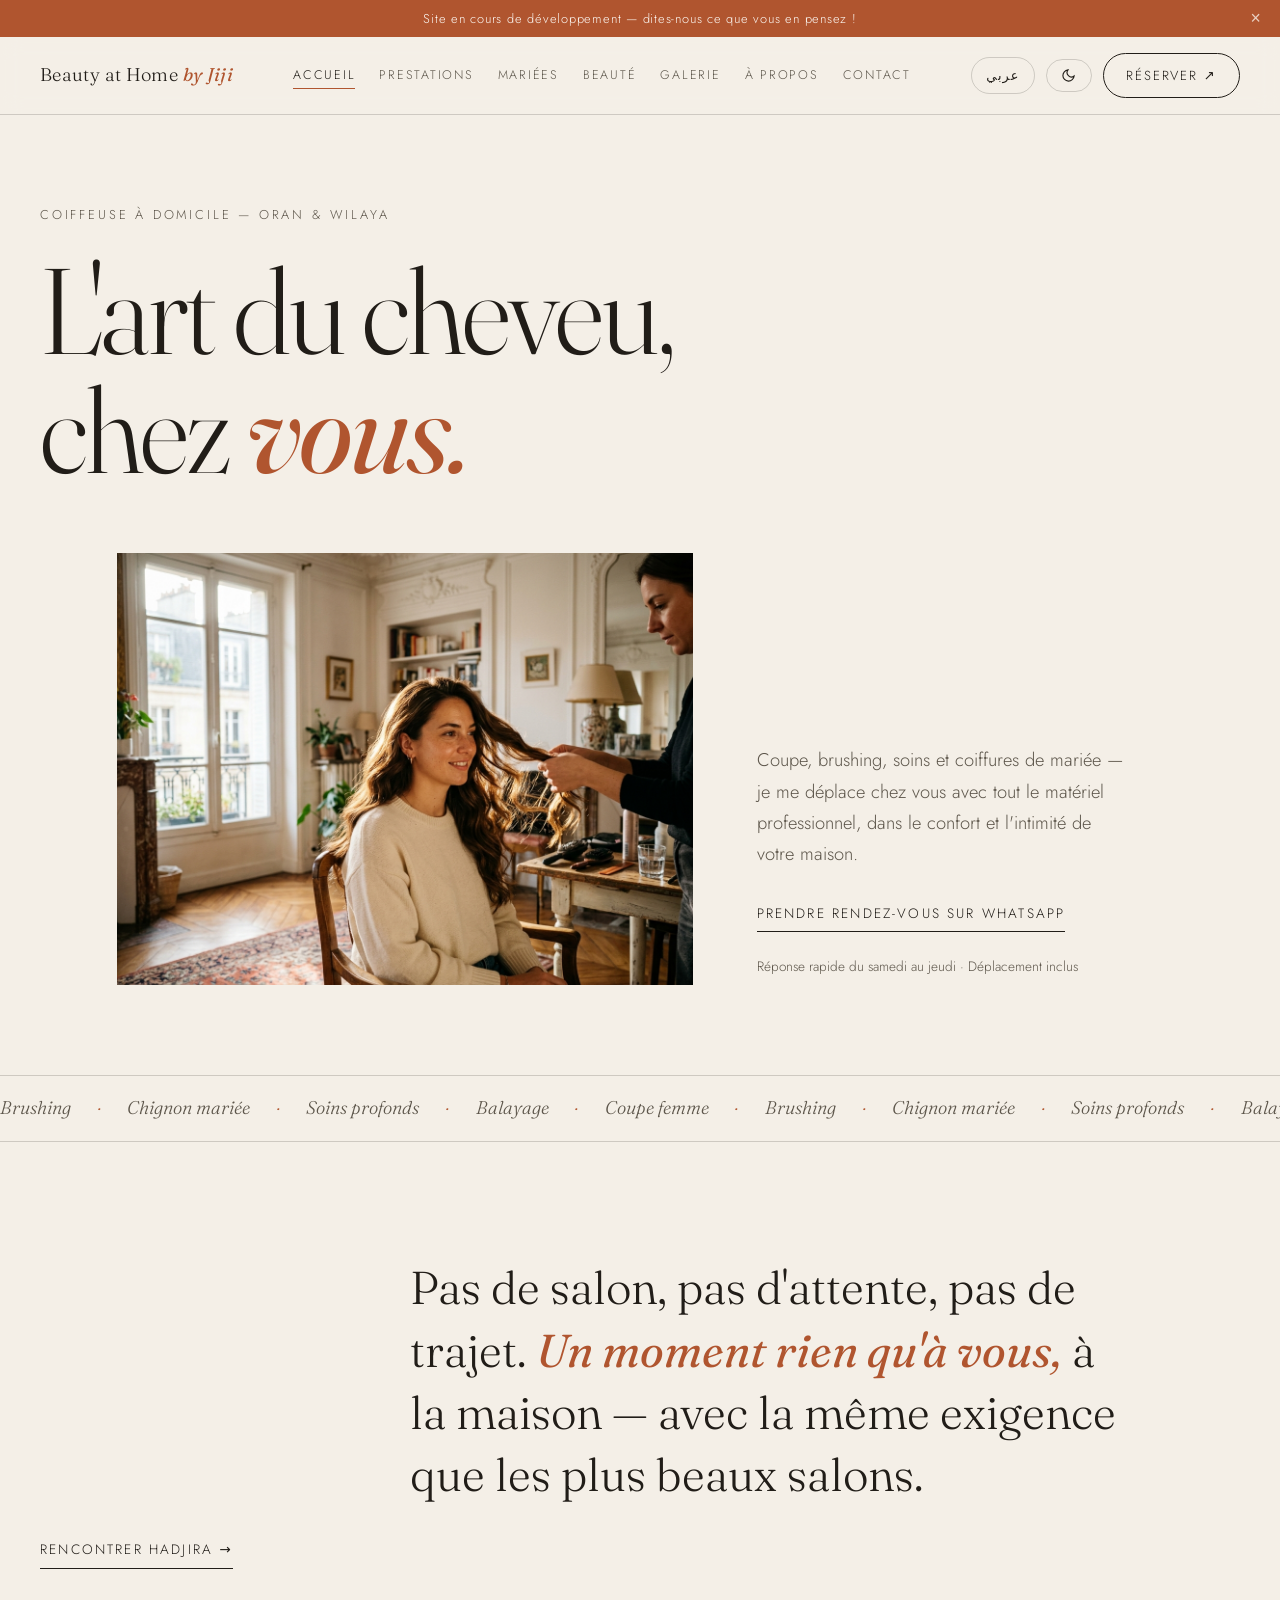
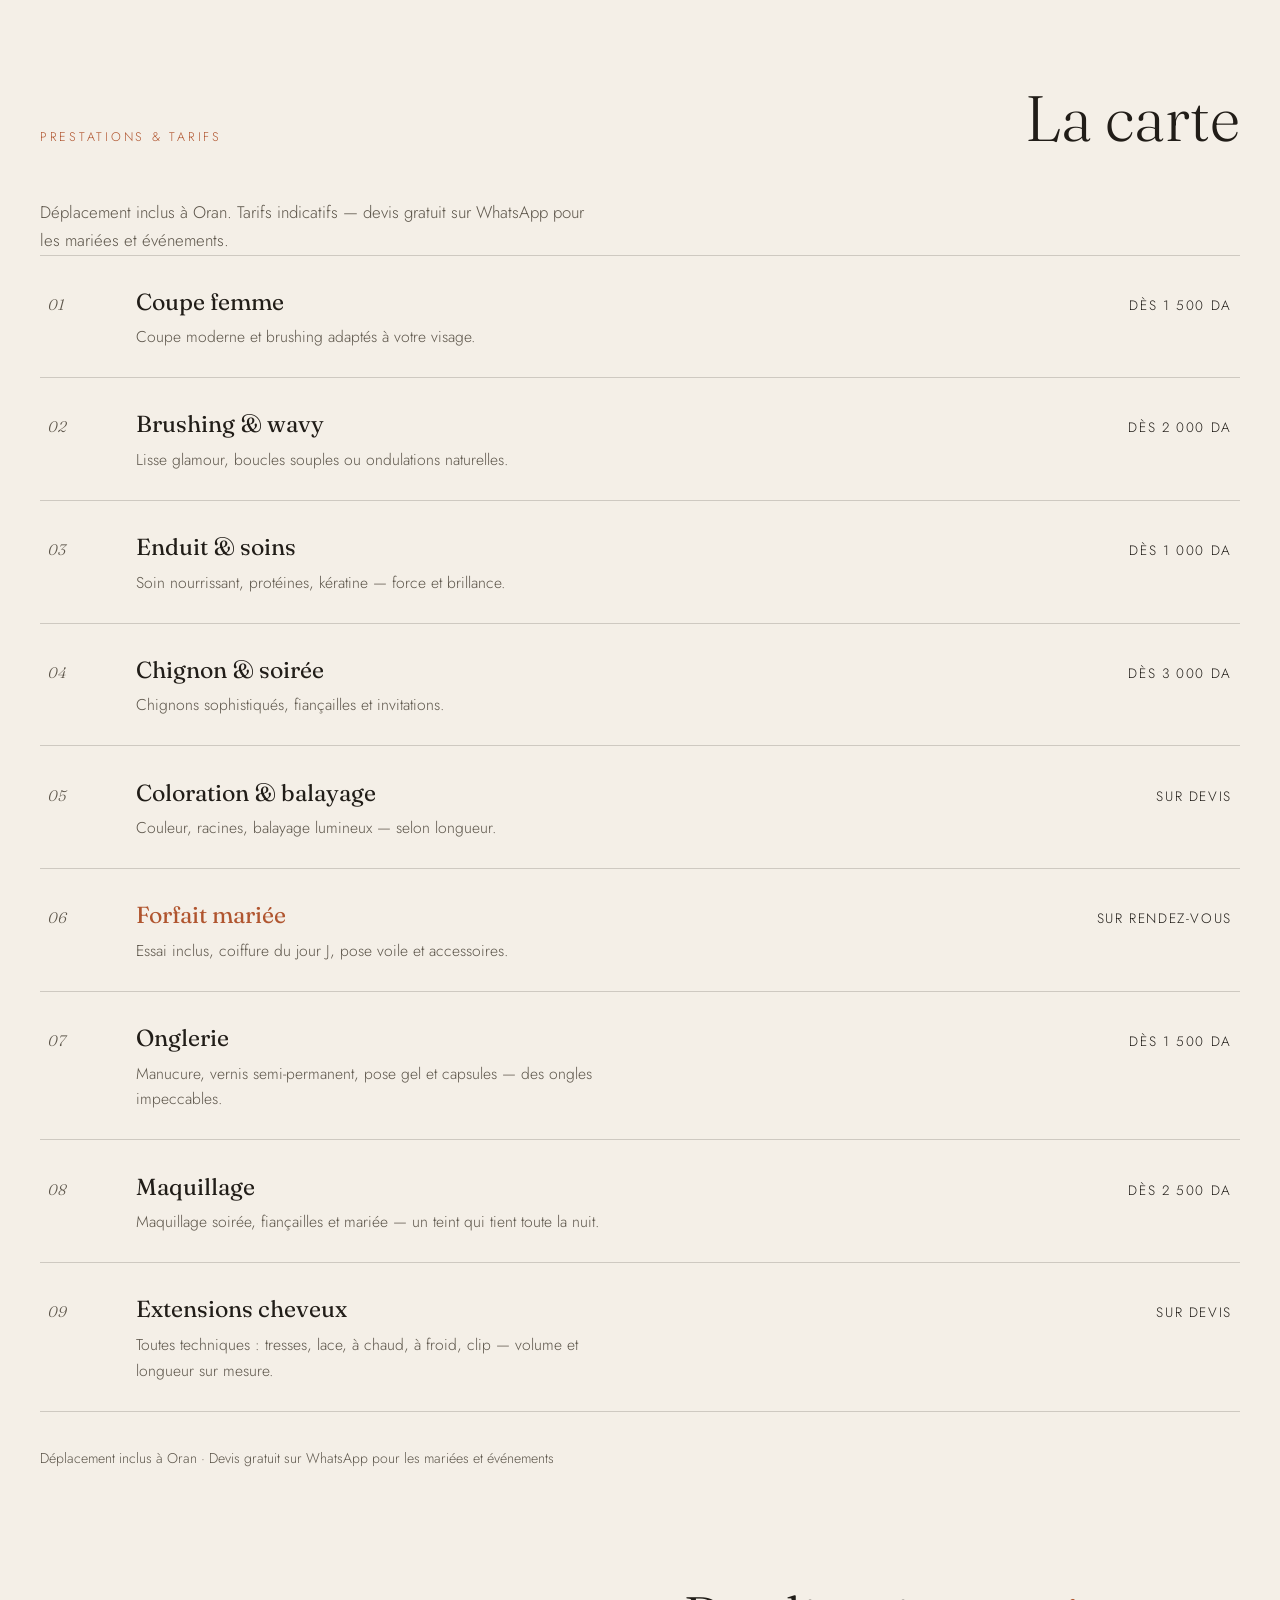
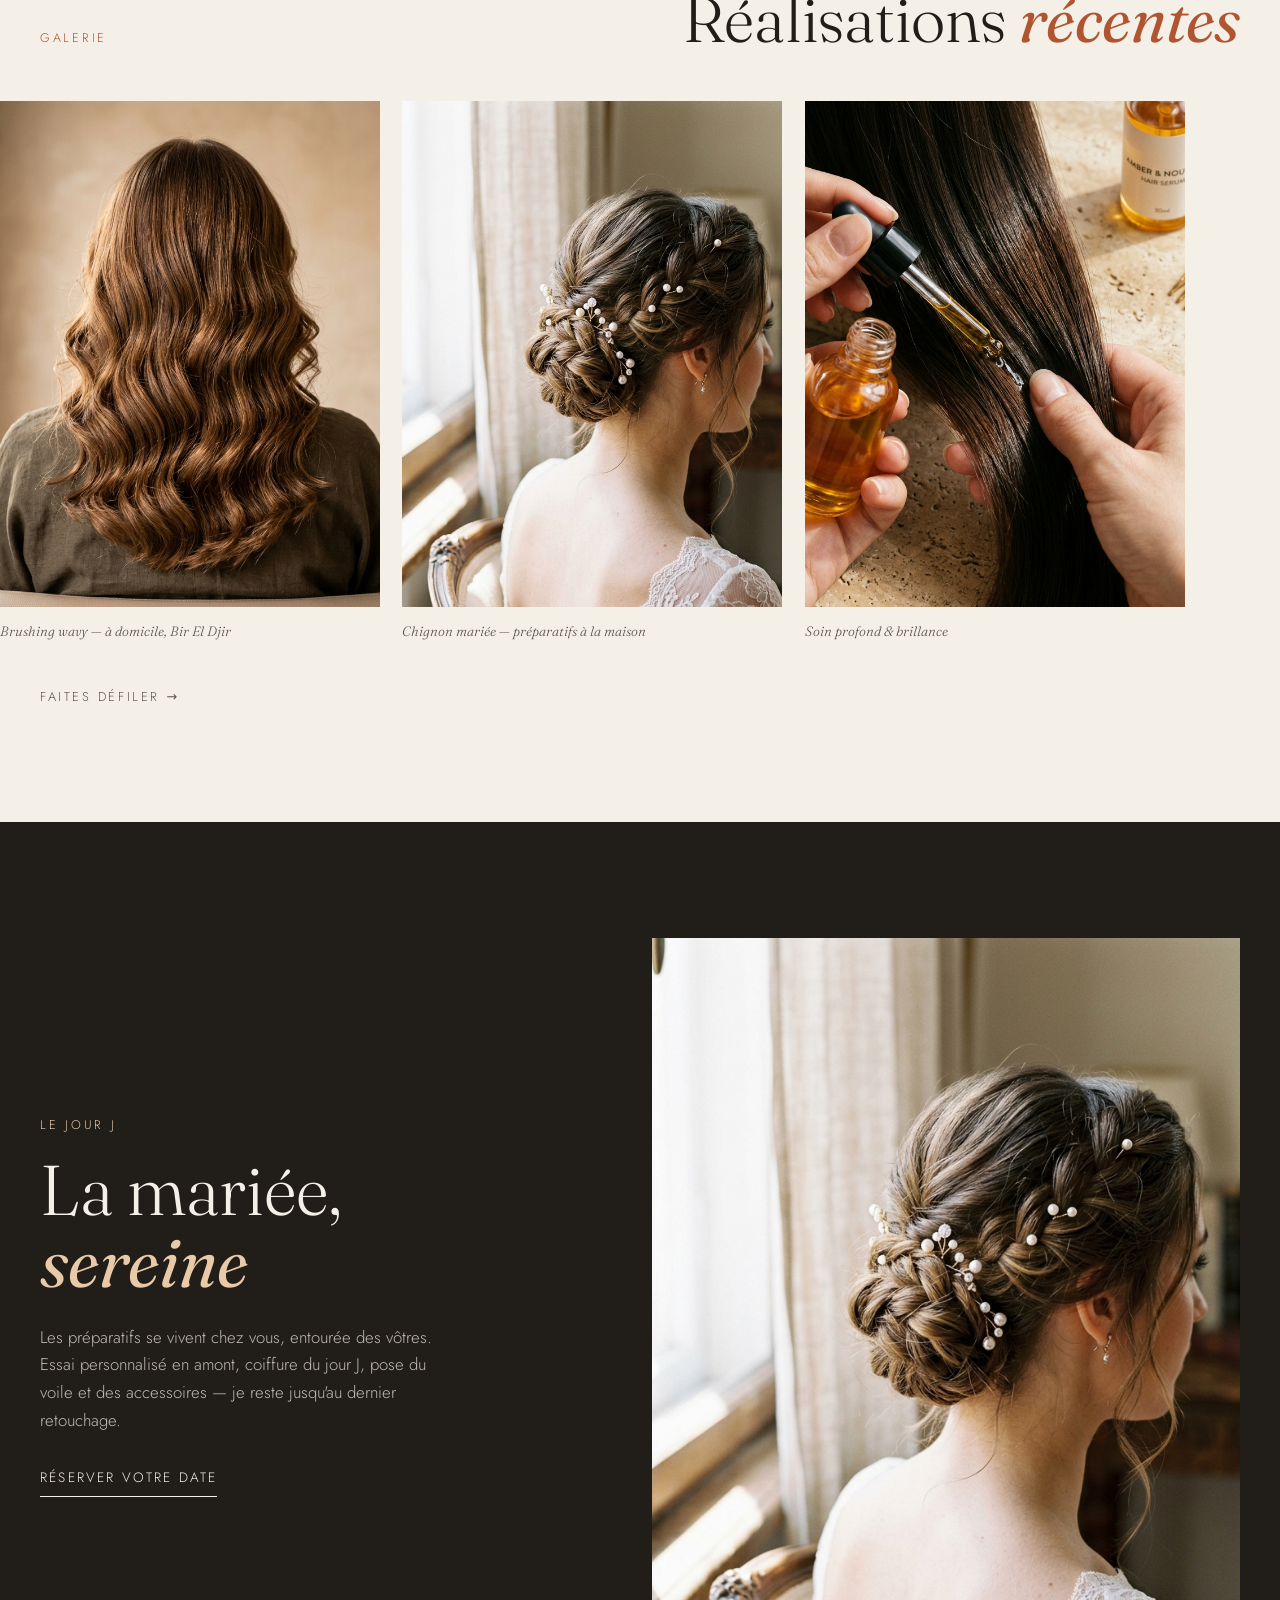
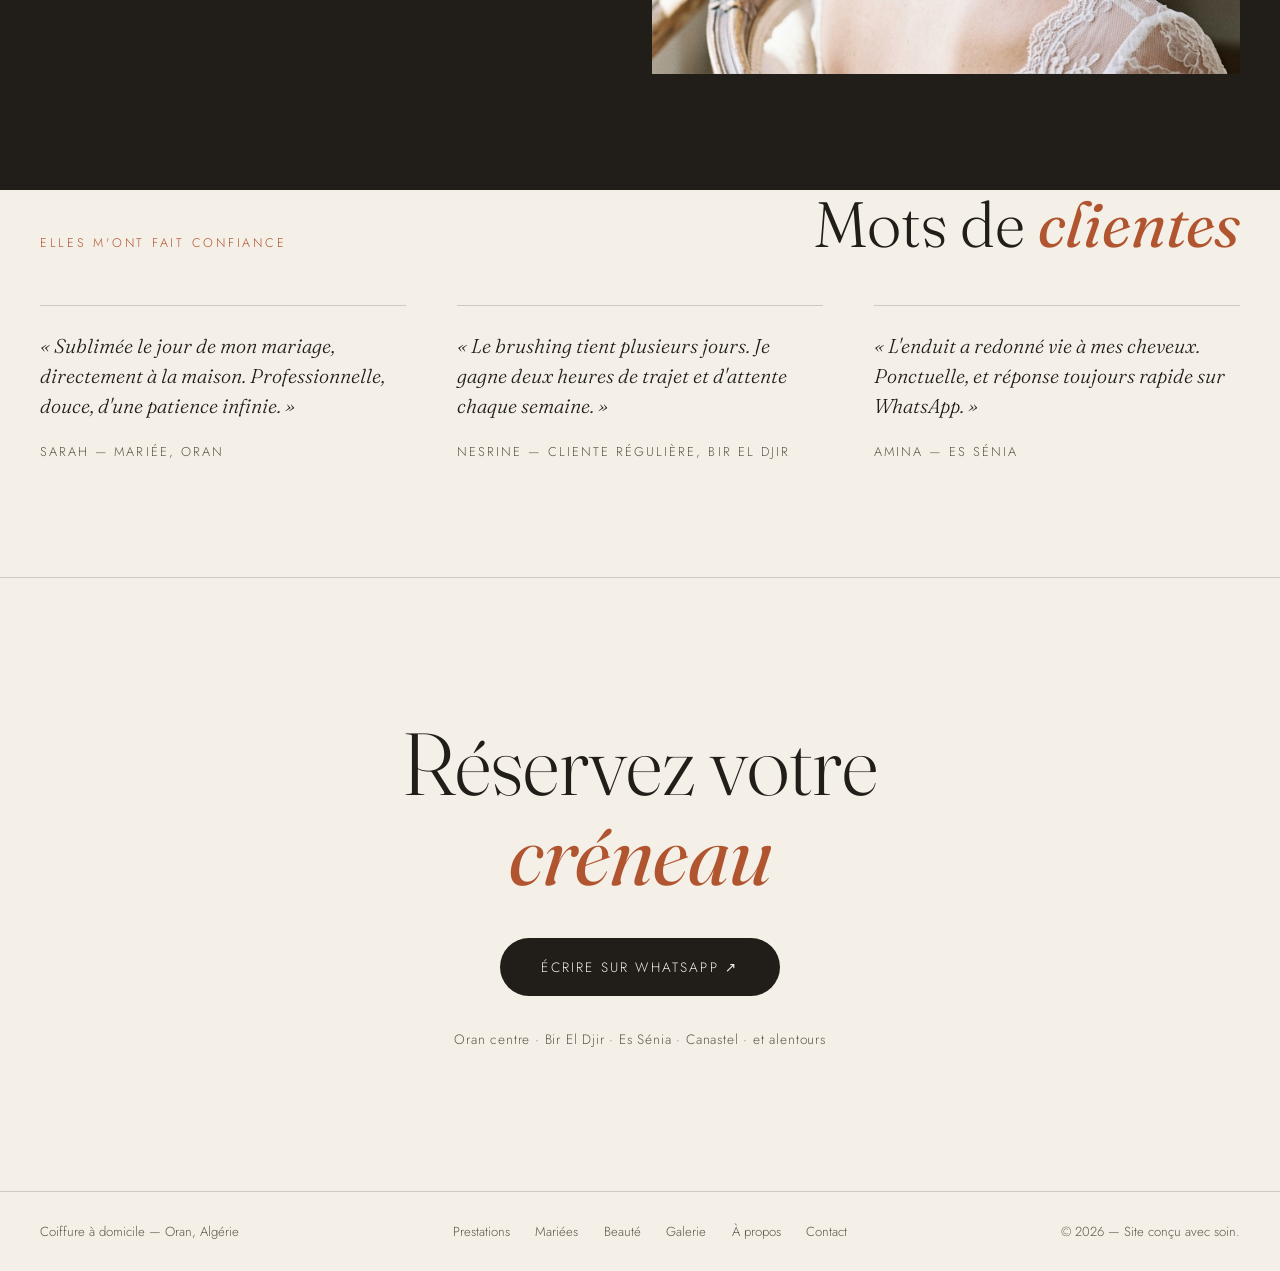
<file: site-v2/index.html>
<!DOCTYPE html>
<html lang="fr" dir="ltr" data-theme="light">
<head>
  <meta charset="UTF-8">
  <meta name="viewport" content="width=device-width, initial-scale=1.0">
  <title>Coiffeuse à Domicile à Oran — Coupe, Brushing, Mariées | Réservation WhatsApp</title>
  <meta name="description" content="Coiffeuse professionnelle à domicile à Oran : coupe, brushing, soins, chignons et coiffures de mariée. Je me déplace chez vous. Réservation simple par WhatsApp.">
  <link rel="canonical" href="/">
  <meta property="og:title" content="Coiffeuse à Domicile à Oran — Beauty at Home by Jiji">
  <meta property="og:description" content="Coupe, brushing, soins et coiffures de mariée à domicile à Oran. Réservation simple par WhatsApp.">
  <meta property="og:type" content="website">
  <meta property="og:image" content="assets/hero.jpg">
  <link rel="icon" href="assets/favicon.svg" type="image/svg+xml">

  <link rel="preconnect" href="https://fonts.googleapis.com">
  <link rel="preconnect" href="https://fonts.gstatic.com" crossorigin>
  <link href="https://fonts.googleapis.com/css2?family=Fraunces:ital,opsz,wght@0,9..144,300;0,9..144,400;0,9..144,500;1,9..144,300;1,9..144,400&family=Jost:wght@300;400;500&family=Tajawal:wght@300;400;500;700&display=swap" rel="stylesheet">
  <link rel="stylesheet" href="css/style.css">

  <script>
    // Anti-FOUC : applique thème et langue avant le premier rendu
    (function () {
      try {
        var t = localStorage.getItem('coiffure_theme') ||
          (window.matchMedia && window.matchMedia('(prefers-color-scheme: dark)').matches ? 'dark' : 'light');
        document.documentElement.setAttribute('data-theme', t);
        var l = localStorage.getItem('coiffure_lang') || 'fr';
        document.documentElement.setAttribute('lang', l);
        document.documentElement.setAttribute('dir', l === 'ar' ? 'rtl' : 'ltr');
      } catch (e) {}
    })();
  </script>

  <script type="application/ld+json">
  {
    "@context": "https://schema.org",
    "@type": "HairSalon",
    "name": "Beauty at Home by Jiji — Coiffure à domicile Oran",
    "description": "Coiffure à domicile à Oran : coupe, brushing, soins, chignons, mariées.",
    "url": "https://beautyathome.dz/",
    "areaServed": ["Oran", "Bir El Djir", "Es Sénia", "Canastel", "Algérie"],
    "availableLanguage": ["fr", "ar"],
    "priceRange": "1000-10000 DZD"
  }
  </script>
<!-- Cloudflare Web Analytics --><script type='module' src='https://static.cloudflareinsights.com/beacon.min.js' data-cf-beacon='{"token": "559ef51a2101406b910be0c7dbbb8beb"}'></script><!-- End Cloudflare Web Analytics -->
</head>
<body data-page="accueil">
  <div class="dev-banner" id="dev-banner">
    <span class="dev-banner-text" data-i18n="banner_dev">Site en cours de développement — dites-nous ce que vous en pensez !</span>
    <button class="dev-banner-close" data-i18n-aria="banner_close" aria-label="Fermer le bandeau">×</button>
  </div>


  <header class="header">
    <div class="header-inner">
      <a class="brand" href="index.html" data-i18n="brand_name">Beauty at Home <em>by Jiji</em></a>
      <nav class="nav" aria-label="Navigation principale">
        <a href="index.html" aria-current="page" data-i18n="nav_accueil">Accueil</a>
        <a href="prestations.html" data-i18n="nav_prestations">Prestations</a>
        <a href="mariee.html" data-i18n="nav_mariee">Mariées</a>
        <a href="beaute.html" data-i18n="nav_beaute">Beauté</a>
        <a href="galerie.html" data-i18n="nav_galerie">Galerie</a>
        <a href="apropos.html" data-i18n="nav_apropos">À propos</a>
        <a href="contact.html" data-i18n="nav_contact">Contact</a>
      </nav>
      <div class="header-controls">
        <button class="ctrl-btn" id="lang-toggle" aria-label="التبديل إلى العربية">
          <span class="lang-label">عربي</span>
        </button>
        <button class="ctrl-btn" id="theme-toggle" aria-label="Activer le mode sombre">
          <svg class="icon-sun" viewBox="0 0 24 24" fill="none" stroke="currentColor" stroke-width="1.8" stroke-linecap="round" aria-hidden="true"><circle cx="12" cy="12" r="4.5"/><path d="M12 2v2.5M12 19.5V22M4.9 4.9l1.8 1.8M17.3 17.3l1.8 1.8M2 12h2.5M19.5 12H22M4.9 19.1l1.8-1.8M17.3 6.7l1.8-1.8"/></svg>
          <svg class="icon-moon" viewBox="0 0 24 24" fill="none" stroke="currentColor" stroke-width="1.8" stroke-linecap="round" aria-hidden="true"><path d="M21 12.8A9 9 0 1 1 11.2 3 7 7 0 0 0 21 12.8z"/></svg>
        </button>
        <a class="header-cta" data-wa data-i18n="btn_header_wa">Réserver ↗</a>
        <button class="nav-toggle" id="nav-toggle" aria-label="Ouvrir le menu" aria-expanded="false">
          <span></span><span></span><span></span>
        </button>
      </div>
    </div>
  </header>

  <nav class="mobile-menu" id="mobile-menu" aria-label="Menu mobile">
    <a href="index.html" data-i18n="nav_accueil">Accueil</a>
    <a href="prestations.html" data-i18n="nav_prestations">Prestations</a>
    <a href="mariee.html" data-i18n="nav_mariee">Mariées</a>
    <a href="beaute.html" data-i18n="nav_beaute">Beauté</a>
    <a href="galerie.html" data-i18n="nav_galerie">Galerie</a>
    <a href="contact.html" data-i18n="nav_contact">Contact</a>
    <a href="apropos.html" data-i18n="nav_apropos">À propos</a>
    <p class="menu-note" data-i18n="contact_zones">Oran centre · Bir El Djir · Es Sénia · Canastel · et alentours</p>
  </nav>

  <main>
    <!-- Hero éditorial -->
    <section class="hero">
      <p class="kicker reveal" data-i18n="kicker">Coiffeuse à domicile — Oran &amp; wilaya</p>
      <h1 class="hero-title reveal" data-i18n="hero_title">
        <span class="line">L'art du cheveu,</span>
        <span class="line">chez <em>vous.</em></span>
      </h1>
      <div class="hero-row reveal">
        <figure class="hero-figure">
          <img src="assets/hero.jpg" alt="Séance de coiffure à domicile à Oran" fetchpriority="high">
        </figure>
        <div class="hero-aside">
          <p class="lead" data-i18n="hero_sub">Coupe, brushing, soins et coiffures de mariée — je me déplace chez vous avec tout le matériel professionnel, dans le confort et l'intimité de votre maison.</p>
          <a class="btn-line" data-wa data-i18n="hero_cta_wa">Prendre rendez-vous sur WhatsApp</a>
          <p class="hero-note" data-i18n="hero_note">Réponse rapide du samedi au jeudi · Déplacement inclus</p>
        </div>
      </div>
    </section>

    <!-- Bandeau défilant -->
    <div class="marquee" aria-hidden="true">
      <div class="marquee-track">
        <span data-i18n="mq_1">Brushing</span><span class="dot">·</span><span data-i18n="mq_2">Chignon mariée</span><span class="dot">·</span><span data-i18n="mq_3">Soins profonds</span><span class="dot">·</span><span data-i18n="mq_4">Balayage</span><span class="dot">·</span><span data-i18n="mq_5">Coupe femme</span><span class="dot">·</span>
        <span data-i18n="mq_1">Brushing</span><span class="dot">·</span><span data-i18n="mq_2">Chignon mariée</span><span class="dot">·</span><span data-i18n="mq_3">Soins profonds</span><span class="dot">·</span><span data-i18n="mq_4">Balayage</span><span class="dot">·</span><span data-i18n="mq_5">Coupe femme</span><span class="dot">·</span>
      </div>
    </div>

    <!-- Manifesto -->
    <section class="manifesto">
      <p class="reveal" data-i18n="manifesto_text">Pas de salon, pas d'attente, pas de trajet. <em>Un moment rien qu'à vous,</em> à la maison — avec la même exigence que les plus beaux salons.</p>
      <a class="btn-line reveal" href="apropos.html" data-i18n="manifesto_link">Rencontrer Hadjira →</a>
    </section>

    <!-- Prestations -->
    <section class="section" id="prestations">
      <div class="section-head reveal">
        <p class="label" data-i18n="label_prestations">Prestations &amp; tarifs</p>
        <h2 data-i18n="prest_head">La carte</h2>
      </div>
      <p class="section-sub reveal" data-i18n="prest_sub">Déplacement inclus à Oran. Tarifs indicatifs — devis gratuit sur WhatsApp pour les mariées et événements.</p>
      <ul class="menu">
        <li class="menu-row reveal">
          <span class="menu-num">01</span>
          <div class="menu-body"><h3 data-i18n="menu_1_t">Coupe femme</h3><p data-i18n="menu_1_d">Coupe moderne et brushing adaptés à votre visage.</p></div>
          <span class="menu-price" data-i18n="menu_1_p">dès 1 500 DA</span>
        </li>
        <li class="menu-row reveal">
          <span class="menu-num">02</span>
          <div class="menu-body"><h3 data-i18n="menu_2_t">Brushing &amp; wavy</h3><p data-i18n="menu_2_d">Lisse glamour, boucles souples ou ondulations naturelles.</p></div>
          <span class="menu-price" data-i18n="menu_2_p">dès 2 000 DA</span>
        </li>
        <li class="menu-row reveal">
          <span class="menu-num">03</span>
          <div class="menu-body"><h3 data-i18n="menu_3_t">Enduit &amp; soins</h3><p data-i18n="menu_3_d">Soin nourrissant, protéines, kératine — force et brillance.</p></div>
          <span class="menu-price" data-i18n="menu_3_p">dès 1 000 DA</span>
        </li>
        <li class="menu-row reveal">
          <span class="menu-num">04</span>
          <div class="menu-body"><h3 data-i18n="menu_4_t">Chignon &amp; soirée</h3><p data-i18n="menu_4_d">Chignons sophistiqués, fiançailles et invitations.</p></div>
          <span class="menu-price" data-i18n="menu_4_p">dès 3 000 DA</span>
        </li>
        <li class="menu-row reveal">
          <span class="menu-num">05</span>
          <div class="menu-body"><h3 data-i18n="menu_5_t">Coloration &amp; balayage</h3><p data-i18n="menu_5_d">Couleur, racines, balayage lumineux — selon longueur.</p></div>
          <span class="menu-price" data-i18n="menu_5_p">sur devis</span>
        </li>
        <li class="menu-row menu-row-accent reveal">
          <span class="menu-num">06</span>
          <div class="menu-body"><h3 data-i18n="menu_6_t">Forfait mariée</h3><p data-i18n="menu_6_d">Essai inclus, coiffure du jour J, pose voile et accessoires.</p></div>
          <span class="menu-price" data-i18n="menu_6_p">sur rendez-vous</span>
        </li>
        <li class="menu-row reveal">
          <span class="menu-num">07</span>
          <div class="menu-body"><h3 data-i18n="menu_7_t">Onglerie</h3><p data-i18n="menu_7_d">Manucure, vernis semi-permanent, pose gel et capsules — des ongles impeccables.</p></div>
          <span class="menu-price" data-i18n="menu_7_p">dès 1 500 DA</span>
        </li>
        <li class="menu-row reveal">
          <span class="menu-num">08</span>
          <div class="menu-body"><h3 data-i18n="menu_8_t">Maquillage</h3><p data-i18n="menu_8_d">Maquillage soirée, fiançailles et mariée — un teint qui tient toute la nuit.</p></div>
          <span class="menu-price" data-i18n="menu_8_p">dès 2 500 DA</span>
        </li>
        <li class="menu-row reveal">
          <span class="menu-num">09</span>
          <div class="menu-body"><h3 data-i18n="menu_9_t">Extensions cheveux</h3><p data-i18n="menu_9_d">Toutes techniques : tresses, lace, à chaud, à froid, clip — volume et longueur sur mesure.</p></div>
          <span class="menu-price" data-i18n="menu_9_p">sur devis</span>
        </li>
      </ul>
      <p class="section-foot reveal" data-i18n="prest_foot">Déplacement inclus à Oran · Devis gratuit sur WhatsApp pour les mariées et événements</p>
    </section>

    <!-- Galerie horizontale -->
    <section class="section section-gallery">
      <div class="section-head reveal">
        <p class="label" data-i18n="label_galerie">Galerie</p>
        <h2 data-i18n="gal_head">Réalisations <em>récentes</em></h2>
      </div>
      <div class="strip">
        <figure class="strip-item reveal">
          <img src="assets/galerie/01.jpg" alt="Brushing wavy souple et brillant" loading="lazy">
          <figcaption data-i18n="cap_1">Brushing wavy — à domicile, Bir El Djir</figcaption>
        </figure>
        <figure class="strip-item reveal">
          <img src="assets/galerie/02.jpg" alt="Chignon de mariée" loading="lazy">
          <figcaption data-i18n="cap_2">Chignon mariée — préparatifs à la maison</figcaption>
        </figure>
        <figure class="strip-item reveal">
          <img src="assets/galerie/03.jpg" alt="Soin capillaire profond" loading="lazy">
          <figcaption data-i18n="cap_3">Soin profond &amp; brillance</figcaption>
        </figure>
        <figure class="strip-item reveal">
          <img src="assets/galerie/05.jpg" alt="Ondulé glamour de soirée" loading="lazy">
          <figcaption data-i18n="cap_4">Ondulé glamour — soirée</figcaption>
        </figure>
        <figure class="strip-item reveal">
          <img src="assets/galerie/06.jpg" alt="Balayage miel" loading="lazy">
          <figcaption data-i18n="cap_5">Balayage miel</figcaption>
        </figure>
      </div>
      <p class="strip-hint reveal" data-i18n="strip_hint">Faites défiler →</p>
    </section>

    <!-- Mariée -->
    <section class="mariee">
      <div class="mariee-inner">
        <div class="mariee-text reveal">
          <p class="label" data-i18n="label_mariee">Le jour J</p>
          <h2 data-i18n="mariee_head">La mariée,<br><em>sereine</em></h2>
          <p data-i18n="mariee_text">Les préparatifs se vivent chez vous, entourée des vôtres. Essai personnalisé en amont, coiffure du jour J, pose du voile et des accessoires — je reste jusqu'au dernier retouchage.</p>
          <a class="btn-line btn-line-light" href="mariee.html" data-i18n="mariee_cta">Réserver votre date</a>
        </div>
        <figure class="mariee-figure reveal">
          <img src="assets/galerie/02.jpg" alt="Coiffure de mariée réalisée à domicile" loading="lazy">
        </figure>
      </div>
    </section>

    <!-- Avis -->
    <section class="section">
      <div class="section-head reveal">
        <p class="label" data-i18n="label_avis">Elles m'ont fait confiance</p>
        <h2 data-i18n="avis_head">Mots de <em>clientes</em></h2>
      </div>
      <div class="quotes">
        <blockquote class="quote reveal">
          <p data-i18n="avis_1_q">« Sublimée le jour de mon mariage, directement à la maison. Professionnelle, douce, d'une patience infinie. »</p>
          <footer data-i18n="avis_1_a">Sarah — mariée, Oran</footer>
        </blockquote>
        <blockquote class="quote reveal">
          <p data-i18n="avis_2_q">« Le brushing tient plusieurs jours. Je gagne deux heures de trajet et d'attente chaque semaine. »</p>
          <footer data-i18n="avis_2_a">Nesrine — cliente régulière, Bir El Djir</footer>
        </blockquote>
        <blockquote class="quote reveal">
          <p data-i18n="avis_3_q">« L'enduit a redonné vie à mes cheveux. Ponctuelle, et réponse toujours rapide sur WhatsApp. »</p>
          <footer data-i18n="avis_3_a">Amina — Es Sénia</footer>
        </blockquote>
      </div>
    </section>

    <!-- Contact -->
    <section class="contact">
      <h2 class="contact-title reveal" data-i18n="contact_title">Réservez votre<br><em>créneau</em></h2>
      <a class="btn-solid reveal" data-wa data-i18n="contact_btn">Écrire sur WhatsApp ↗</a>
      <p class="contact-zones reveal" data-i18n="contact_zones">Oran centre · Bir El Djir · Es Sénia · Canastel · et alentours</p>
    </section>
  </main>

  <footer class="footer">
    <div class="footer-inner">
      <span data-i18n="footer_text">Coiffure à domicile — Oran, Algérie</span>
      <nav class="footer-nav" aria-label="Navigation pied de page">
        <a href="prestations.html" data-i18n="nav_prestations">Prestations</a>
        <a href="mariee.html" data-i18n="nav_mariee">Mariées</a>
        <a href="beaute.html" data-i18n="nav_beaute">Beauté</a>
        <a href="galerie.html" data-i18n="nav_galerie">Galerie</a>
        <a href="apropos.html" data-i18n="nav_apropos">À propos</a>
        <a href="contact.html" data-i18n="nav_contact">Contact</a>
      </nav>
      <span data-i18n="footer_small">© 2026 — Site conçu avec soin.</span>
    </div>
  </footer>

  <script src="js/main.js"></script>
</body>
</html>
</file>
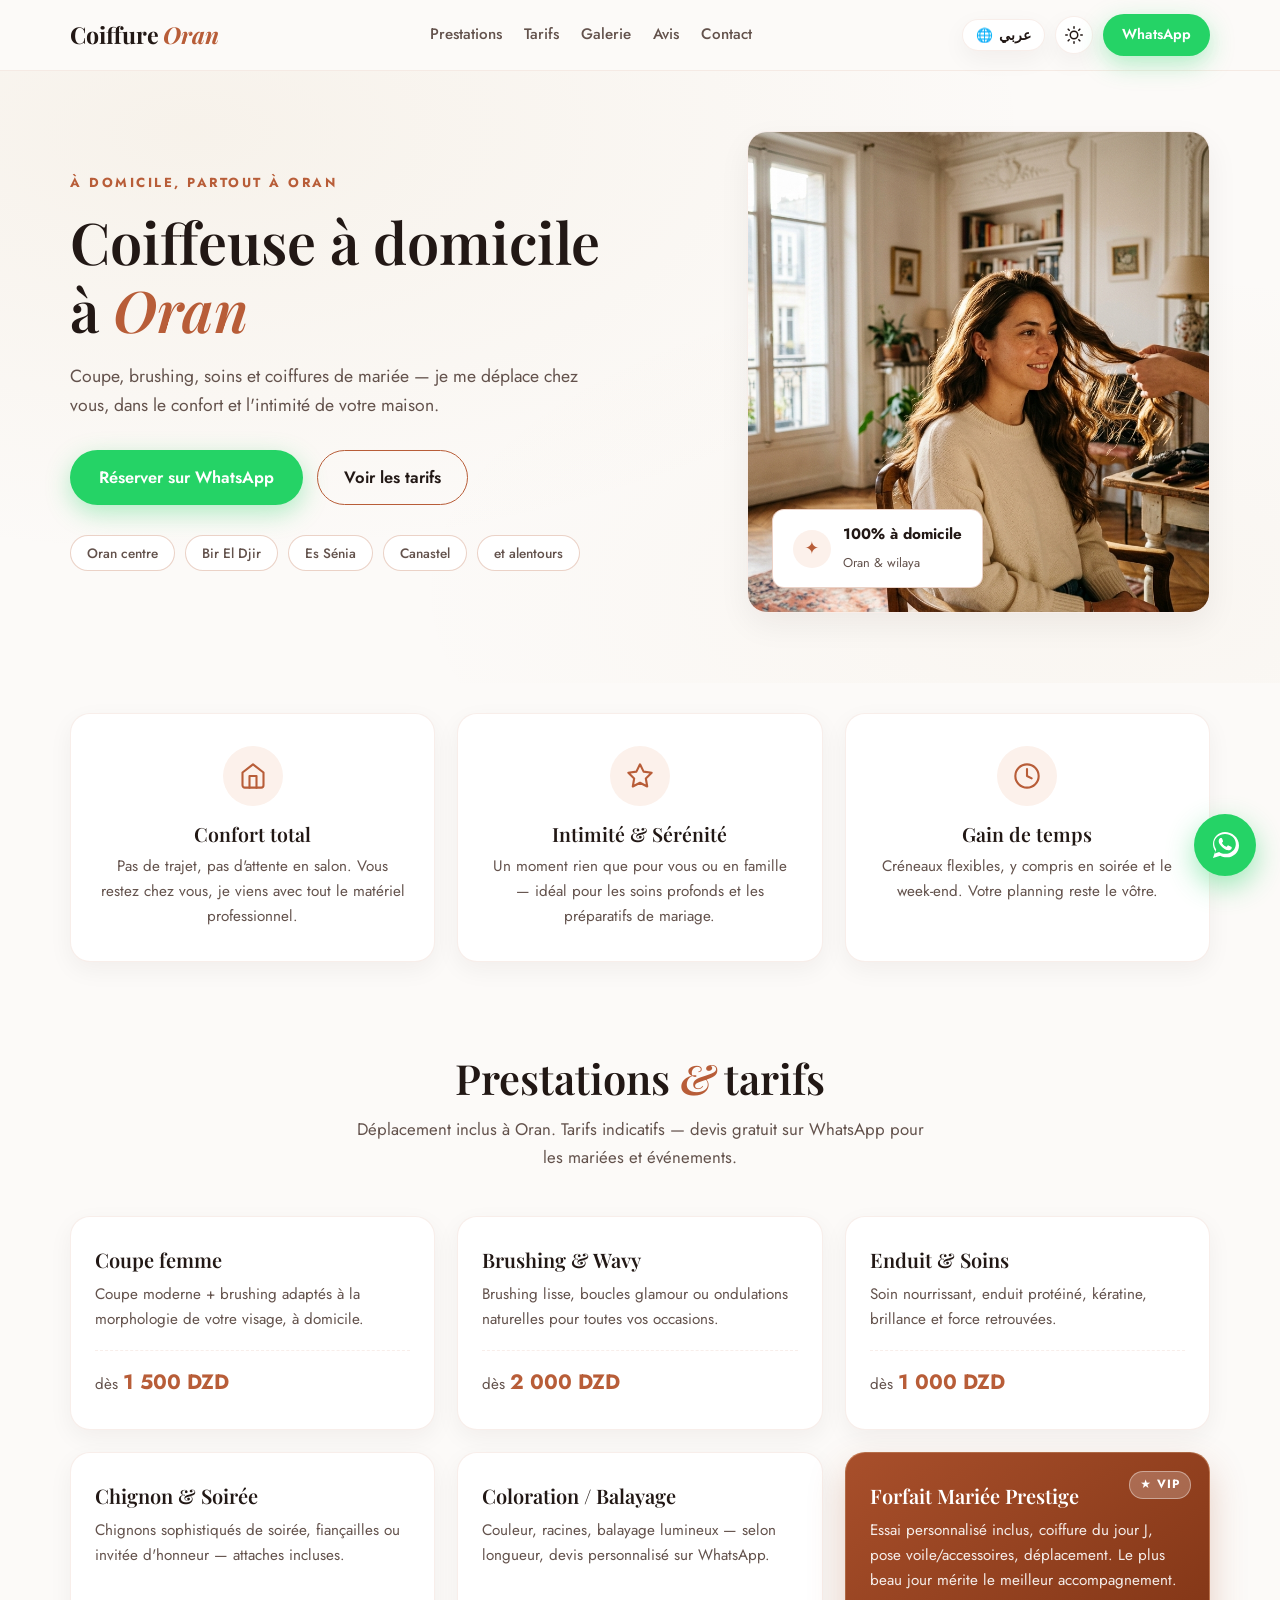
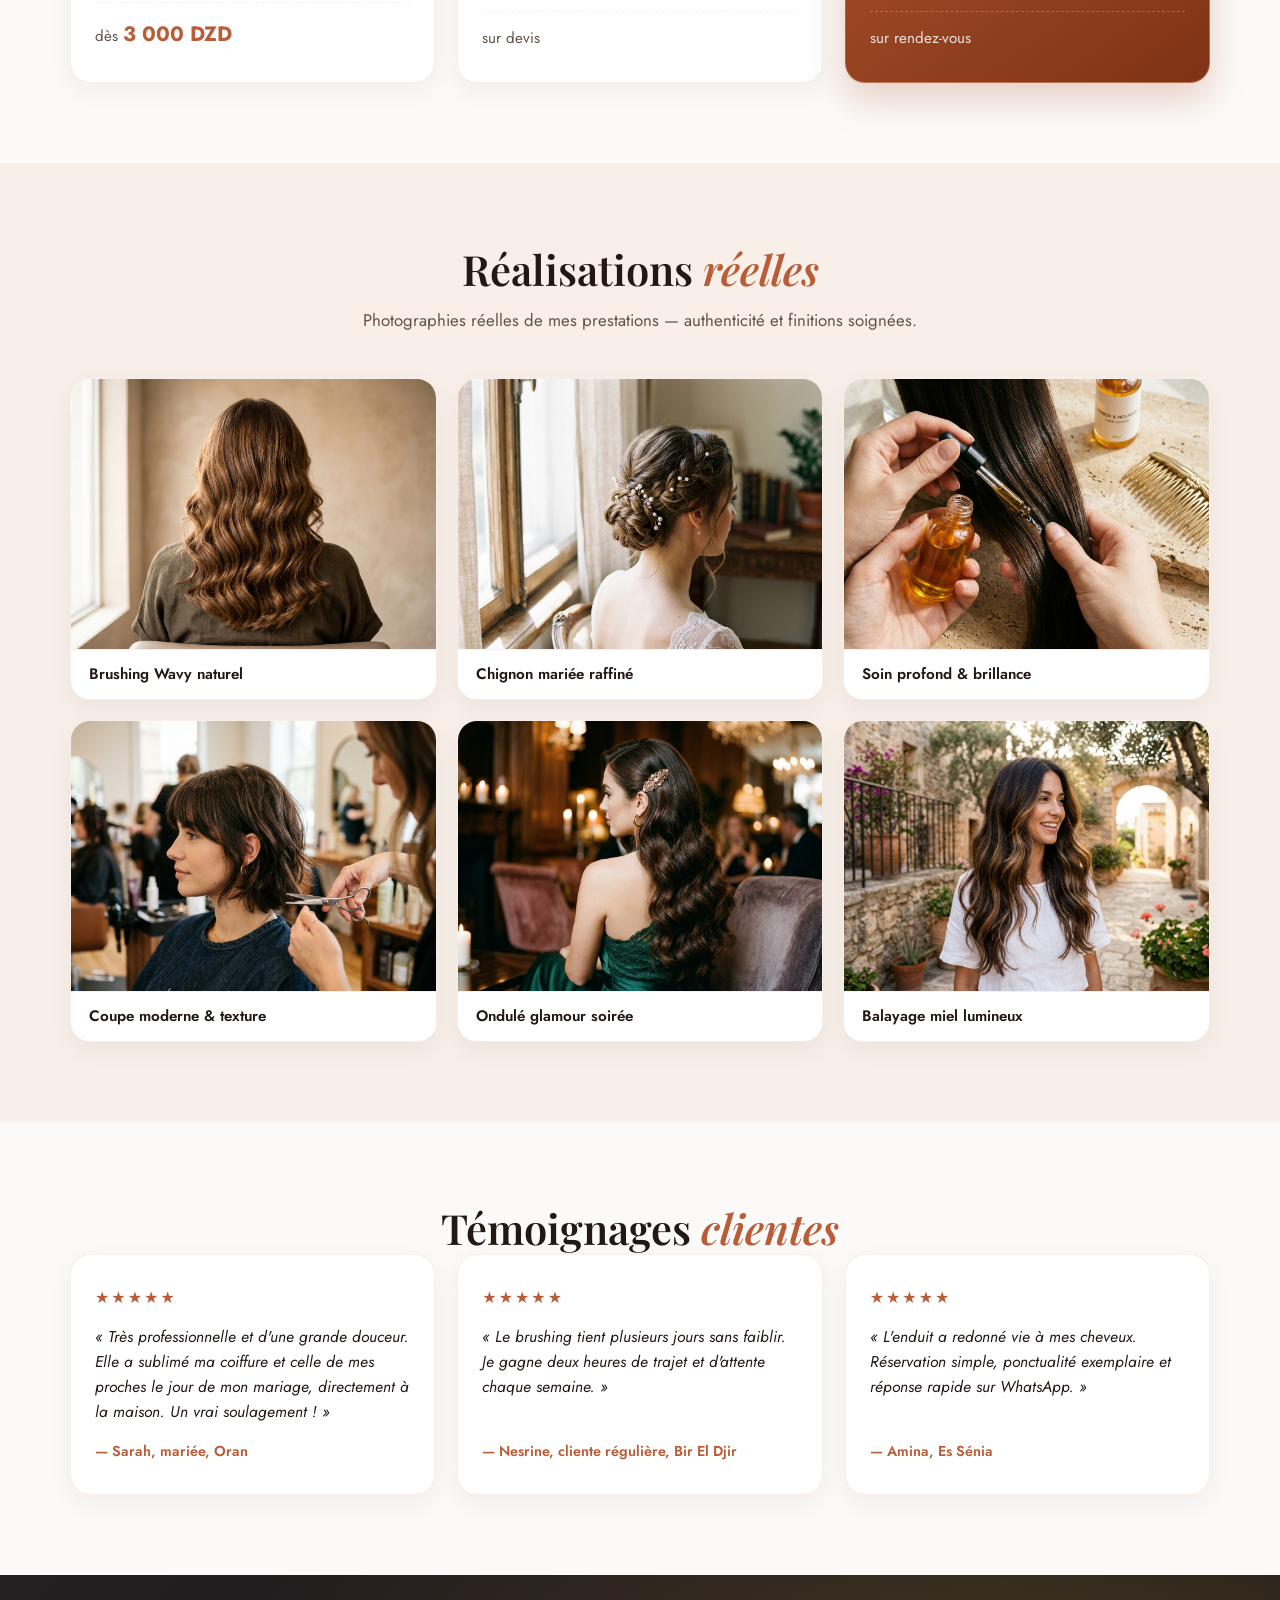
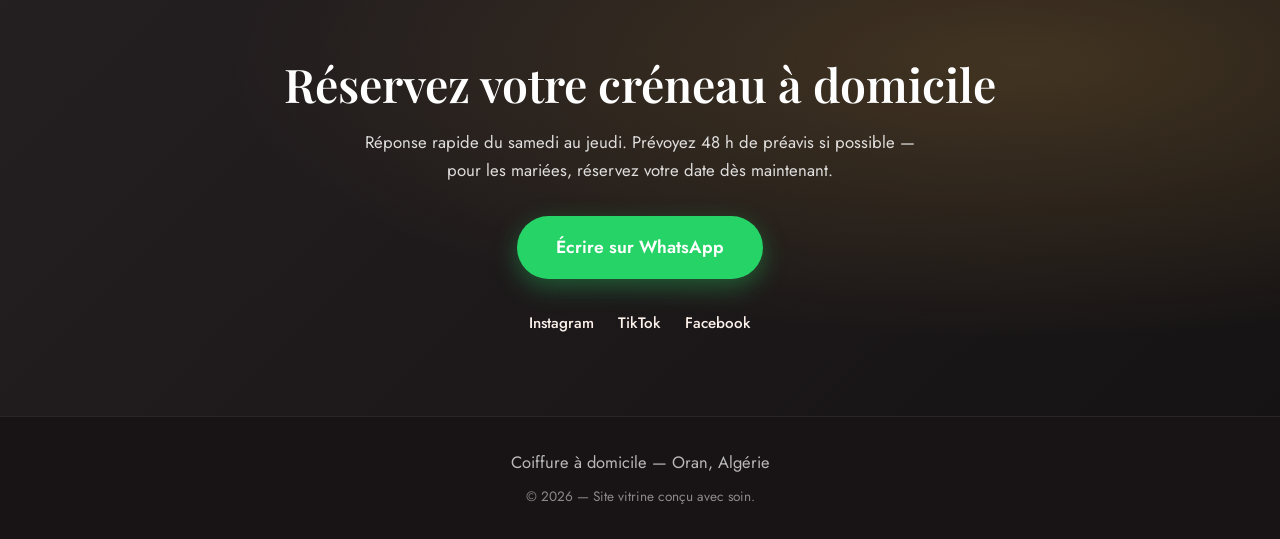
<file: site/index.html>
<!DOCTYPE html>
<html lang="fr" dir="ltr" data-theme="light">
<head>
  <meta charset="UTF-8">
  <meta name="viewport" content="width=device-width, initial-scale=1.0">
  <title>Coiffeuse à Domicile à Oran — Coupe, Brushing, Mariées | Réservation WhatsApp</title>
  <meta name="description" content="Coiffeuse professionnelle à domicile à Oran : coupe, brushing, soins, chignons et coiffures de mariée. Je me déplace chez vous. Réservation simple par WhatsApp.">
  <meta property="og:title" content="Coiffeuse à Domicile à Oran — Beauté & Coiffure">
  <meta property="og:description" content="Coupe, brushing, soins, chignons et coiffures de mariée à domicile à Oran. Réservation simple par WhatsApp.">
  <meta property="og:type" content="website">
  <link rel="icon" href="assets/favicon.svg" type="image/svg+xml">

  <!-- Polices Google : Jost, Playfair Display & Tajawal (Arabe moderne) -->
  <link rel="preconnect" href="https://fonts.googleapis.com">
  <link rel="preconnect" href="https://fonts.gstatic.com" crossorigin>
  <link href="https://fonts.googleapis.com/css2?family=Jost:wght@300;400;500;600;700&family=Playfair+Display:ital,wght@0,500;0,600;0,700;1,500;1,600&family=Tajawal:wght@400;500;700;800&display=swap" rel="stylesheet">
  
  <link rel="stylesheet" href="css/style.css">

  <!-- Script anti-FOUC (exécuté avant l'affichage du DOM pour éviter tout scintillement de thème ou de langue) -->
  <script>
    (function() {
      try {
        var savedTheme = localStorage.getItem('coiffure_theme');
        var prefersDark = window.matchMedia && window.matchMedia('(prefers-color-scheme: dark)').matches;
        if (savedTheme === 'dark' || (!savedTheme && prefersDark)) {
          document.documentElement.setAttribute('data-theme', 'dark');
        } else {
          document.documentElement.setAttribute('data-theme', 'light');
        }

        var savedLang = localStorage.getItem('coiffure_lang') || 'fr';
        document.documentElement.setAttribute('lang', savedLang);
        if (savedLang === 'ar') {
          document.documentElement.setAttribute('dir', 'rtl');
        } else {
          document.documentElement.setAttribute('dir', 'ltr');
        }
      } catch (e) {}
    })();
  </script>

  <script type="application/ld+json">
  {
    "@context": "https://schema.org",
    "@type": "HairSalon",
    "name": "Coiffeuse à domicile — Oran",
    "description": "Coiffure à domicile à Oran : coupe, brushing, soins, chignons, mariées.",
    "areaServed": ["Oran", "Bir El Djir", "Es Sénia", "Canastel", "Algérie"],
    "availableLanguage": ["fr", "ar"],
    "priceRange": "1000-10000 DZD"
  }
  </script>
</head>
<body>

  <!-- ========== Header ========== -->
  <header class="header">
    <div class="container header-inner">
      <a href="#accueil" class="brand" data-i18n="brand_name">Coiffure <span>Oran</span></a>
      
      <nav class="nav" id="nav">
        <a href="#prestations" data-i18n="nav_prestations">Prestations</a>
        <a href="#tarifs" data-i18n="nav_tarifs">Tarifs</a>
        <a href="#galerie" data-i18n="nav_galerie">Galerie</a>
        <a href="#avis" data-i18n="nav_avis">Avis</a>
        <a href="#contact" data-i18n="nav_contact">Contact</a>
      </nav>

      <div class="header-controls">
        <!-- Bouton Langue (FR / Arabe) -->
        <button class="ctrl-btn lang-toggle-btn" id="lang-toggle" aria-label="التحويل إلى العربية">
          <span class="lang-icon" aria-hidden="true">🌐</span>
          <span class="lang-label">عربي</span>
        </button>

        <!-- Bouton Thème (Dark / Light Mode) -->
        <button class="ctrl-btn theme-toggle-btn" id="theme-toggle" aria-label="Activer le mode sombre">
          <!-- Icône Soleil (affichée en mode clair) -->
          <svg class="icon-sun" width="18" height="18" viewBox="0 0 24 24" fill="none" stroke="currentColor" stroke-width="2" stroke-linecap="round" stroke-linejoin="round" aria-hidden="true">
            <circle cx="12" cy="12" r="5"></circle>
            <line x1="12" y1="1" x2="12" y2="3"></line>
            <line x1="12" y1="21" x2="12" y2="23"></line>
            <line x1="4.22" y1="4.22" x2="5.64" y2="5.64"></line>
            <line x1="18.36" y1="18.36" x2="19.78" y2="19.78"></line>
            <line x1="1" y1="12" x2="3" y2="12"></line>
            <line x1="21" y1="12" x2="23" y2="12"></line>
            <line x1="4.22" y1="19.78" x2="5.64" y2="18.36"></line>
            <line x1="18.36" y1="5.64" x2="19.78" y2="4.22"></line>
          </svg>
          <!-- Icône Lune (affichée en mode sombre) -->
          <svg class="icon-moon" width="18" height="18" viewBox="0 0 24 24" fill="none" stroke="currentColor" stroke-width="2" stroke-linecap="round" stroke-linejoin="round" aria-hidden="true">
            <path d="M21 12.79A9 9 0 1 1 11.21 3 7 7 0 0 0 21 12.79z"></path>
          </svg>
        </button>

        <!-- WhatsApp Header -->
        <a class="btn btn-primary btn-header" data-wa data-i18n="btn_header_wa">WhatsApp</a>

        <!-- Menu Mobile Toggle -->
        <button class="nav-toggle" id="nav-toggle" aria-label="Menu" aria-expanded="false">☰</button>
      </div>
    </div>
  </header>

  <main>
    <!-- ========== Hero Section ========== -->
    <section id="accueil" class="hero">
      <div class="container hero-grid">
        <div class="hero-content">
          <p class="hero-kicker" data-i18n="hero_kicker">À domicile, partout à Oran</p>
          <h1 data-i18n="hero_title">Coiffeuse à domicile<br>à <em>Oran</em></h1>
          <p class="hero-sub" data-i18n="hero_sub">
            Coupe, brushing, soins et coiffures de mariée — je me déplace chez vous,
            dans le confort et l'intimité de votre maison.
          </p>
          <div class="hero-actions">
            <a class="btn btn-primary" data-wa data-i18n="hero_cta_wa">Réserver sur WhatsApp</a>
            <a class="btn btn-ghost" href="#tarifs" data-i18n="hero_cta_tarifs">Voir les tarifs</a>
          </div>
          <ul class="zones">
            <li data-i18n="zone_1">Oran centre</li>
            <li data-i18n="zone_2">Bir El Djir</li>
            <li data-i18n="zone_3">Es Sénia</li>
            <li data-i18n="zone_4">Canastel</li>
            <li data-i18n="zone_5">et alentours</li>
          </ul>
        </div>

        <div class="hero-visual">
          <div class="hero-card">
            <img src="assets/hero.jpg" alt="Coiffeuse professionnelle à domicile à Oran" fetchpriority="high">
            <div class="hero-floating-badge">
              <div class="badge-icon">✦</div>
              <div class="badge-text">
                <strong data-i18n="hero_badge_title">100% à domicile</strong>
                <span data-i18n="hero_badge_sub">Oran & wilaya</span>
              </div>
            </div>
          </div>
        </div>
      </div>
    </section>

    <!-- ========== Pourquoi à domicile (Icônes vectorielles luxe) ========== -->
    <section class="why">
      <div class="container why-grid">
        <div class="why-card">
          <div class="why-icon-wrap" aria-hidden="true">
            <svg viewBox="0 0 24 24" fill="none" stroke-width="1.8" stroke-linecap="round" stroke-linejoin="round">
              <path d="M3 9l9-7 9 7v11a2 2 0 0 1-2 2H5a2 2 0 0 1-2-2z"></path>
              <polyline points="9 22 9 12 15 12 15 22"></polyline>
            </svg>
          </div>
          <h3 data-i18n="why_1_title">Confort total</h3>
          <p data-i18n="why_1_desc">Pas de trajet, pas d'attente en salon. Vous restez chez vous, je viens avec tout le matériel professionnel.</p>
        </div>

        <div class="why-card">
          <div class="why-icon-wrap" aria-hidden="true">
            <svg viewBox="0 0 24 24" fill="none" stroke-width="1.8" stroke-linecap="round" stroke-linejoin="round">
              <path d="M12 2l3.09 6.26L22 9.27l-5 4.87 1.18 6.88L12 17.77l-6.18 3.25L7 14.14 2 9.27l6.91-1.01L12 2z"></path>
            </svg>
          </div>
          <h3 data-i18n="why_2_title">Intimité & Sérénité</h3>
          <p data-i18n="why_2_desc">Un moment rien que pour vous ou en famille — idéal pour les soins profonds et les préparatifs de mariage.</p>
        </div>

        <div class="why-card">
          <div class="why-icon-wrap" aria-hidden="true">
            <svg viewBox="0 0 24 24" fill="none" stroke-width="1.8" stroke-linecap="round" stroke-linejoin="round">
              <circle cx="12" cy="12" r="10"></circle>
              <polyline points="12 6 12 12 16 14"></polyline>
            </svg>
          </div>
          <h3 data-i18n="why_3_title">Gain de temps</h3>
          <p data-i18n="why_3_desc">Créneaux flexibles, y compris en soirée et le week-end. Votre planning reste le vôtre.</p>
        </div>
      </div>
    </section>

    <!-- ========== Prestations & Tarifs ========== -->
    <section id="prestations" class="section">
      <div class="container">
        <h2 class="section-title" data-i18n="prestations_title">Prestations <em>&amp;</em> tarifs</h2>
        <p class="section-sub" data-i18n="prestations_sub">Déplacement inclus à Oran. Tarifs indicatifs — devis gratuit sur WhatsApp pour les mariées et événements.</p>

        <div class="cards" id="tarifs">
          <div class="card">
            <h3 data-i18n="card_1_title">Coupe femme</h3>
            <p class="card-desc" data-i18n="card_1_desc">Coupe moderne + brushing adaptés à la morphologie de votre visage, à domicile.</p>
            <p class="card-price" data-i18n="card_1_price">dès <strong>1 500 DZD</strong></p>
          </div>

          <div class="card">
            <h3 data-i18n="card_2_title">Brushing &amp; Wavy</h3>
            <p class="card-desc" data-i18n="card_2_desc">Brushing lisse, boucles glamour ou ondulations naturelles pour toutes vos occasions.</p>
            <p class="card-price" data-i18n="card_2_price">dès <strong>2 000 DZD</strong></p>
          </div>

          <div class="card">
            <h3 data-i18n="card_3_title">Enduit &amp; Soins</h3>
            <p class="card-desc" data-i18n="card_3_desc">Soin nourrissant, enduit protéiné, kératine, brillance et force retrouvées.</p>
            <p class="card-price" data-i18n="card_3_price">dès <strong>1 000 DZD</strong></p>
          </div>

          <div class="card">
            <h3 data-i18n="card_4_title">Chignon &amp; Soirée</h3>
            <p class="card-desc" data-i18n="card_4_desc">Chignons sophistiqués de soirée, fiançailles ou invitée d'honneur — attaches incluses.</p>
            <p class="card-price" data-i18n="card_4_price">dès <strong>3 000 DZD</strong></p>
          </div>

          <div class="card">
            <h3 data-i18n="card_5_title">Coloration / Balayage</h3>
            <p class="card-desc" data-i18n="card_5_desc">Couleur, racines, balayage lumineux — selon longueur, devis personnalisé sur WhatsApp.</p>
            <p class="card-price" data-i18n="card_5_price">sur devis</p>
          </div>

          <div class="card card-highlight">
            <h3 data-i18n="card_6_title">Forfait Mariée Prestige</h3>
            <p class="card-desc" data-i18n="card_6_desc">Essai personnalisé inclus, coiffure du jour J, pose voile/accessoires, déplacement. Le plus beau jour mérite le meilleur accompagnement.</p>
            <p class="card-price" data-i18n="card_6_price">sur rendez-vous</p>
          </div>
        </div>
      </div>
    </section>

    <!-- ========== Galerie Réaliste ========== -->
    <section id="galerie" class="section section-alt">
      <div class="container">
        <h2 class="section-title" data-i18n="galerie_title">Réalisations <em>réelles</em></h2>
        <p class="section-sub" data-i18n="galerie_sub">Photographies réelles de mes prestations — authenticité et finitions soignées.</p>

        <div class="gallery">
          <figure class="ph">
            <img src="assets/galerie/01.jpg" alt="Brushing wavy souple et brillant" loading="lazy">
            <figcaption data-i18n="galerie_cap_1">Brushing Wavy naturel</figcaption>
          </figure>

          <figure class="ph">
            <img src="assets/galerie/02.jpg" alt="Chignon mariée avec perles et dentelle" loading="lazy">
            <figcaption data-i18n="galerie_cap_2">Chignon mariée raffiné</figcaption>
          </figure>

          <figure class="ph">
            <img src="assets/galerie/03.jpg" alt="Application de sérum et soin capillaire profond" loading="lazy">
            <figcaption data-i18n="galerie_cap_3">Soin profond &amp; brillance</figcaption>
          </figure>

          <figure class="ph">
            <img src="assets/galerie/04.jpg" alt="Coupe femme moderne et structurée" loading="lazy">
            <figcaption data-i18n="galerie_cap_4">Coupe moderne &amp; texture</figcaption>
          </figure>

          <figure class="ph">
            <img src="assets/galerie/05.jpg" alt="Ondulé hollywoodien pour soirée de fête" loading="lazy">
            <figcaption data-i18n="galerie_cap_5">Ondulé glamour soirée</figcaption>
          </figure>

          <figure class="ph">
            <img src="assets/galerie/06.jpg" alt="Balayage miel et mèches lumineuses" loading="lazy">
            <figcaption data-i18n="galerie_cap_6">Balayage miel lumineux</figcaption>
          </figure>
        </div>
      </div>
    </section>

    <!-- ========== Avis Clientes ========== -->
    <section id="avis" class="section">
      <div class="container">
        <h2 class="section-title" data-i18n="avis_title">Témoignages <em>clientes</em></h2>
        <div class="cards">
          <blockquote class="card avis">
            <div class="avis-stars" aria-label="5 étoiles sur 5">★★★★★</div>
            <p data-i18n="avis_1_quote">« Très professionnelle et d'une grande douceur. Elle a sublimé ma coiffure et celle de mes proches le jour de mon mariage, directement à la maison. Un vrai soulagement ! »</p>
            <footer data-i18n="avis_1_author">— Sarah, mariée, Oran</footer>
          </blockquote>

          <blockquote class="card avis">
            <div class="avis-stars" aria-label="5 étoiles sur 5">★★★★★</div>
            <p data-i18n="avis_2_quote">« Le brushing tient plusieurs jours sans faiblir. Je gagne deux heures de trajet et d'attente chaque semaine. »</p>
            <footer data-i18n="avis_2_author">— Nesrine, cliente régulière, Bir El Djir</footer>
          </blockquote>

          <blockquote class="card avis">
            <div class="avis-stars" aria-label="5 étoiles sur 5">★★★★★</div>
            <p data-i18n="avis_3_quote">« L'enduit a redonné vie à mes cheveux. Réservation simple, ponctualité exemplaire et réponse rapide sur WhatsApp. »</p>
            <footer data-i18n="avis_3_author">— Amina, Es Sénia</footer>
          </blockquote>
        </div>
      </div>
    </section>

    <!-- ========== Section Contact / WhatsApp ========== -->
    <section id="contact" class="section section-cta">
      <div class="container cta-inner">
        <h2 data-i18n="cta_title">Réservez votre créneau à domicile</h2>
        <p data-i18n="cta_desc">
          Réponse rapide du samedi au jeudi. Prévoyez 48 h de préavis si possible —
          pour les mariées, réservez votre date dès maintenant.
        </p>
        <a class="btn btn-primary btn-big" data-wa data-i18n="cta_btn">Écrire sur WhatsApp</a>
        <div class="socials">
          <a href="#" rel="noopener">Instagram</a>
          <a href="#" rel="noopener">TikTok</a>
          <a href="#" rel="noopener">Facebook</a>
        </div>
      </div>
    </section>
  </main>

  <!-- ========== Footer ========== -->
  <footer class="footer">
    <div class="container">
      <p data-i18n="footer_text">Coiffure à domicile — Oran, Algérie</p>
      <p class="footer-small" data-i18n="footer_sub">© 2026 — Site vitrine conçu avec soin.</p>
    </div>
  </footer>

  <!-- ========== Bouton WhatsApp Flottant ========== -->
  <a class="wa-float" data-wa aria-label="Réserver sur WhatsApp">
    <svg viewBox="0 0 32 32" width="32" height="32" fill="currentColor" aria-hidden="true">
      <path d="M16 3C9.4 3 4 8.3 4 14.9c0 2.6.9 5 2.3 7L4 29l7.3-2.3c1.9 1 4 1.6 6.3 1.6h.4c6.6 0 12-5.3 12-11.9C30 8.3 22.6 3 16 3zm0 21.8c-2 0-3.9-.5-5.5-1.5l-.4-.2-4.3 1.4 1.4-4.1-.3-.4c-1.1-1.7-1.7-3.7-1.7-5.7C5.2 9.2 10 4.9 16 4.9S26.8 9.2 26.8 14.9 22 24.8 16 24.8zm5.5-7.4c-.3-.2-1.8-.9-2.1-1-.3-.1-.5-.2-.7.2-.2.3-.8 1-.9 1.1-.2.2-.3.2-.6.1-.3-.2-1.3-.5-2.4-1.5-.9-.8-1.5-1.8-1.7-2.1-.2-.3 0-.5.1-.6l.5-.6c.2-.2.2-.3.3-.5.1-.2 0-.4 0-.6-.1-.2-.7-1.7-1-2.3-.3-.6-.5-.5-.7-.5h-.6c-.2 0-.6.1-.9.4-.3.3-1.1 1.1-1.1 2.7s1.2 3.1 1.3 3.3c.2.2 2.3 3.5 5.5 4.9.8.3 1.4.5 1.9.7.8.2 1.5.2 2 .1.6-.1 1.8-.7 2.1-1.5.3-.7.3-1.3.2-1.5-.1-.1-.3-.2-.6-.4z"/>
    </svg>
  </a>

  <script src="js/main.js"></script>
</body>
</html>
</file>
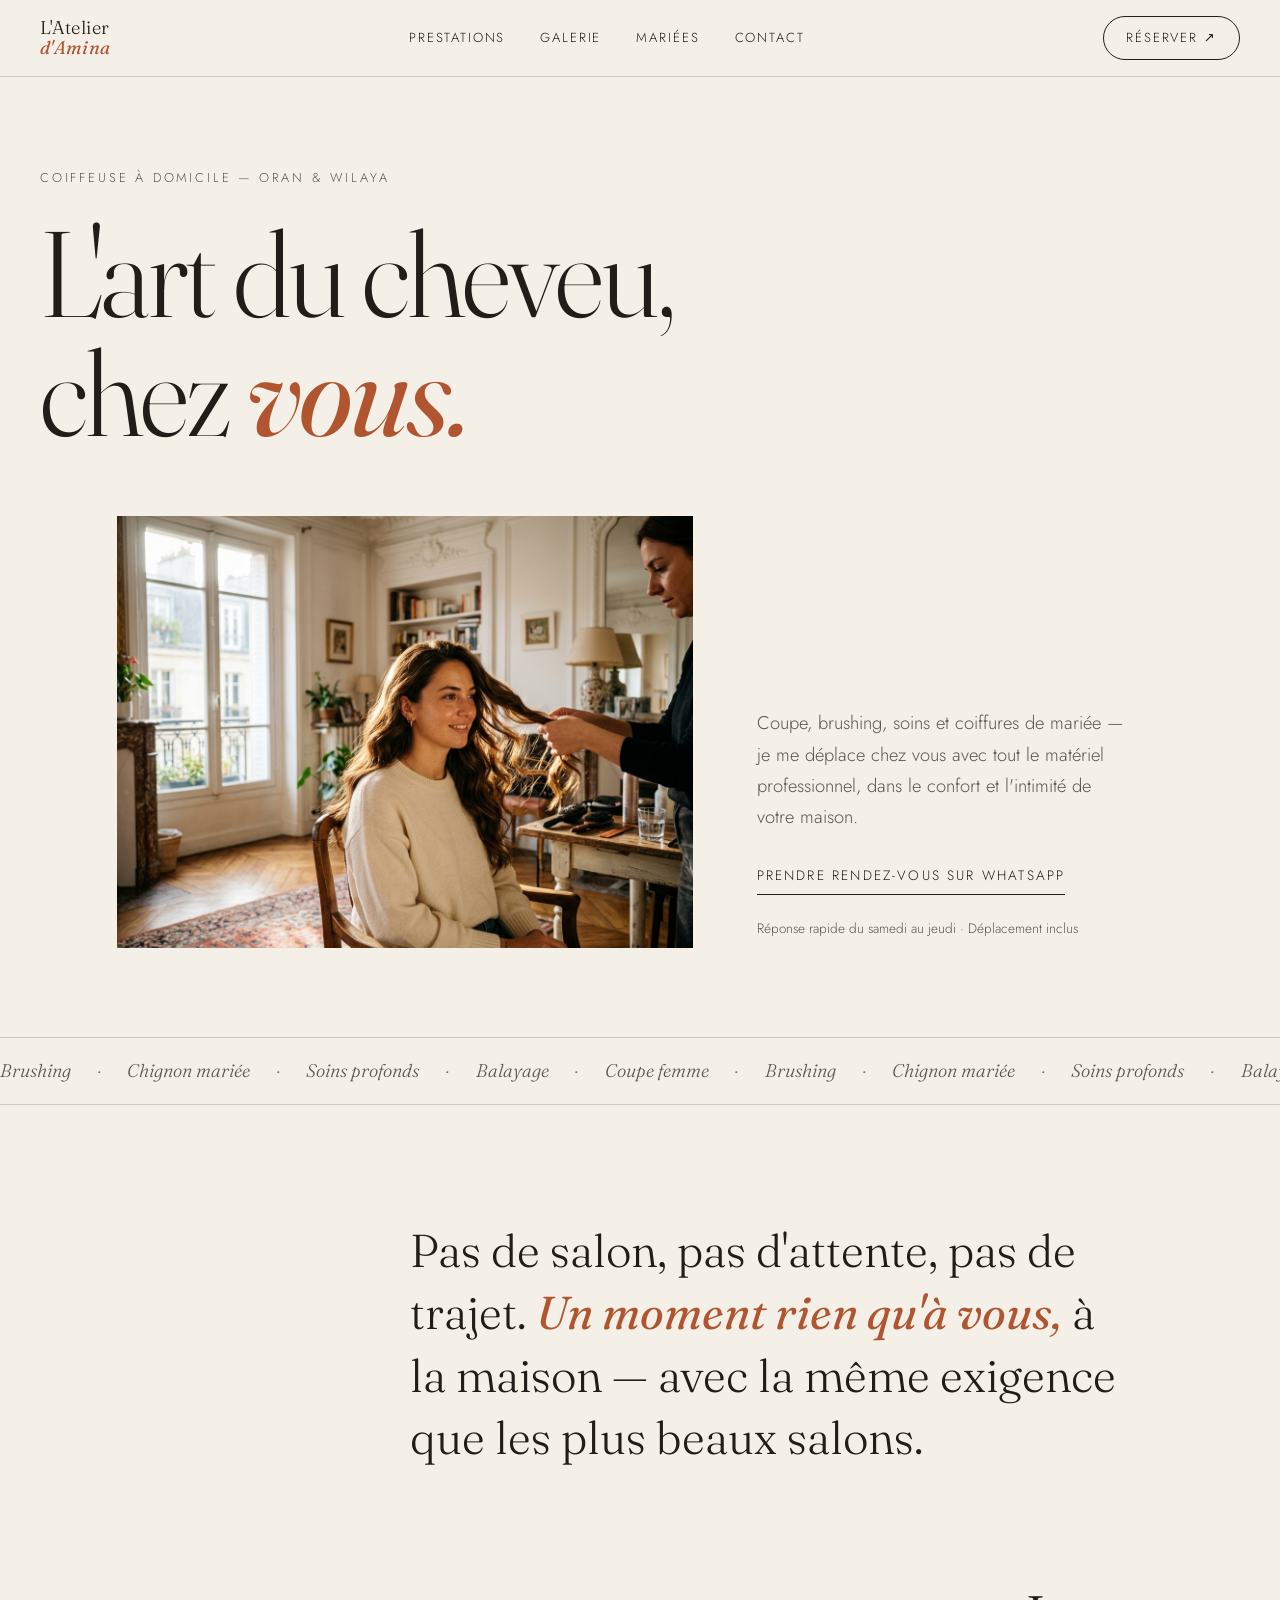
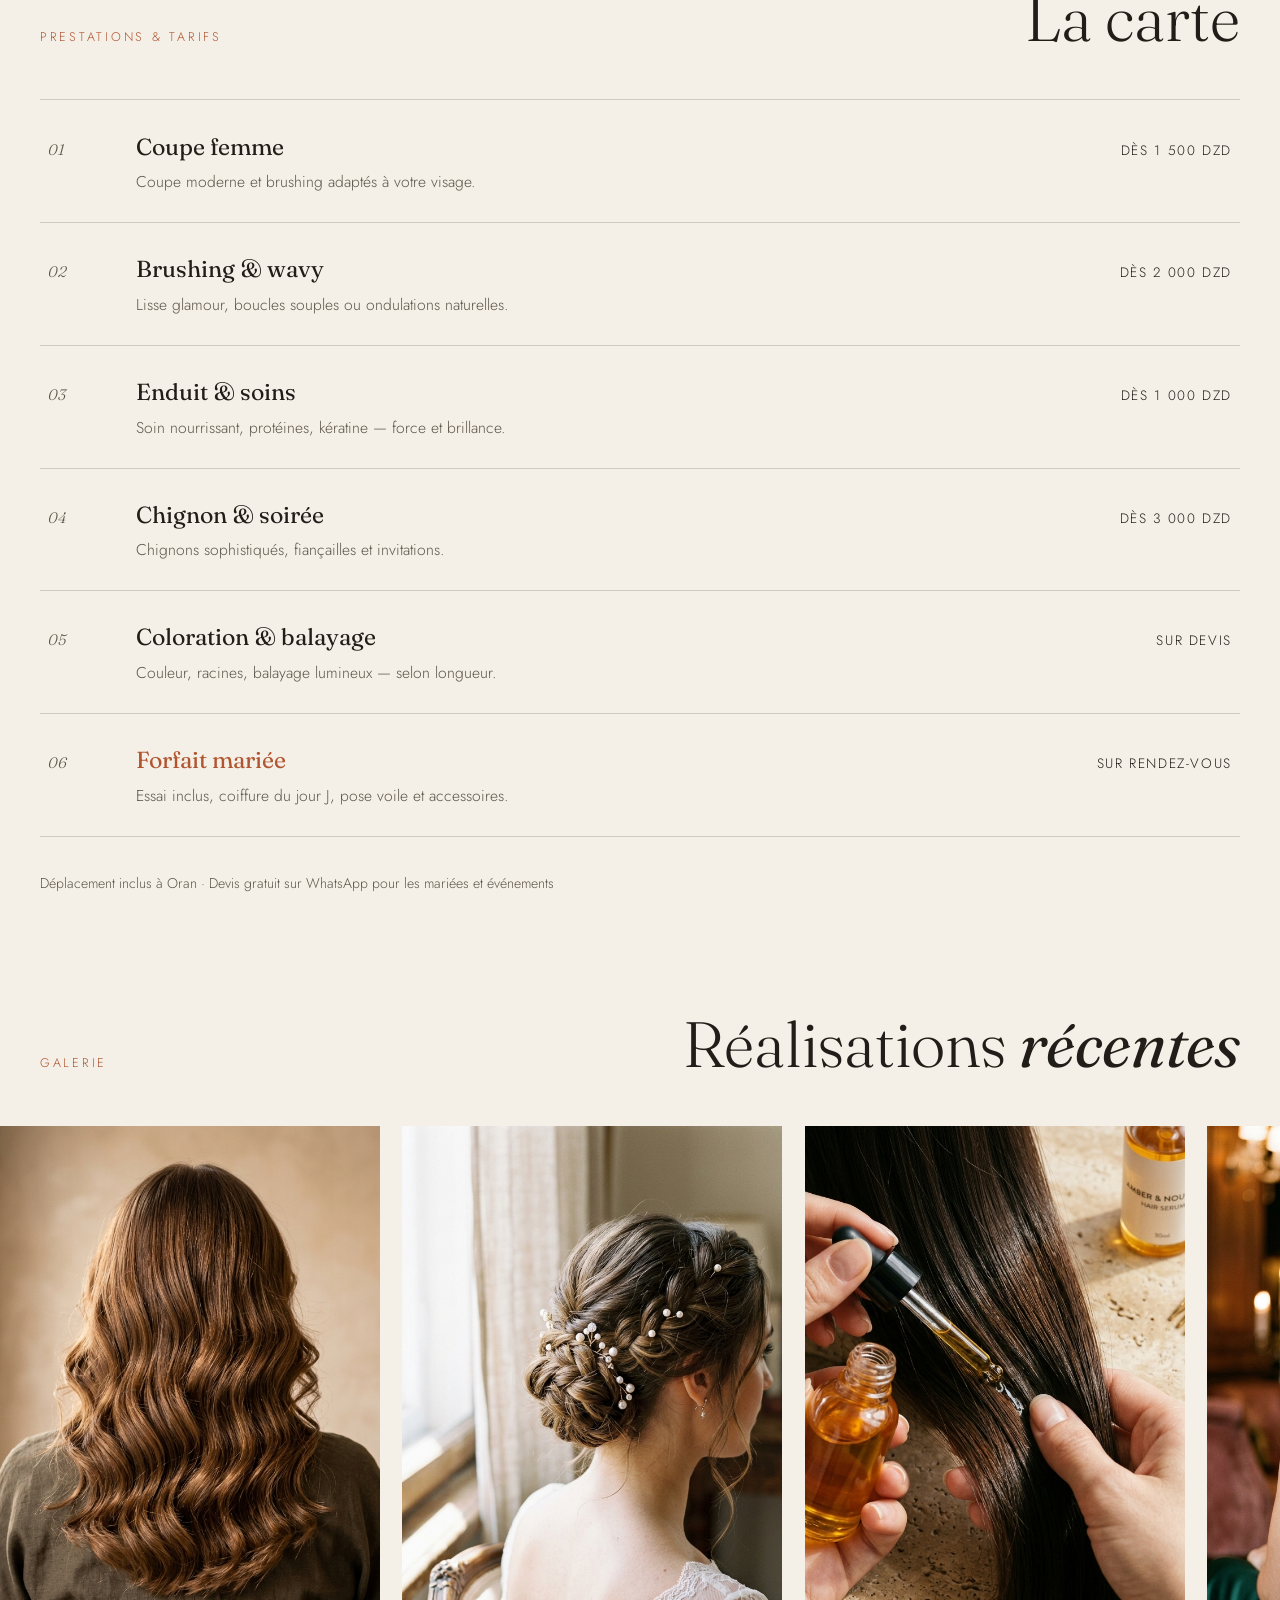
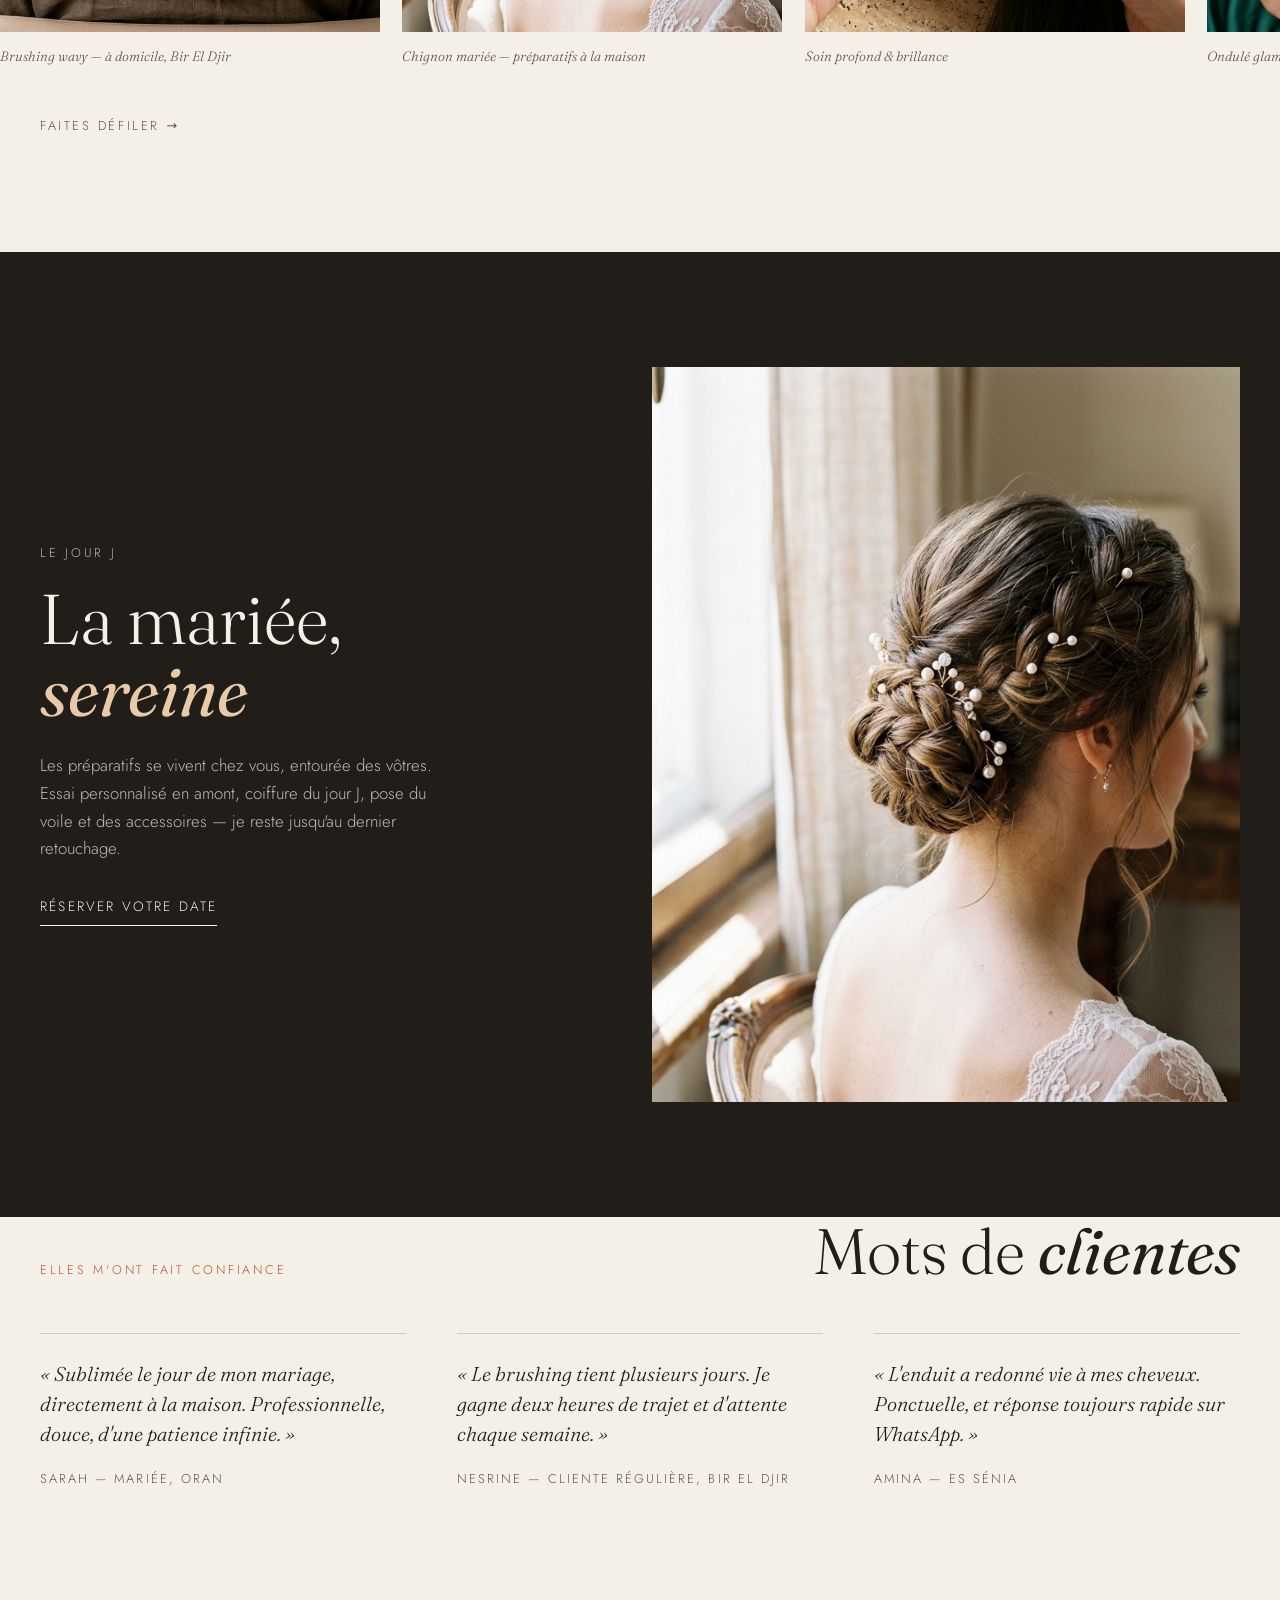
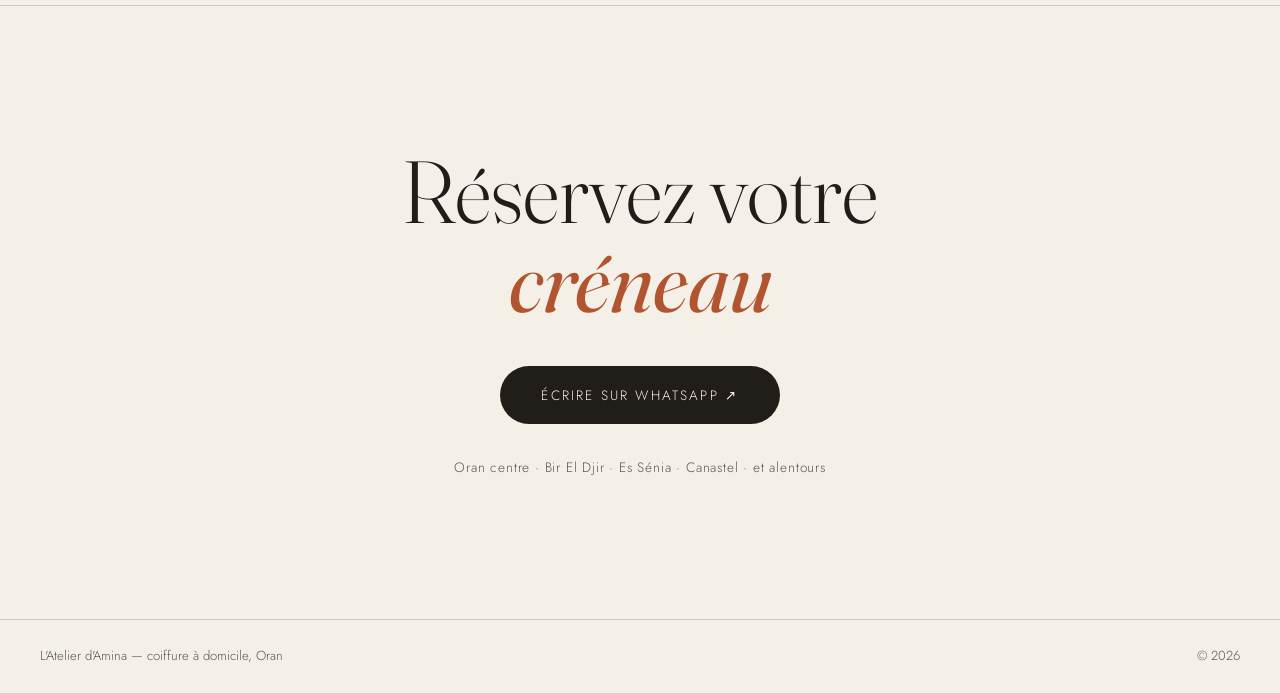
<file: site-v2/variantes/a-editorial/index.html>
<!DOCTYPE html>
<html lang="fr">
<head>
  <meta charset="UTF-8">
  <meta name="viewport" content="width=device-width, initial-scale=1.0">
  <title>Variante A — Éditorial magazine | Coiffeuse à domicile Oran</title>
  <meta name="description" content="Concept éditorial magazine — coiffeuse à domicile à Oran.">
  <link rel="icon" href="../../assets/favicon.svg" type="image/svg+xml">
  <link rel="preconnect" href="https://fonts.googleapis.com">
  <link rel="preconnect" href="https://fonts.gstatic.com" crossorigin>
  <link href="https://fonts.googleapis.com/css2?family=Fraunces:ital,opsz,wght@0,9..144,300;0,9..144,400;0,9..144,500;0,9..144,600;1,9..144,300;1,9..144,400&family=Jost:wght@300;400;500&display=swap" rel="stylesheet">
  <link rel="stylesheet" href="css/style.css">
</head>
<body>

  <header class="header">
    <div class="header-inner">
      <a class="brand" href="#top">L'Atelier<br><em>d'Amina</em></a>
      <nav class="nav">
        <a href="#prestations">Prestations</a>
        <a href="#galerie">Galerie</a>
        <a href="#mariee">Mariées</a>
        <a href="#contact">Contact</a>
      </nav>
      <a class="header-cta" href="https://wa.me/213XXXXXXXXX" target="_blank" rel="noopener">Réserver <span aria-hidden="true">↗</span></a>
    </div>
  </header>

  <main id="top">

    <!-- Hero éditorial : titre géant chevauchant l'image -->
    <section class="hero">
      <p class="kicker reveal">Coiffeuse à domicile — Oran &amp; wilaya</p>
      <h1 class="hero-title">
        <span class="line reveal">L'art du cheveu,</span>
        <span class="line reveal">chez <em>vous.</em></span>
      </h1>
      <div class="hero-row reveal">
        <figure class="hero-figure">
          <img src="../../assets/hero.jpg" alt="Séance de coiffure à domicile à Oran" fetchpriority="high">
        </figure>
        <div class="hero-aside">
          <p class="lead">
            Coupe, brushing, soins et coiffures de mariée — je me déplace
            chez vous avec tout le matériel professionnel, dans le confort
            et l'intimité de votre maison.
          </p>
          <a class="btn-line" href="https://wa.me/213XXXXXXXXX" target="_blank" rel="noopener">
            Prendre rendez-vous sur WhatsApp
          </a>
          <p class="hero-note">Réponse rapide du samedi au jeudi · Déplacement inclus</p>
        </div>
      </div>
    </section>

    <!-- Bandeau défilant -->
    <div class="marquee" aria-hidden="true">
      <div class="marquee-track">
        <span>Brushing</span><span>·</span><span>Chignon mariée</span><span>·</span><span>Soins profonds</span><span>·</span><span>Balayage</span><span>·</span><span>Coupe femme</span><span>·</span>
        <span>Brushing</span><span>·</span><span>Chignon mariée</span><span>·</span><span>Soins profonds</span><span>·</span><span>Balayage</span><span>·</span><span>Coupe femme</span><span>·</span>
      </div>
    </div>

    <!-- Manifesto -->
    <section class="manifesto">
      <p class="reveal">
        Pas de salon, pas d'attente, pas de trajet.
        <em>Un moment rien qu'à vous,</em> à la maison —
        avec la même exigence que les plus beaux salons.
      </p>
    </section>

    <!-- Prestations en menu éditorial (lignes, pas de cartes) -->
    <section class="section" id="prestations">
      <div class="section-head reveal">
        <p class="label">Prestations &amp; tarifs</p>
        <h2>La carte</h2>
      </div>
      <ul class="menu">
        <li class="menu-row reveal">
          <span class="menu-num">01</span>
          <div class="menu-body">
            <h3>Coupe femme</h3>
            <p>Coupe moderne et brushing adaptés à votre visage.</p>
          </div>
          <span class="menu-price">dès 1 500 DZD</span>
        </li>
        <li class="menu-row reveal">
          <span class="menu-num">02</span>
          <div class="menu-body">
            <h3>Brushing &amp; wavy</h3>
            <p>Lisse glamour, boucles souples ou ondulations naturelles.</p>
          </div>
          <span class="menu-price">dès 2 000 DZD</span>
        </li>
        <li class="menu-row reveal">
          <span class="menu-num">03</span>
          <div class="menu-body">
            <h3>Enduit &amp; soins</h3>
            <p>Soin nourrissant, protéines, kératine — force et brillance.</p>
          </div>
          <span class="menu-price">dès 1 000 DZD</span>
        </li>
        <li class="menu-row reveal">
          <span class="menu-num">04</span>
          <div class="menu-body">
            <h3>Chignon &amp; soirée</h3>
            <p>Chignons sophistiqués, fiançailles et invitations.</p>
          </div>
          <span class="menu-price">dès 3 000 DZD</span>
        </li>
        <li class="menu-row reveal">
          <span class="menu-num">05</span>
          <div class="menu-body">
            <h3>Coloration &amp; balayage</h3>
            <p>Couleur, racines, balayage lumineux — selon longueur.</p>
          </div>
          <span class="menu-price">sur devis</span>
        </li>
        <li class="menu-row menu-row-accent reveal">
          <span class="menu-num">06</span>
          <div class="menu-body">
            <h3>Forfait mariée</h3>
            <p>Essai inclus, coiffure du jour J, pose voile et accessoires.</p>
          </div>
          <span class="menu-price">sur rendez-vous</span>
        </li>
      </ul>
      <p class="section-foot reveal">Déplacement inclus à Oran · Devis gratuit sur WhatsApp pour les mariées et événements</p>
    </section>

    <!-- Galerie horizontale -->
    <section class="section section-gallery" id="galerie">
      <div class="section-head reveal">
        <p class="label">Galerie</p>
        <h2>Réalisations <em>récentes</em></h2>
      </div>
      <div class="strip">
        <figure class="strip-item reveal">
          <img src="../../assets/galerie/01.jpg" alt="Brushing wavy souple et brillant" loading="lazy">
          <figcaption>Brushing wavy — à domicile, Bir El Djir</figcaption>
        </figure>
        <figure class="strip-item reveal">
          <img src="../../assets/galerie/02.jpg" alt="Chignon de mariée" loading="lazy">
          <figcaption>Chignon mariée — préparatifs à la maison</figcaption>
        </figure>
        <figure class="strip-item reveal">
          <img src="../../assets/galerie/03.jpg" alt="Soin capillaire profond" loading="lazy">
          <figcaption>Soin profond &amp; brillance</figcaption>
        </figure>
        <figure class="strip-item reveal">
          <img src="../../assets/galerie/05.jpg" alt="Ondulé glamour de soirée" loading="lazy">
          <figcaption>Ondulé glamour — soirée</figcaption>
        </figure>
        <figure class="strip-item reveal">
          <img src="../../assets/galerie/06.jpg" alt="Balayage miel" loading="lazy">
          <figcaption>Balayage miel</figcaption>
        </figure>
      </div>
      <p class="strip-hint reveal">Faites défiler →</p>
    </section>

    <!-- Mariée : page éditoriale plein cadre -->
    <section class="mariee" id="mariee">
      <div class="mariee-inner">
        <div class="mariee-text reveal">
          <p class="label label-light">Le jour J</p>
          <h2>La mariée,<br><em>sereine</em></h2>
          <p>
            Les préparatifs se vivent chez vous, entourée des vôtres.
            Essai personnalisé en amont, coiffure du jour J, pose du voile
            et des accessoires — je reste jusqu'au dernier retouchage.
          </p>
          <a class="btn-line btn-line-light" href="https://wa.me/213XXXXXXXXX" target="_blank" rel="noopener">
            Réserver votre date
          </a>
        </div>
        <figure class="mariee-figure reveal">
          <img src="../../assets/galerie/02.jpg" alt="Coiffure de mariée réalisée à domicile" loading="lazy">
        </figure>
      </div>
    </section>

    <!-- Avis : grandes citations -->
    <section class="section" id="avis">
      <div class="section-head reveal">
        <p class="label">Elles m'ont fait confiance</p>
        <h2>Mots de <em>clientes</em></h2>
      </div>
      <div class="quotes">
        <blockquote class="quote reveal">
          <p>« Sublimée le jour de mon mariage, directement à la maison. Professionnelle, douce, d'une patience infinie. »</p>
          <footer>Sarah — mariée, Oran</footer>
        </blockquote>
        <blockquote class="quote reveal">
          <p>« Le brushing tient plusieurs jours. Je gagne deux heures de trajet et d'attente chaque semaine. »</p>
          <footer>Nesrine — cliente régulière, Bir El Djir</footer>
        </blockquote>
        <blockquote class="quote reveal">
          <p>« L'enduit a redonné vie à mes cheveux. Ponctuelle, et réponse toujours rapide sur WhatsApp. »</p>
          <footer>Amina — Es Sénia</footer>
        </blockquote>
      </div>
    </section>

    <!-- Contact -->
    <section class="contact" id="contact">
      <h2 class="contact-title reveal">Réservez votre<br><em>créneau</em></h2>
      <a class="btn-solid reveal" href="https://wa.me/213XXXXXXXXX" target="_blank" rel="noopener">Écrire sur WhatsApp ↗</a>
      <p class="contact-zones reveal">Oran centre · Bir El Djir · Es Sénia · Canastel · et alentours</p>
    </section>
  </main>

  <footer class="footer">
    <div class="footer-inner">
      <span>L'Atelier d'Amina — coiffure à domicile, Oran</span>
      <span>© 2026</span>
    </div>
  </footer>

  <script>
    // Apparitions douces au scroll
    const io = new IntersectionObserver((entries) => {
      entries.forEach(e => { if (e.isIntersecting) { e.target.classList.add('is-in'); io.unobserve(e.target); } });
    }, { threshold: 0.12 });
    document.querySelectorAll('.reveal').forEach(el => io.observe(el));
  </script>
</body>
</html>
</file>
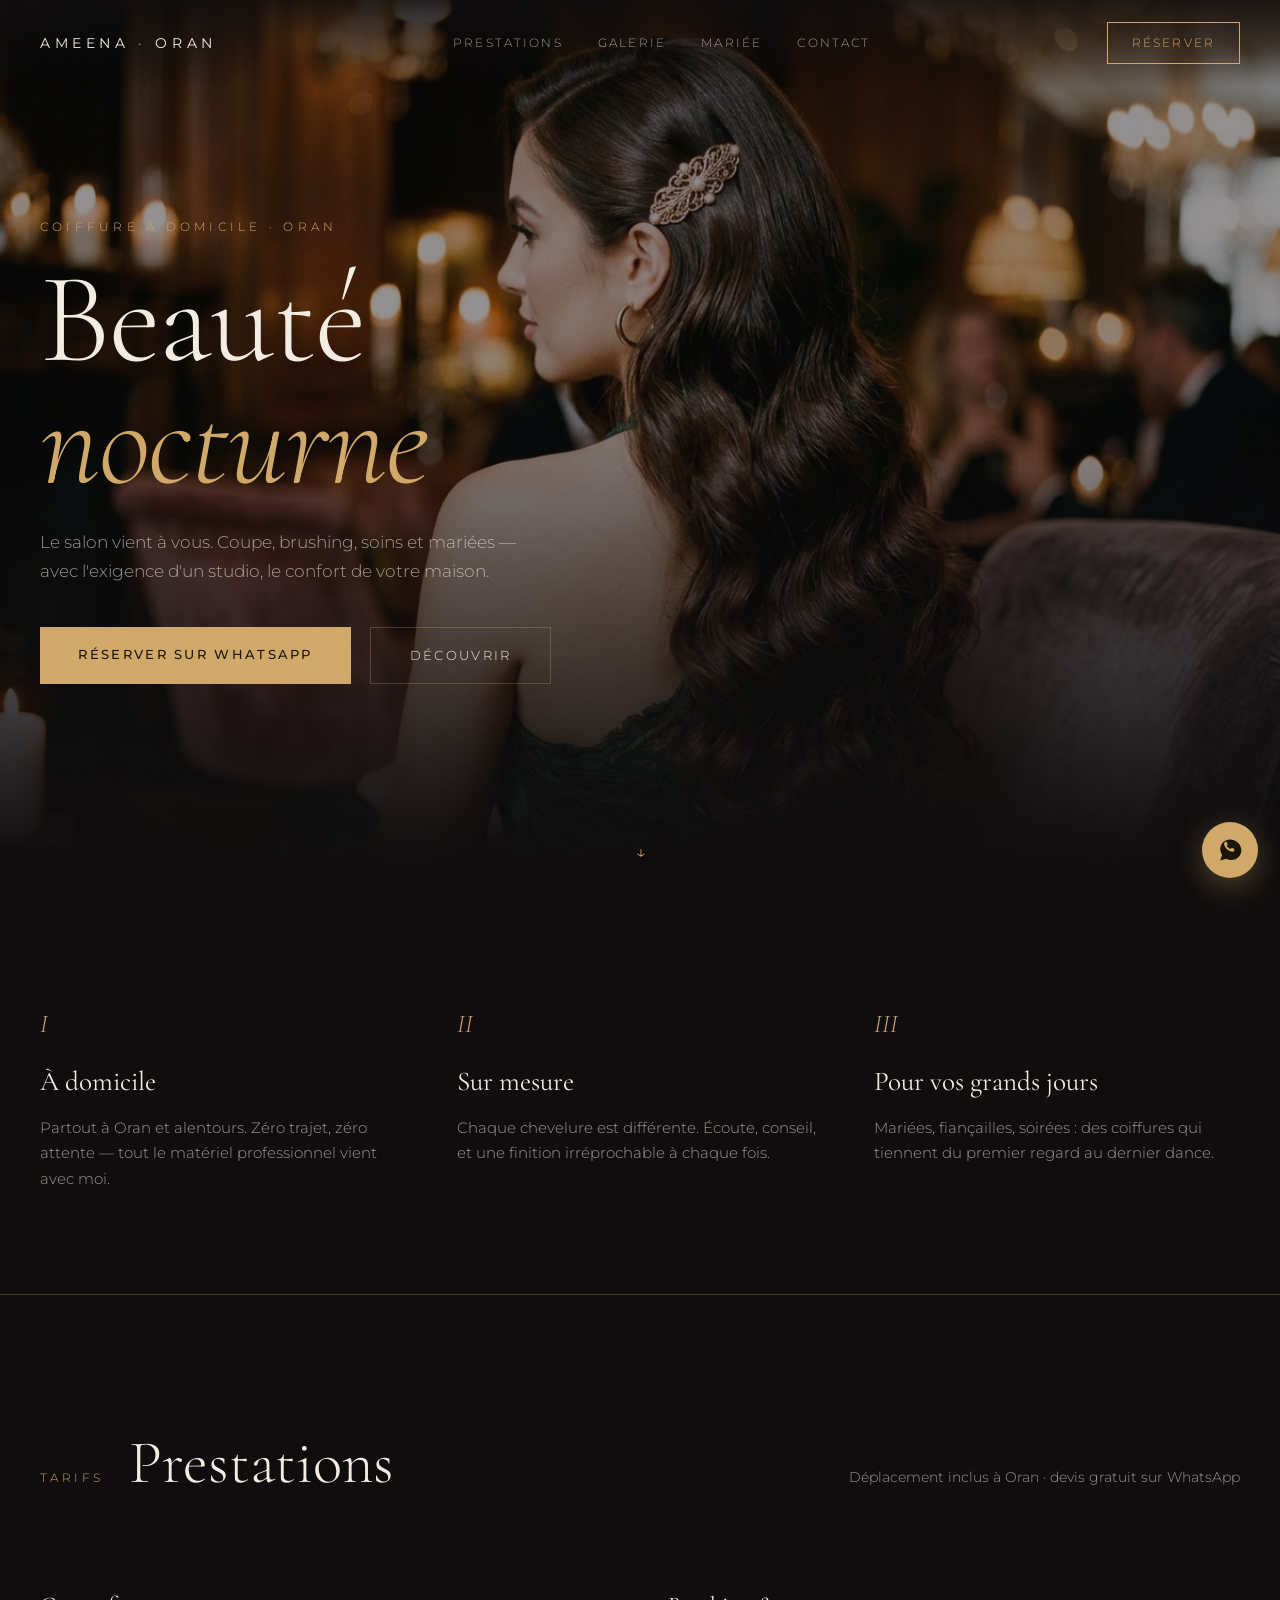
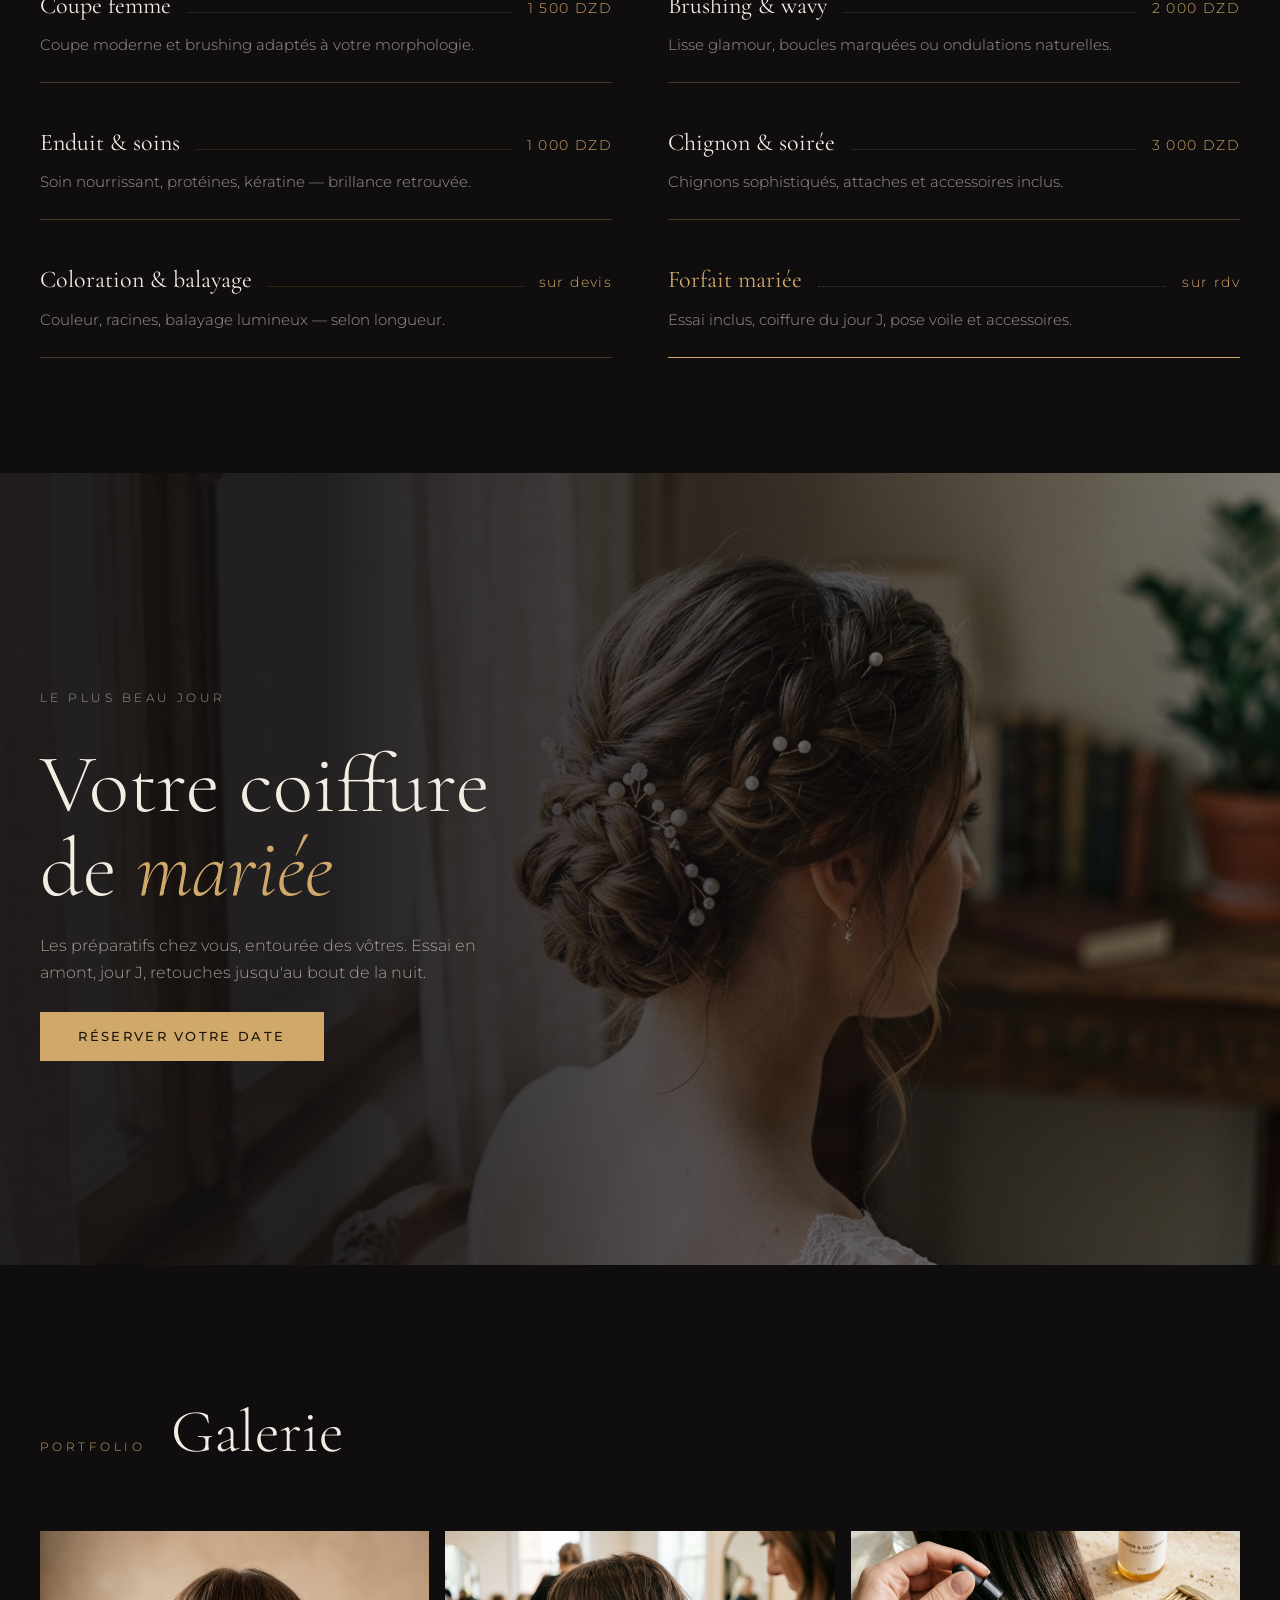
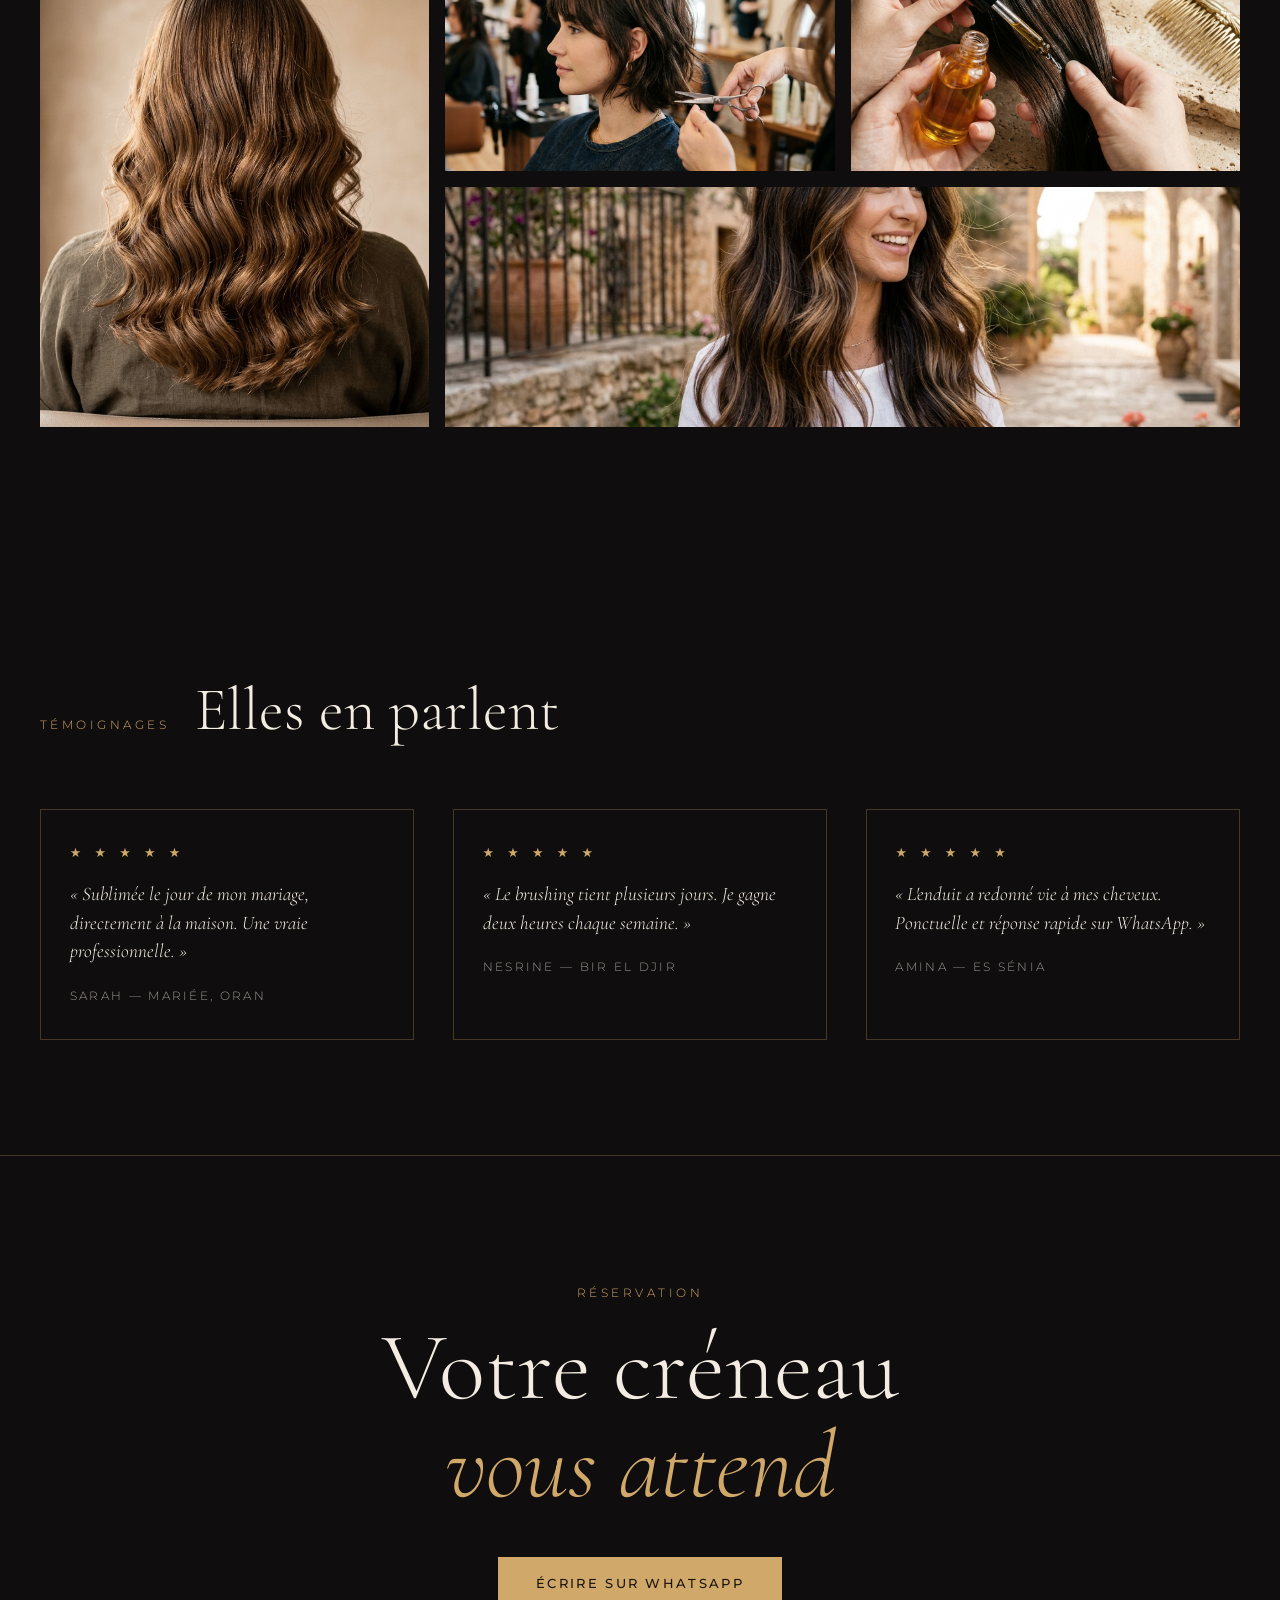
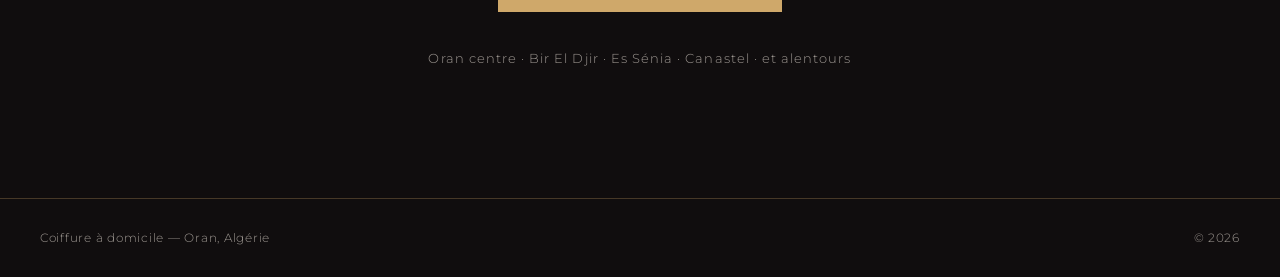
<file: site-v2/variantes/b-bridal/index.html>
<!DOCTYPE html>
<html lang="fr">
<head>
  <meta charset="UTF-8">
  <meta name="viewport" content="width=device-width, initial-scale=1.0">
  <title>Variante B — Noir &amp; or bridal | Coiffeuse à domicile Oran</title>
  <meta name="description" content="Concept bridal glam — coiffeuse à domicile à Oran.">
  <link rel="icon" href="../../assets/favicon.svg" type="image/svg+xml">
  <link rel="preconnect" href="https://fonts.googleapis.com">
  <link rel="preconnect" href="https://fonts.gstatic.com" crossorigin>
  <link href="https://fonts.googleapis.com/css2?family=Cormorant+Garamond:ital,wght@0,300;0,400;0,500;0,600;1,300;1,400&family=Montserrat:wght@300;400;500&display=swap" rel="stylesheet">
  <link rel="stylesheet" href="css/style.css">
</head>
<body>

  <header class="header">
    <div class="header-inner">
      <a class="brand" href="#top">AMEENA <span>·</span> ORAN</a>
      <nav class="nav">
        <a href="#prestations">Prestations</a>
        <a href="#galerie">Galerie</a>
        <a href="#mariee">Mariée</a>
        <a href="#contact">Contact</a>
      </nav>
      <a class="header-cta" href="https://wa.me/213XXXXXXXXX" target="_blank" rel="noopener">Réserver</a>
    </div>
  </header>

  <main id="top">

    <!-- Hero cinéma plein écran -->
    <section class="hero">
      <div class="hero-bg"><img src="../../assets/galerie/05.jpg" alt="" fetchpriority="high"></div>
      <div class="hero-veil"></div>
      <div class="hero-content reveal">
        <p class="hero-kicker">Coiffure à domicile · Oran</p>
        <h1 class="hero-title">Beauté<br><em>nocturne</em></h1>
        <p class="hero-sub">
          Le salon vient à vous. Coupe, brushing, soins et mariées —
          avec l'exigence d'un studio, le confort de votre maison.
        </p>
        <div class="hero-actions">
          <a class="btn-gold" href="https://wa.me/213XXXXXXXXX" target="_blank" rel="noopener">Réserver sur WhatsApp</a>
          <a class="btn-ghost" href="#prestations">Découvrir</a>
        </div>
      </div>
      <div class="hero-scroll" aria-hidden="true">↓</div>
    </section>

    <!-- Intro trois promesses, plein cadre sans cartes -->
    <section class="intro">
      <div class="intro-grid">
        <div class="intro-item reveal">
          <span class="intro-num">I</span>
          <h3>À domicile</h3>
          <p>Partout à Oran et alentours. Zéro trajet, zéro attente — tout le matériel professionnel vient avec moi.</p>
        </div>
        <div class="intro-item reveal">
          <span class="intro-num">II</span>
          <h3>Sur mesure</h3>
          <p>Chaque chevelure est différente. Écoute, conseil, et une finition irréprochable à chaque fois.</p>
        </div>
        <div class="intro-item reveal">
          <span class="intro-num">III</span>
          <h3>Pour vos grands jours</h3>
          <p>Mariées, fiançailles, soirées : des coiffures qui tiennent du premier regard au dernier dance.</p>
        </div>
      </div>
    </section>

    <!-- Prestations -->
    <section class="section" id="prestations">
      <div class="section-head reveal">
        <p class="label">Tarifs</p>
        <h2>Prestations</h2>
        <p class="section-sub">Déplacement inclus à Oran · devis gratuit sur WhatsApp</p>
      </div>
      <div class="prest-grid">
        <div class="prest reveal">
          <div class="prest-top"><h3>Coupe femme</h3><span class="prest-line"></span><span class="prest-price">1 500 DZD</span></div>
          <p>Coupe moderne et brushing adaptés à votre morphologie.</p>
        </div>
        <div class="prest reveal">
          <div class="prest-top"><h3>Brushing &amp; wavy</h3><span class="prest-line"></span><span class="prest-price">2 000 DZD</span></div>
          <p>Lisse glamour, boucles marquées ou ondulations naturelles.</p>
        </div>
        <div class="prest reveal">
          <div class="prest-top"><h3>Enduit &amp; soins</h3><span class="prest-line"></span><span class="prest-price">1 000 DZD</span></div>
          <p>Soin nourrissant, protéines, kératine — brillance retrouvée.</p>
        </div>
        <div class="prest reveal">
          <div class="prest-top"><h3>Chignon &amp; soirée</h3><span class="prest-line"></span><span class="prest-price">3 000 DZD</span></div>
          <p>Chignons sophistiqués, attaches et accessoires inclus.</p>
        </div>
        <div class="prest reveal">
          <div class="prest-top"><h3>Coloration &amp; balayage</h3><span class="prest-line"></span><span class="prest-price">sur devis</span></div>
          <p>Couleur, racines, balayage lumineux — selon longueur.</p>
        </div>
        <div class="prest prest-gold reveal">
          <div class="prest-top"><h3>Forfait mariée</h3><span class="prest-line"></span><span class="prest-price">sur rdv</span></div>
          <p>Essai inclus, coiffure du jour J, pose voile et accessoires.</p>
        </div>
      </div>
    </section>

    <!-- Mariée plein cadre -->
    <section class="mariee" id="mariee">
      <div class="mariee-bg"><img src="../../assets/galerie/02.jpg" alt="" loading="lazy"></div>
      <div class="mariee-veil"></div>
      <div class="mariee-content reveal">
        <p class="label">Le plus beau jour</p>
        <h2>Votre coiffure<br>de <em>mariée</em></h2>
        <p>Les préparatifs chez vous, entourée des vôtres. Essai en amont, jour J, retouches jusqu'au bout de la nuit.</p>
        <a class="btn-gold" href="https://wa.me/213XXXXXXXXX" target="_blank" rel="noopener">Réserver votre date</a>
      </div>
    </section>

    <!-- Galerie mosaïque sombre -->
    <section class="section" id="galerie">
      <div class="section-head reveal">
        <p class="label">Portfolio</p>
        <h2>Galerie</h2>
      </div>
      <div class="mosaic">
        <figure class="m-item m-tall reveal"><img src="../../assets/galerie/01.jpg" alt="Brushing wavy" loading="lazy"></figure>
        <figure class="m-item reveal"><img src="../../assets/galerie/04.jpg" alt="Coupe moderne" loading="lazy"></figure>
        <figure class="m-item reveal"><img src="../../assets/galerie/03.jpg" alt="Soin capillaire" loading="lazy"></figure>
        <figure class="m-item m-wide reveal"><img src="../../assets/galerie/06.jpg" alt="Balayage miel" loading="lazy"></figure>
      </div>
    </section>

    <!-- Avis -->
    <section class="section" id="avis">
      <div class="section-head reveal">
        <p class="label">Témoignages</p>
        <h2>Elles en parlent</h2>
      </div>
      <div class="avis-grid">
        <blockquote class="avis reveal">
          <div class="stars">★ ★ ★ ★ ★</div>
          <p>« Sublimée le jour de mon mariage, directement à la maison. Une vraie professionnelle. »</p>
          <footer>Sarah — mariée, Oran</footer>
        </blockquote>
        <blockquote class="avis reveal">
          <div class="stars">★ ★ ★ ★ ★</div>
          <p>« Le brushing tient plusieurs jours. Je gagne deux heures chaque semaine. »</p>
          <footer>Nesrine — Bir El Djir</footer>
        </blockquote>
        <blockquote class="avis reveal">
          <div class="stars">★ ★ ★ ★ ★</div>
          <p>« L'enduit a redonné vie à mes cheveux. Ponctuelle et réponse rapide sur WhatsApp. »</p>
          <footer>Amina — Es Sénia</footer>
        </blockquote>
      </div>
    </section>

    <!-- CTA final -->
    <section class="contact" id="contact">
      <p class="label reveal">Réservation</p>
      <h2 class="contact-title reveal">Votre créneau<br><em>vous attend</em></h2>
      <a class="btn-gold btn-big reveal" href="https://wa.me/213XXXXXXXXX" target="_blank" rel="noopener">Écrire sur WhatsApp</a>
      <p class="contact-zones reveal">Oran centre · Bir El Djir · Es Sénia · Canastel · et alentours</p>
    </section>
  </main>

  <footer class="footer">
    <div class="footer-inner">
      <span>Coiffure à domicile — Oran, Algérie</span>
      <span>© 2026</span>
    </div>
  </footer>

  <a class="wa-float" href="https://wa.me/213XXXXXXXXX" target="_blank" rel="noopener" aria-label="WhatsApp">
    <svg viewBox="0 0 32 32" width="26" height="26" fill="currentColor" aria-hidden="true">
      <path d="M16 3C9.4 3 4 8.3 4 14.9c0 2.6.9 5 2.3 7L4 29l7.3-2.3c1.9 1 4 1.6 6.3 1.6h.4c6.6 0 12-5.3 12-11.9C30 8.3 22.6 3 16 3zm5.5 13.5c-.3.8-1.5 1.4-2.1 1.5-.5.1-1.2.1-1.9-.1-.5-.2-1.1-.4-1.9-.7-3.2-1.4-5.3-4.7-5.5-4.9-.1-.2-1.3-1.7-1.3-3.3s1.1-2.7 1.1-2.7c.3-.3.7-.4.9-.4h.6c.2 0 .4-.1.7.5.3.6.9 2.1 1 2.3.1.2.1.4 0 .6-.1.2-.2.3-.3.5l-.5.6c-.1.1-.3.3-.1.6.2.3.8 1.3 1.7 2.1 1.1 1 2.1 1.3 2.4 1.5.3.1.4.1.6-.1.1-.1.7-.8.9-1.1.2-.4.5-.3.7-.2.3.1 1.8.8 2.1 1 .3.2.5.3.6.4.1.2.1.8-.2 1.5z"/>
    </svg>
  </a>

  <script>
    const io = new IntersectionObserver((entries) => {
      entries.forEach(e => { if (e.isIntersecting) { e.target.classList.add('is-in'); io.unobserve(e.target); } });
    }, { threshold: 0.12 });
    document.querySelectorAll('.reveal').forEach(el => io.observe(el));
  </script>
</body>
</html>
</file>
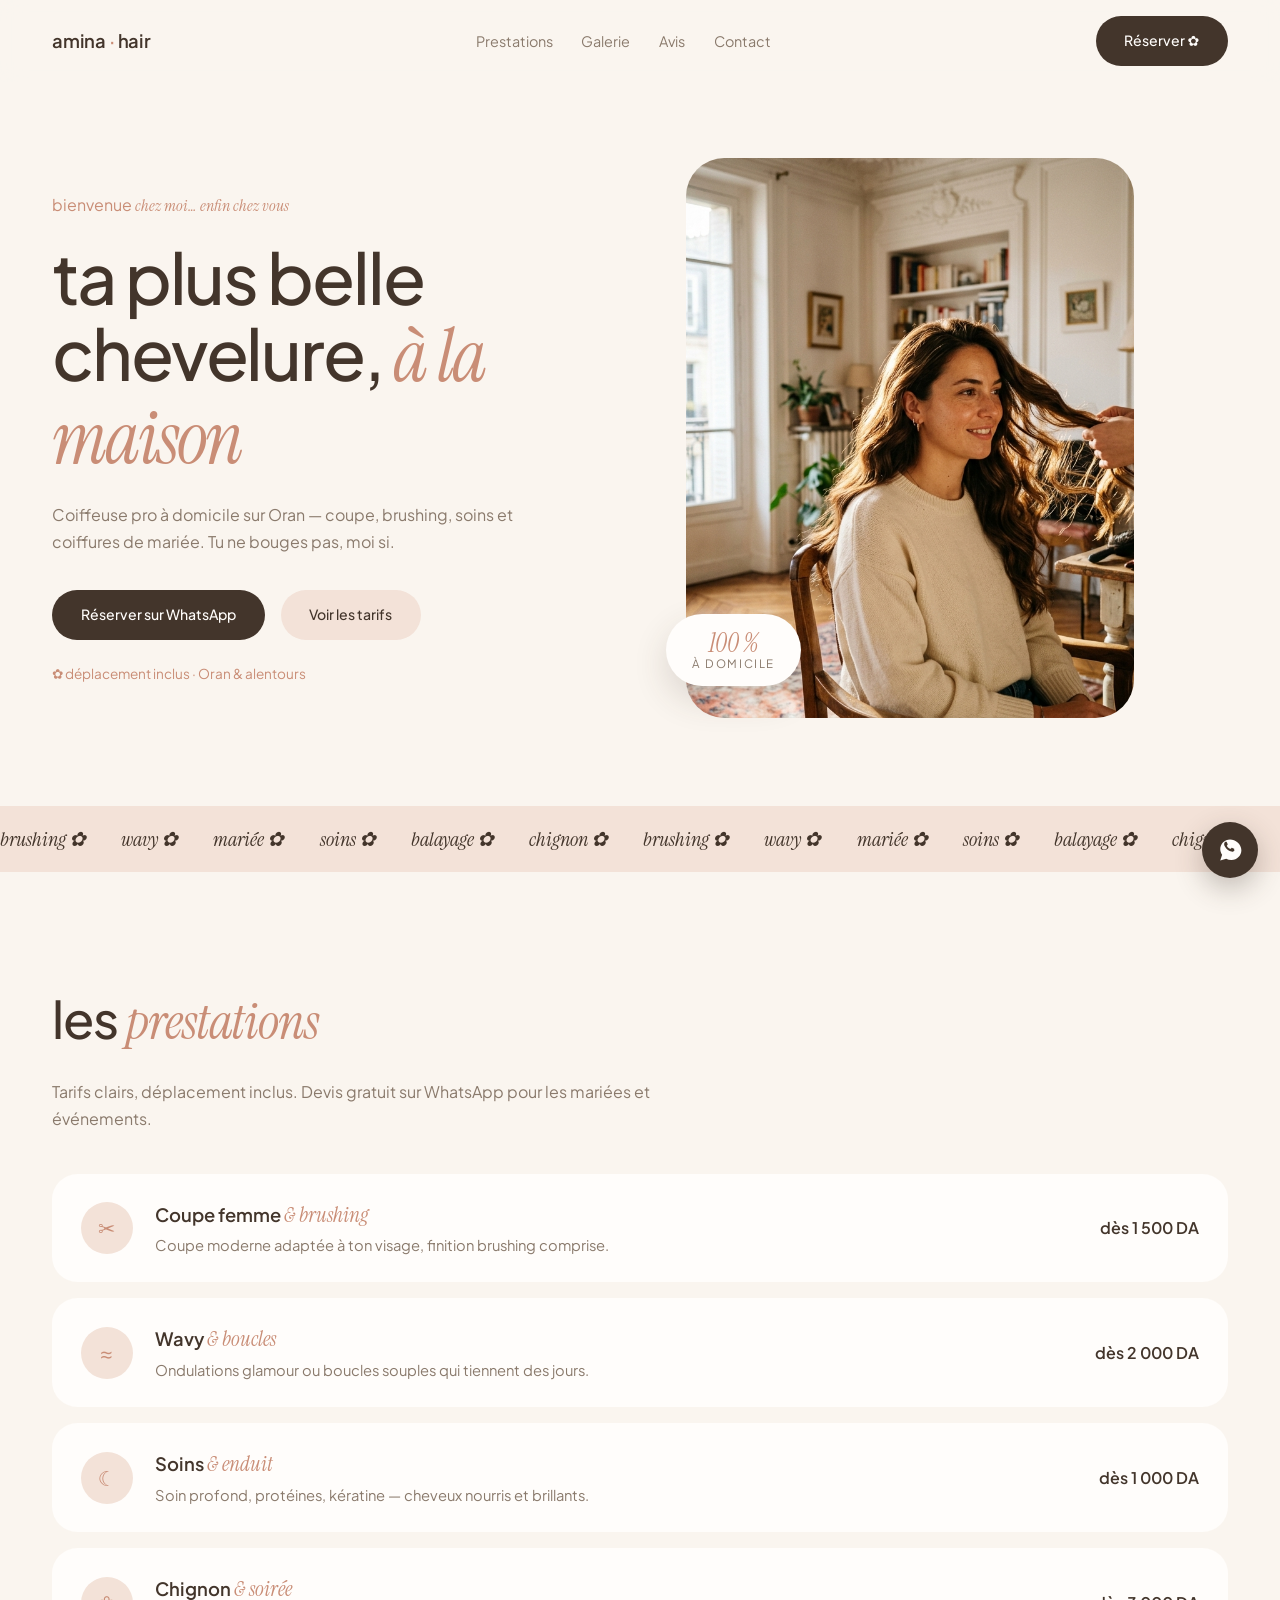
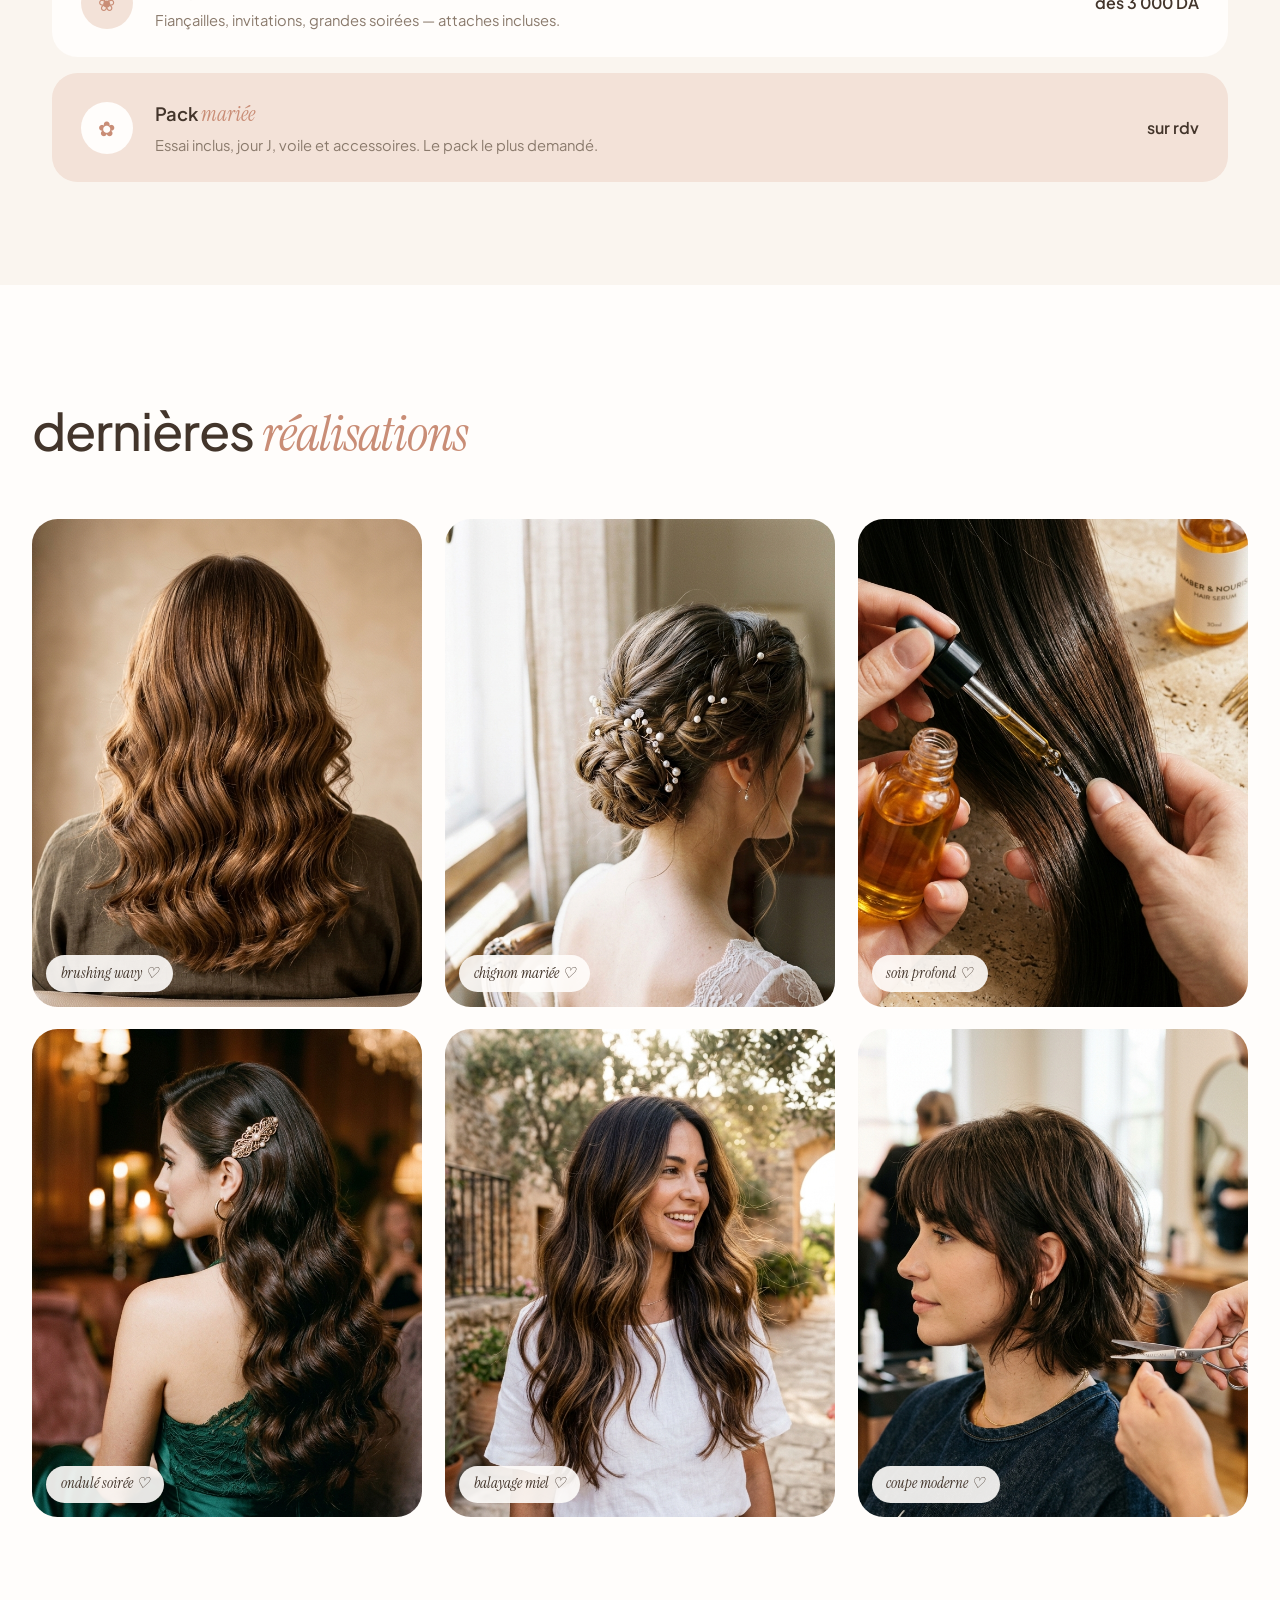
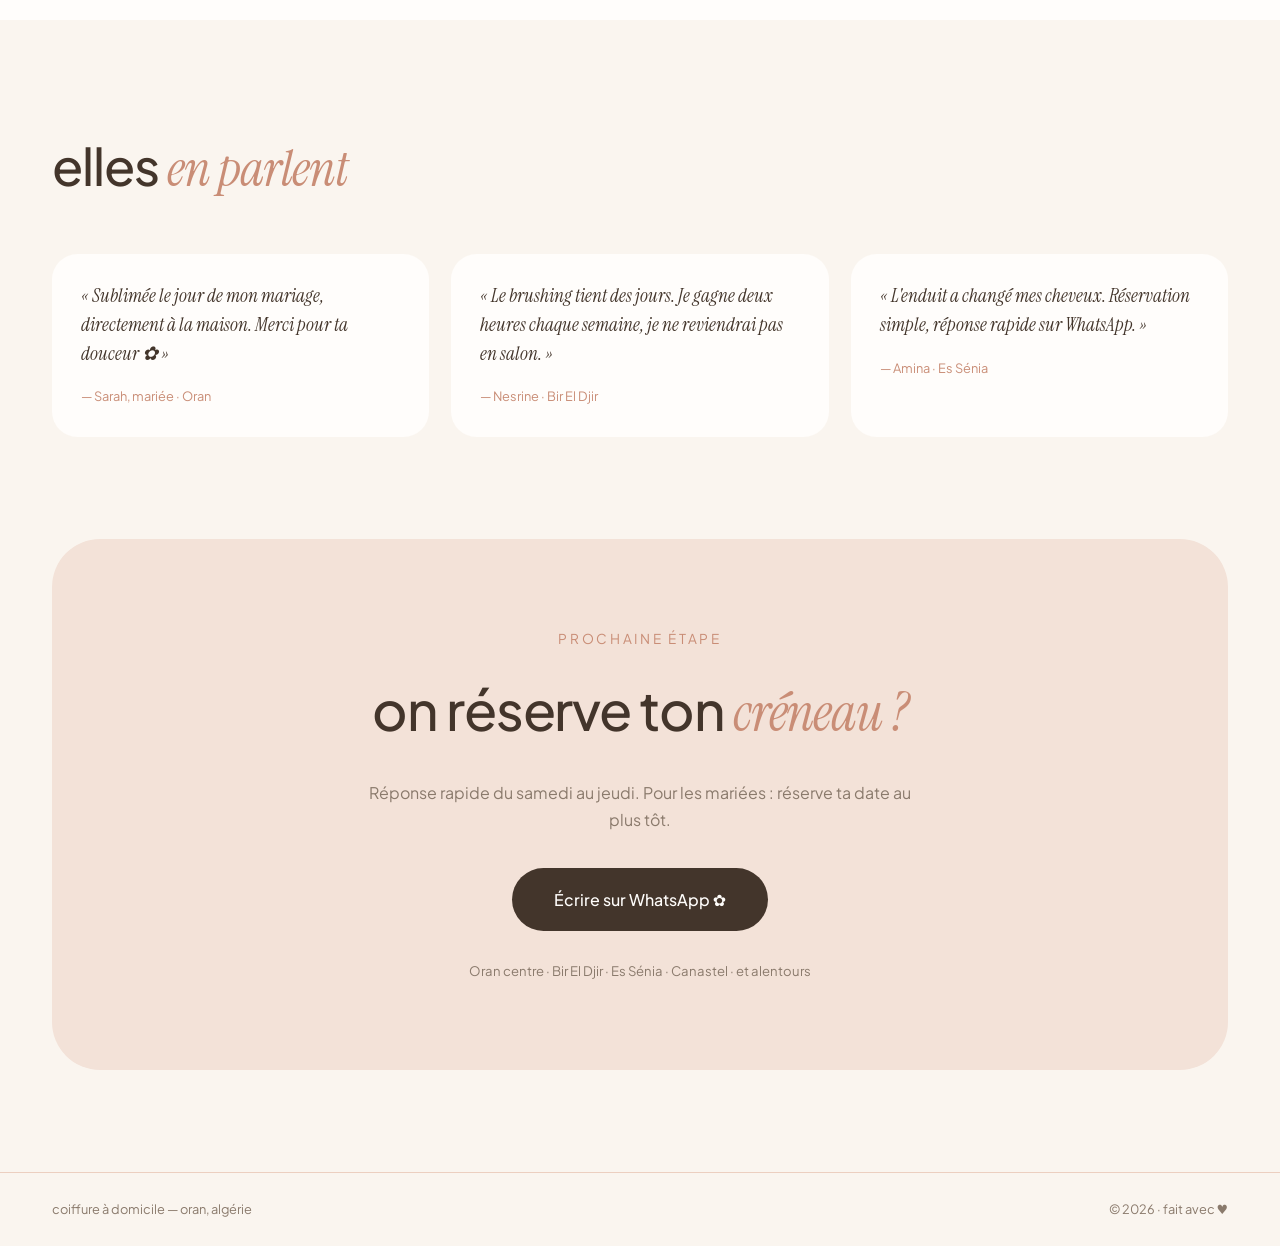
<file: site-v2/variantes/c-clean/index.html>
<!DOCTYPE html>
<html lang="fr">
<head>
  <meta charset="UTF-8">
  <meta name="viewport" content="width=device-width, initial-scale=1.0">
  <title>Variante C — Clean girl minimal | Coiffeuse à domicile Oran</title>
  <meta name="description" content="Concept doux et minimal — coiffeuse à domicile à Oran.">
  <link rel="icon" href="../../assets/favicon.svg" type="image/svg+xml">
  <link rel="preconnect" href="https://fonts.googleapis.com">
  <link rel="preconnect" href="https://fonts.gstatic.com" crossorigin>
  <link href="https://fonts.googleapis.com/css2?family=Instrument+Serif:ital@0;1&family=Plus+Jakarta+Sans:wght@300;400;500;600&display=swap" rel="stylesheet">
  <link rel="stylesheet" href="css/style.css">
</head>
<body>

  <header class="header">
    <div class="header-inner">
      <a class="brand" href="#top">amina <span class="brand-dot">·</span> hair</a>
      <nav class="nav">
        <a href="#prestations">Prestations</a>
        <a href="#galerie">Galerie</a>
        <a href="#avis">Avis</a>
        <a href="#contact">Contact</a>
      </nav>
      <a class="btn-pill btn-pill-dark header-cta" href="https://wa.me/213XXXXXXXXX" target="_blank" rel="noopener">Réserver ✿</a>
    </div>
  </header>

  <main id="top">

    <!-- Hero doux -->
    <section class="hero">
      <div class="hero-grid">
        <div class="hero-copy">
          <p class="hero-hello reveal">bienvenue <span class="serif-it">chez moi… enfin chez vous</span></p>
          <h1 class="hero-title reveal">
            ta plus belle<br>chevelure, <span class="serif-it">à la maison</span>
          </h1>
          <p class="hero-sub reveal">
            Coiffeuse pro à domicile sur Oran — coupe, brushing, soins
            et coiffures de mariée. Tu ne bouges pas, moi si.
          </p>
          <div class="hero-actions reveal">
            <a class="btn-pill btn-pill-dark" href="https://wa.me/213XXXXXXXXX" target="_blank" rel="noopener">Réserver sur WhatsApp</a>
            <a class="btn-pill btn-pill-soft" href="#prestations">Voir les tarifs</a>
          </div>
          <p class="hero-mini reveal">✿ déplacement inclus · Oran &amp; alentours</p>
        </div>
        <div class="hero-visual reveal">
          <figure class="hero-photo">
            <img src="../../assets/hero.jpg" alt="Coiffure réalisée à domicile à Oran" fetchpriority="high">
          </figure>
          <div class="hero-sticker">
            <span class="serif-it">100 %</span>
            <small>à domicile</small>
          </div>
        </div>
      </div>
    </section>

    <!-- Bandeau pastel défilant -->
    <div class="ticker" aria-hidden="true">
      <div class="ticker-track">
        <span>brushing ✿</span><span>wavy ✿</span><span>mariée ✿</span><span>soins ✿</span><span>balayage ✿</span><span>chignon ✿</span>
        <span>brushing ✿</span><span>wavy ✿</span><span>mariée ✿</span><span>soins ✿</span><span>balayage ✿</span><span>chignon ✿</span>
      </div>
    </div>

    <!-- Prestations -->
    <section class="section" id="prestations">
      <h2 class="section-title reveal">les <span class="serif-it">prestations</span></h2>
      <p class="section-sub reveal">Tarifs clairs, déplacement inclus. Devis gratuit sur WhatsApp pour les mariées et événements.</p>
      <div class="prest-list">
        <div class="prest reveal">
          <div class="prest-emoji" aria-hidden="true">✂︎</div>
          <div class="prest-body">
            <h3>Coupe femme <span class="serif-it">&amp; brushing</span></h3>
            <p>Coupe moderne adaptée à ton visage, finition brushing comprise.</p>
          </div>
          <span class="prest-price">dès 1 500 DA</span>
        </div>
        <div class="prest reveal">
          <div class="prest-emoji" aria-hidden="true">≈</div>
          <div class="prest-body">
            <h3>Wavy <span class="serif-it">&amp; boucles</span></h3>
            <p>Ondulations glamour ou boucles souples qui tiennent des jours.</p>
          </div>
          <span class="prest-price">dès 2 000 DA</span>
        </div>
        <div class="prest reveal">
          <div class="prest-emoji" aria-hidden="true">☾</div>
          <div class="prest-body">
            <h3>Soins <span class="serif-it">&amp; enduit</span></h3>
            <p>Soin profond, protéines, kératine — cheveux nourris et brillants.</p>
          </div>
          <span class="prest-price">dès 1 000 DA</span>
        </div>
        <div class="prest reveal">
          <div class="prest-emoji" aria-hidden="true">❀</div>
          <div class="prest-body">
            <h3>Chignon <span class="serif-it">&amp; soirée</span></h3>
            <p>Fiançailles, invitations, grandes soirées — attaches incluses.</p>
          </div>
          <span class="prest-price">dès 3 000 DA</span>
        </div>
        <div class="prest prest-star reveal">
          <div class="prest-emoji" aria-hidden="true">✿</div>
          <div class="prest-body">
            <h3>Pack <span class="serif-it">mariée</span></h3>
            <p>Essai inclus, jour J, voile et accessoires. Le pack le plus demandé.</p>
          </div>
          <span class="prest-price">sur rdv</span>
        </div>
      </div>
    </section>

    <!-- Galerie -->
    <section class="section section-blush" id="galerie">
      <h2 class="section-title reveal">dernières <span class="serif-it">réalisations</span></h2>
      <div class="gal-grid">
        <figure class="gal reveal"><img src="../../assets/galerie/01.jpg" alt="Brushing wavy" loading="lazy"><figcaption>brushing wavy ♡</figcaption></figure>
        <figure class="gal reveal"><img src="../../assets/galerie/02.jpg" alt="Chignon mariée" loading="lazy"><figcaption>chignon mariée ♡</figcaption></figure>
        <figure class="gal reveal"><img src="../../assets/galerie/03.jpg" alt="Soin capillaire" loading="lazy"><figcaption>soin profond ♡</figcaption></figure>
        <figure class="gal reveal"><img src="../../assets/galerie/05.jpg" alt="Ondulé soirée" loading="lazy"><figcaption>ondulé soirée ♡</figcaption></figure>
        <figure class="gal reveal"><img src="../../assets/galerie/06.jpg" alt="Balayage miel" loading="lazy"><figcaption>balayage miel ♡</figcaption></figure>
        <figure class="gal reveal"><img src="../../assets/galerie/04.jpg" alt="Coupe moderne" loading="lazy"><figcaption>coupe moderne ♡</figcaption></figure>
      </div>
    </section>

    <!-- Avis -->
    <section class="section" id="avis">
      <h2 class="section-title reveal">elles <span class="serif-it">en parlent</span></h2>
      <div class="avis-flow">
        <blockquote class="avis reveal">
          <p>« Sublimée le jour de mon mariage, directement à la maison. Merci pour ta douceur ✿ »</p>
          <footer>— Sarah, mariée · Oran</footer>
        </blockquote>
        <blockquote class="avis reveal">
          <p>« Le brushing tient des jours. Je gagne deux heures chaque semaine, je ne reviendrai pas en salon. »</p>
          <footer>— Nesrine · Bir El Djir</footer>
        </blockquote>
        <blockquote class="avis reveal">
          <p>« L'enduit a changé mes cheveux. Réservation simple, réponse rapide sur WhatsApp. »</p>
          <footer>— Amina · Es Sénia</footer>
        </blockquote>
      </div>
    </section>

    <!-- CTA -->
    <section class="cta" id="contact">
      <div class="cta-card reveal">
        <p class="cta-kicker">prochaine étape</p>
        <h2 class="cta-title">on réserve ton <span class="serif-it">créneau&nbsp;?</span></h2>
        <p class="cta-sub">Réponse rapide du samedi au jeudi. Pour les mariées : réserve ta date au plus tôt.</p>
        <a class="btn-pill btn-pill-dark btn-big" href="https://wa.me/213XXXXXXXXX" target="_blank" rel="noopener">Écrire sur WhatsApp ✿</a>
        <p class="cta-zones">Oran centre · Bir El Djir · Es Sénia · Canastel · et alentours</p>
      </div>
    </section>
  </main>

  <footer class="footer">
    <div class="footer-inner">
      <span>coiffure à domicile — oran, algérie</span>
      <span>© 2026 · fait avec ♥</span>
    </div>
  </footer>

  <a class="wa-float" href="https://wa.me/213XXXXXXXXX" target="_blank" rel="noopener" aria-label="WhatsApp">
    <svg viewBox="0 0 32 32" width="26" height="26" fill="currentColor" aria-hidden="true">
      <path d="M16 3C9.4 3 4 8.3 4 14.9c0 2.6.9 5 2.3 7L4 29l7.3-2.3c1.9 1 4 1.6 6.3 1.6h.4c6.6 0 12-5.3 12-11.9C30 8.3 22.6 3 16 3zm5.5 13.5c-.3.8-1.5 1.4-2.1 1.5-.5.1-1.2.1-1.9-.1-.5-.2-1.1-.4-1.9-.7-3.2-1.4-5.3-4.7-5.5-4.9-.1-.2-1.3-1.7-1.3-3.3s1.1-2.7 1.1-2.7c.3-.3.7-.4.9-.4h.6c.2 0 .4-.1.7.5.3.6.9 2.1 1 2.3.1.2.1.4 0 .6-.1.2-.2.3-.3.5l-.5.6c-.1.1-.3.3-.1.6.2.3.8 1.3 1.7 2.1 1.1 1 2.1 1.3 2.4 1.5.3.1.4.1.6-.1.1-.1.7-.8.9-1.1.2-.4.5-.3.7-.2.3.1 1.8.8 2.1 1 .3.2.5.3.6.4.1.2.1.8-.2 1.5z"/>
    </svg>
  </a>

  <script>
    const io = new IntersectionObserver((entries) => {
      entries.forEach(e => { if (e.isIntersecting) { e.target.classList.add('is-in'); io.unobserve(e.target); } });
    }, { threshold: 0.12 });
    document.querySelectorAll('.reveal').forEach(el => io.observe(el));
  </script>
</body>
</html>
</file>
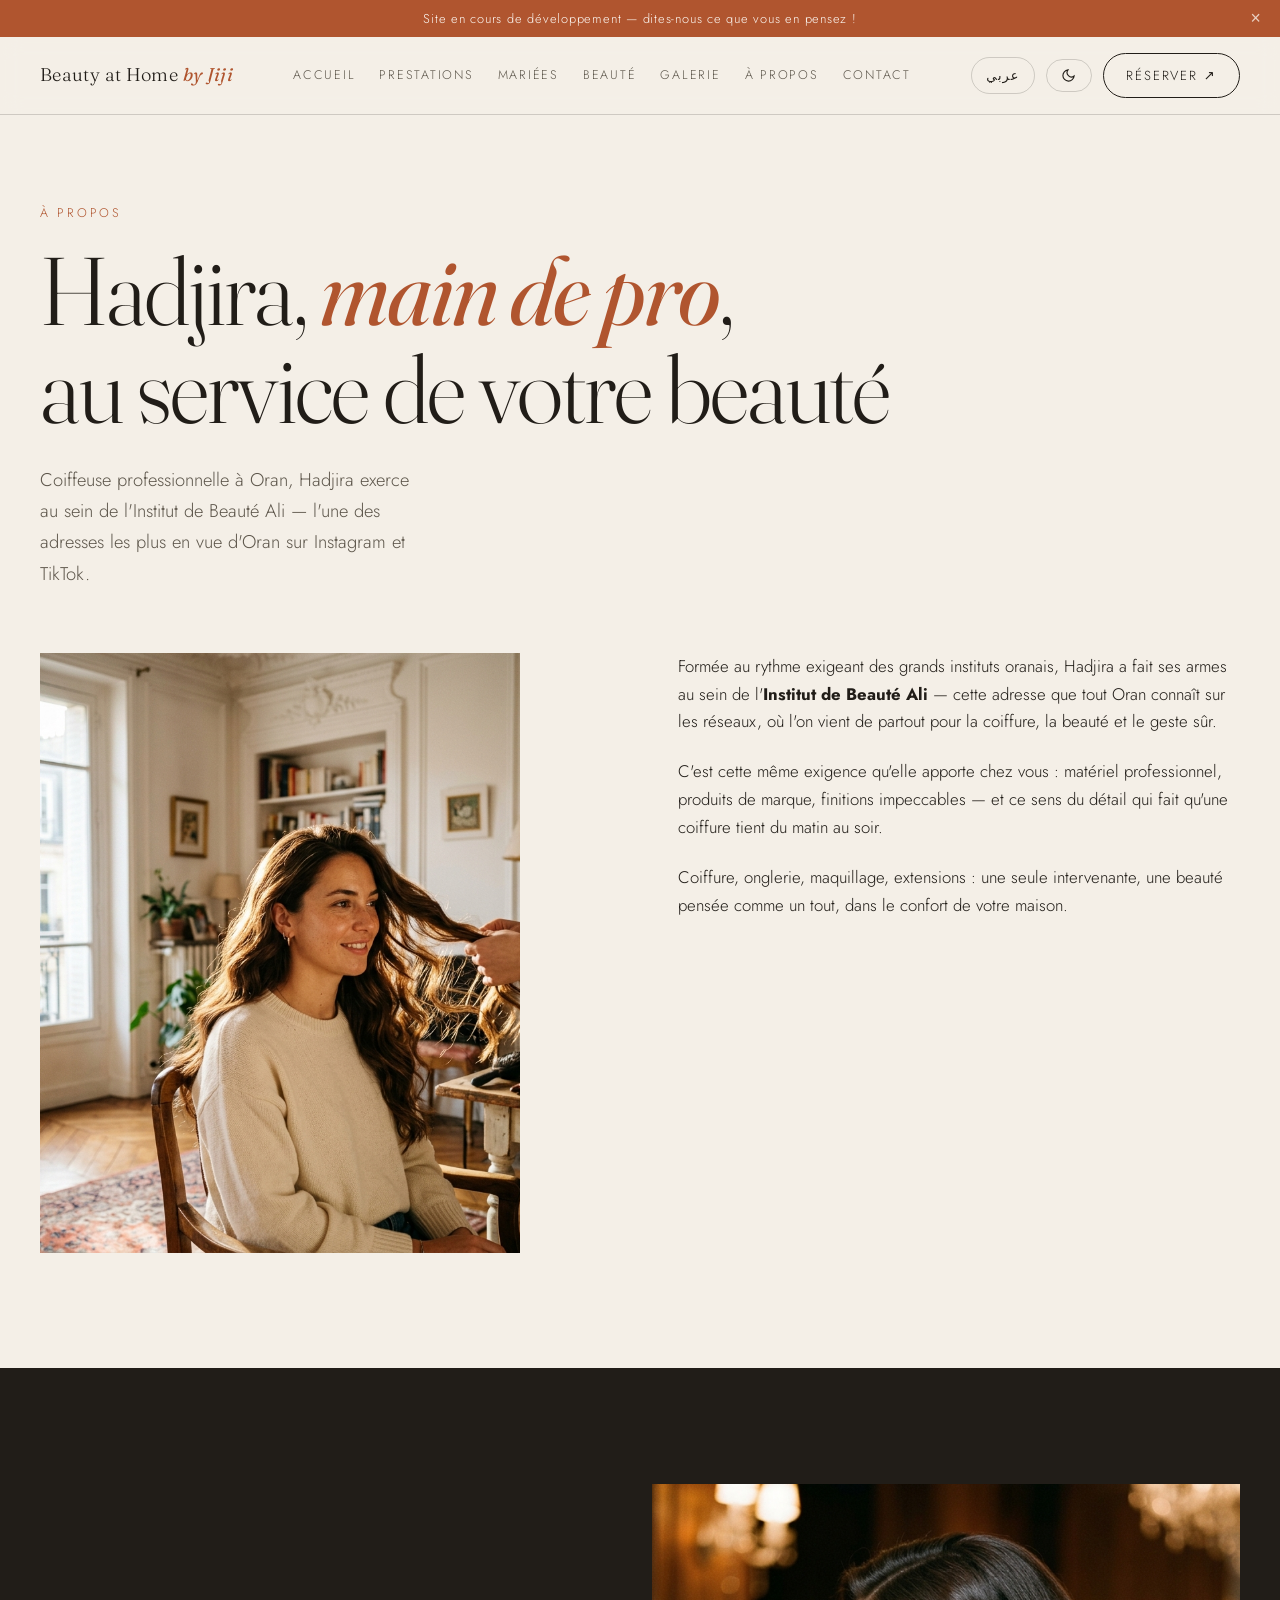
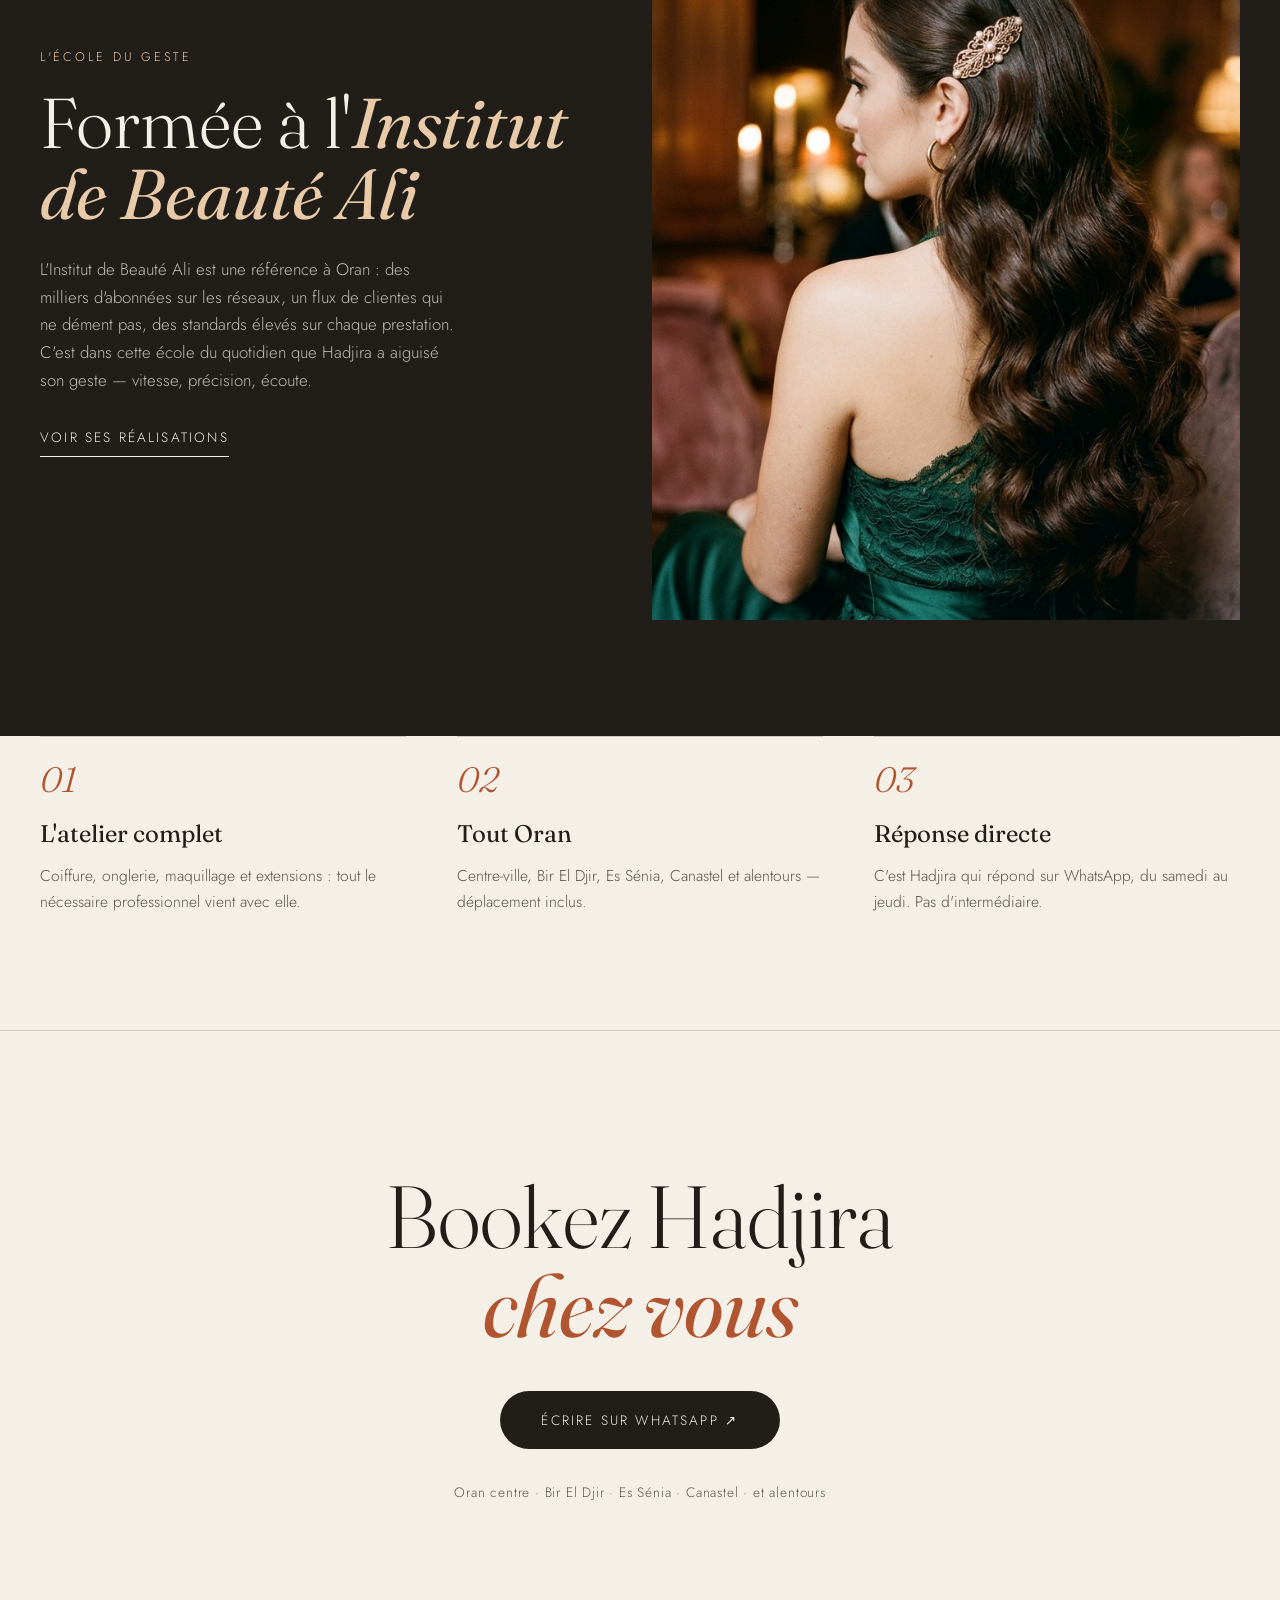
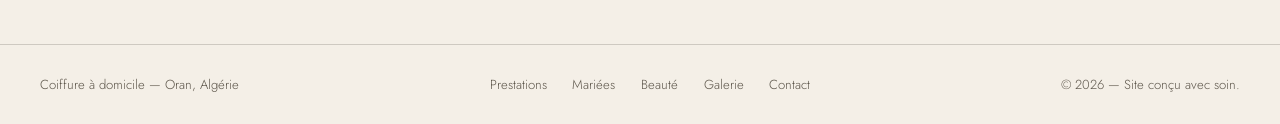
<file: site-v2/apropos.html>
<!DOCTYPE html>
<html lang="fr" dir="ltr" data-theme="light">
<head>
  <meta charset="UTF-8">
  <meta name="viewport" content="width=device-width, initial-scale=1.0">
  <title>Hadjira — Coiffeuse à Domicile à Oran | Institut de Beauté Ali</title>
  <meta name="description" content="Hadjira, coiffeuse professionnelle à Oran, coiffeuse au sein de l'Institut de Beauté Ali — l'une des adresses les plus connues d'Oran sur les réseaux sociaux. Coiffure, onglerie, maquillage et extensions à domicile.">
  <link rel="canonical" href="/a-propos.html">
  <meta property="og:title" content="Hadjira — Coiffeuse à domicile Oran, formée à l'Institut de Beauté Ali">
  <meta property="og:description" content="L'exigence de l'Institut de Beauté Ali, chez vous : coiffure, onglerie, maquillage et extensions à domicile à Oran.">
  <meta property="og:type" content="profile">
  <link rel="icon" href="assets/favicon.svg" type="image/svg+xml">
  <link rel="preconnect" href="https://fonts.googleapis.com">
  <link rel="preconnect" href="https://fonts.gstatic.com" crossorigin>
  <link href="https://fonts.googleapis.com/css2?family=Fraunces:ital,opsz,wght@0,9..144,300;0,9..144,400;0,9..144,500;1,9..144,300;1,9..144,400&family=Jost:wght@300;400;500&family=Tajawal:wght@300;400;500;700&display=swap" rel="stylesheet">
  <link rel="stylesheet" href="css/style.css">
  <script>
    (function () {
      try {
        var t = localStorage.getItem('coiffure_theme') ||
          (window.matchMedia && window.matchMedia('(prefers-color-scheme: dark)').matches ? 'dark' : 'light');
        document.documentElement.setAttribute('data-theme', t);
        var l = localStorage.getItem('coiffure_lang') || 'fr';
        document.documentElement.setAttribute('lang', l);
        document.documentElement.setAttribute('dir', l === 'ar' ? 'rtl' : 'ltr');
      } catch (e) {}
    })();
  </script>
  <script type="application/ld+json">
  {
    "@context": "https://schema.org",
    "@type": "Person",
    "name": "Hadjira",
    "jobTitle": "Coiffeuse professionnelle à domicile",
    "worksFor": { "@type": "HairSalon", "name": "Institut de Beauté Ali, Oran" },
    "address": { "@type": "PostalAddress", "addressLocality": "Oran", "addressCountry": "DZ" },
    "knowsLanguage": ["fr", "ar"]
  }
  </script>
<!-- Cloudflare Web Analytics --><script type='module' src='https://static.cloudflareinsights.com/beacon.min.js' data-cf-beacon='{"token": "559ef51a2101406b910be0c7dbbb8beb"}'></script><!-- End Cloudflare Web Analytics -->
</head>
<body data-page="apropos">
  <div class="dev-banner" id="dev-banner">
    <span class="dev-banner-text" data-i18n="banner_dev">Site en cours de développement — dites-nous ce que vous en pensez !</span>
    <button class="dev-banner-close" data-i18n-aria="banner_close" aria-label="Fermer le bandeau">×</button>
  </div>


  <header class="header">
    <div class="header-inner">
      <a class="brand" href="index.html" data-i18n="brand_name">Beauty at Home <em>by Jiji</em></a>
      <nav class="nav" aria-label="Navigation principale">
        <a href="index.html" data-i18n="nav_accueil">Accueil</a>
        <a href="prestations.html" data-i18n="nav_prestations">Prestations</a>
        <a href="mariee.html" data-i18n="nav_mariee">Mariées</a>
        <a href="beaute.html" data-i18n="nav_beaute">Beauté</a>
        <a href="galerie.html" data-i18n="nav_galerie">Galerie</a>
        <a href="apropos.html" data-i18n="nav_apropos">À propos</a>
        <a href="contact.html" data-i18n="nav_contact">Contact</a>
      </nav>
      <div class="header-controls">
        <button class="ctrl-btn" id="lang-toggle" aria-label="التبديل إلى العربية"><span class="lang-label">عربي</span></button>
        <button class="ctrl-btn" id="theme-toggle" aria-label="Activer le mode sombre">
          <svg class="icon-sun" viewBox="0 0 24 24" fill="none" stroke="currentColor" stroke-width="1.8" stroke-linecap="round" aria-hidden="true"><circle cx="12" cy="12" r="4.5"/><path d="M12 2v2.5M12 19.5V22M4.9 4.9l1.8 1.8M17.3 17.3l1.8 1.8M2 12h2.5M19.5 12H22M4.9 19.1l1.8-1.8M17.3 6.7l1.8-1.8"/></svg>
          <svg class="icon-moon" viewBox="0 0 24 24" fill="none" stroke="currentColor" stroke-width="1.8" stroke-linecap="round" aria-hidden="true"><path d="M21 12.8A9 9 0 1 1 11.2 3 7 7 0 0 0 21 12.8z"/></svg>
        </button>
        <a class="header-cta" data-wa data-i18n="btn_header_wa">Réserver ↗</a>
        <button class="nav-toggle" id="nav-toggle" aria-label="Ouvrir le menu" aria-expanded="false"><span></span><span></span><span></span></button>
      </div>
    </div>
  </header>

  <nav class="mobile-menu" id="mobile-menu" aria-label="Menu mobile">
    <a href="index.html" data-i18n="nav_accueil">Accueil</a>
    <a href="prestations.html" data-i18n="nav_prestations">Prestations</a>
    <a href="mariee.html" data-i18n="nav_mariee">Mariées</a>
    <a href="beaute.html" data-i18n="nav_beaute">Beauté</a>
    <a href="galerie.html" data-i18n="nav_galerie">Galerie</a>
    <a href="contact.html" data-i18n="nav_contact">Contact</a>
    <a href="apropos.html" data-i18n="nav_apropos">À propos</a>
    <p class="menu-note" data-i18n="contact_zones">Oran centre · Bir El Djir · Es Sénia · Canastel · et alentours</p>
  </nav>

  <main>
    <section class="page-hero">
      <p class="label reveal" data-i18n="apropos_label">À propos</p>
      <h1 class="reveal" data-i18n="apropos_h1">Hadjira, <em>main de pro</em>,<br>au service de votre beauté</h1>
      <p class="lead reveal" data-i18n="apropos_lead">Coiffeuse professionnelle à Oran, Hadjira exerce au sein de l'Institut de Beauté Ali — l'une des adresses les plus en vue d'Oran sur Instagram et TikTok.</p>
    </section>

    <!-- Portrait + bio -->
    <section class="section" style="padding-top: 1rem;">
      <div class="contact-grid">
        <figure class="mariee-figure reveal" style="aspect-ratio: 4 / 5; max-width: 480px;">
          <img src="assets/hero.jpg" alt="Hadjira, coiffeuse professionnelle à domicile à Oran" fetchpriority="high">
        </figure>
        <div class="reveal">
          <p style="margin-bottom: 1.4rem;" data-i18n="apropos_bio_1">Formée au rythme exigeant des grands instituts oranais, Hadjira a fait ses armes au sein de l'<strong>Institut de Beauté Ali</strong> — cette adresse que tout Oran connaît sur les réseaux, où l'on vient de partout pour la coiffure, la beauté et le geste sûr.</p>
          <p style="margin-bottom: 1.4rem;" data-i18n="apropos_bio_2">C'est cette même exigence qu'elle apporte chez vous : matériel professionnel, produits de marque, finitions impeccables — et ce sens du détail qui fait qu'une coiffure tient du matin au soir.</p>
          <p data-i18n="apropos_bio_3">Coiffure, onglerie, maquillage, extensions : une seule intervenante, une beauté pensée comme un tout, dans le confort de votre maison.</p>
        </div>
      </div>
    </section>

    <!-- L'école du geste : Institut Ali -->
    <section class="mariee">
      <div class="mariee-inner">
        <div class="mariee-text reveal">
          <p class="label" data-i18n="salon_label">L'école du geste</p>
          <h2 data-i18n="salon_h2">Formée à l'<em>Institut de Beauté Ali</em></h2>
          <p data-i18n="salon_text">L'Institut de Beauté Ali est une référence à Oran : des milliers d'abonnées sur les réseaux, un flux de clientes qui ne dément pas, des standards élevés sur chaque prestation. C'est dans cette école du quotidien que Hadjira a aiguisé son geste — vitesse, précision, écoute.</p>
          <a class="btn-line btn-line-light" href="galerie.html" data-i18n="salon_cta">Voir ses réalisations</a>
        </div>
        <figure class="mariee-figure reveal">
          <img src="assets/galerie/05.jpg" alt="Coiffure glamour réalisée par Hadjira" loading="lazy">
        </figure>
      </div>
    </section>

    <!-- Trois atouts -->
    <section class="section">
      <div class="steps">
        <div class="step reveal">
          <div class="step-num">01</div>
          <h3 data-i18n="apropos_atelier_t">L'atelier complet</h3>
          <p data-i18n="apropos_atelier_d">Coiffure, onglerie, maquillage et extensions : tout le nécessaire professionnel vient avec elle.</p>
        </div>
        <div class="step reveal">
          <div class="step-num">02</div>
          <h3 data-i18n="apropos_zones_t">Tout Oran</h3>
          <p data-i18n="apropos_zones_d">Centre-ville, Bir El Djir, Es Sénia, Canastel et alentours — déplacement inclus.</p>
        </div>
        <div class="step reveal">
          <div class="step-num">03</div>
          <h3 data-i18n="apropos_wa_t">Réponse directe</h3>
          <p data-i18n="apropos_wa_d">C'est Hadjira qui répond sur WhatsApp, du samedi au jeudi. Pas d'intermédiaire.</p>
        </div>
      </div>
    </section>

    <section class="contact">
      <h2 class="contact-title reveal" data-i18n="apropos_cta_title">Bookez Hadjira<br><em>chez vous</em></h2>
      <a class="btn-solid reveal" data-wa data-i18n="contact_btn">Écrire sur WhatsApp ↗</a>
      <p class="contact-zones reveal" data-i18n="contact_zones">Oran centre · Bir El Djir · Es Sénia · Canastel · et alentours</p>
    </section>
  </main>

  <footer class="footer">
    <div class="footer-inner">
      <span data-i18n="footer_text">Coiffure à domicile — Oran, Algérie</span>
      <nav class="footer-nav" aria-label="Navigation pied de page">
        <a href="prestations.html" data-i18n="nav_prestations">Prestations</a>
        <a href="mariee.html" data-i18n="nav_mariee">Mariées</a>
        <a href="beaute.html" data-i18n="nav_beaute">Beauté</a>
        <a href="galerie.html" data-i18n="nav_galerie">Galerie</a>
        <a href="contact.html" data-i18n="nav_contact">Contact</a>
      </nav>
      <span data-i18n="footer_small">© 2026 — Site conçu avec soin.</span>
    </div>
  </footer>

  <script src="js/main.js"></script>
</body>
</html>
</file>
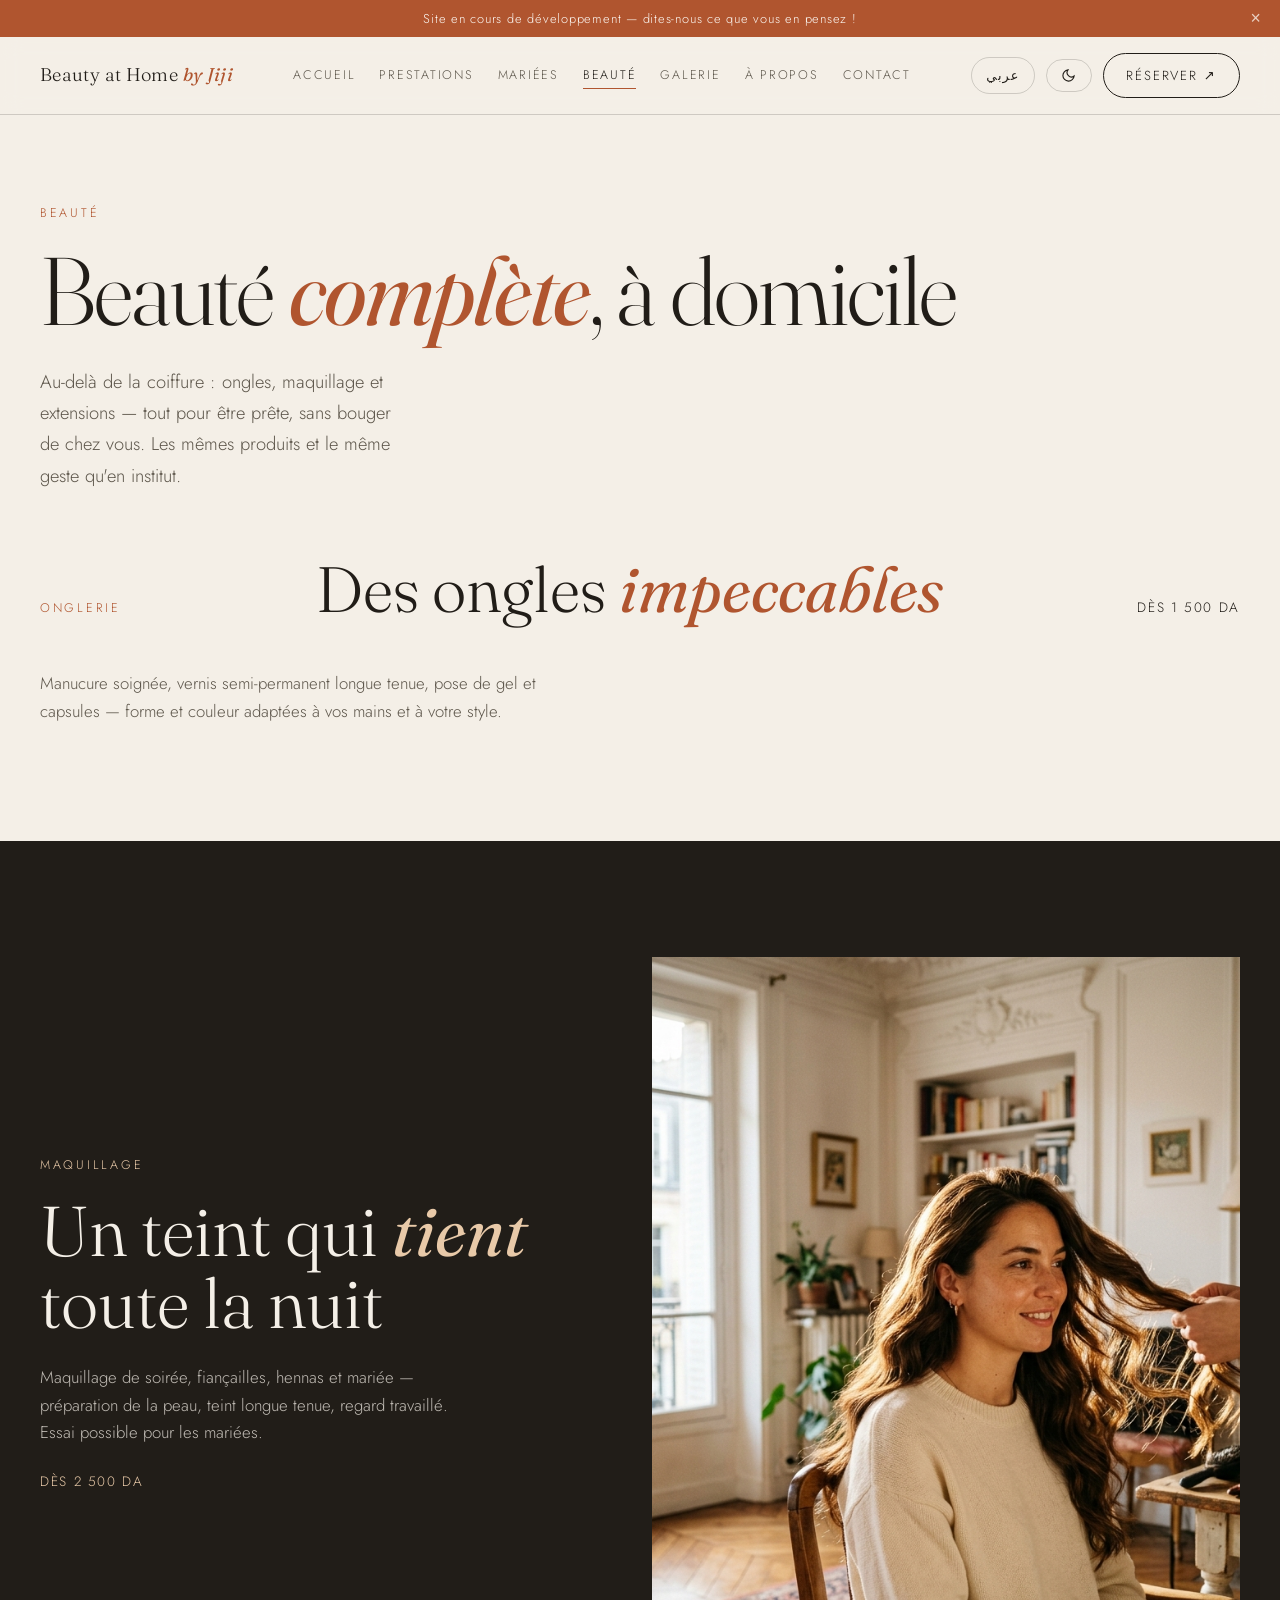
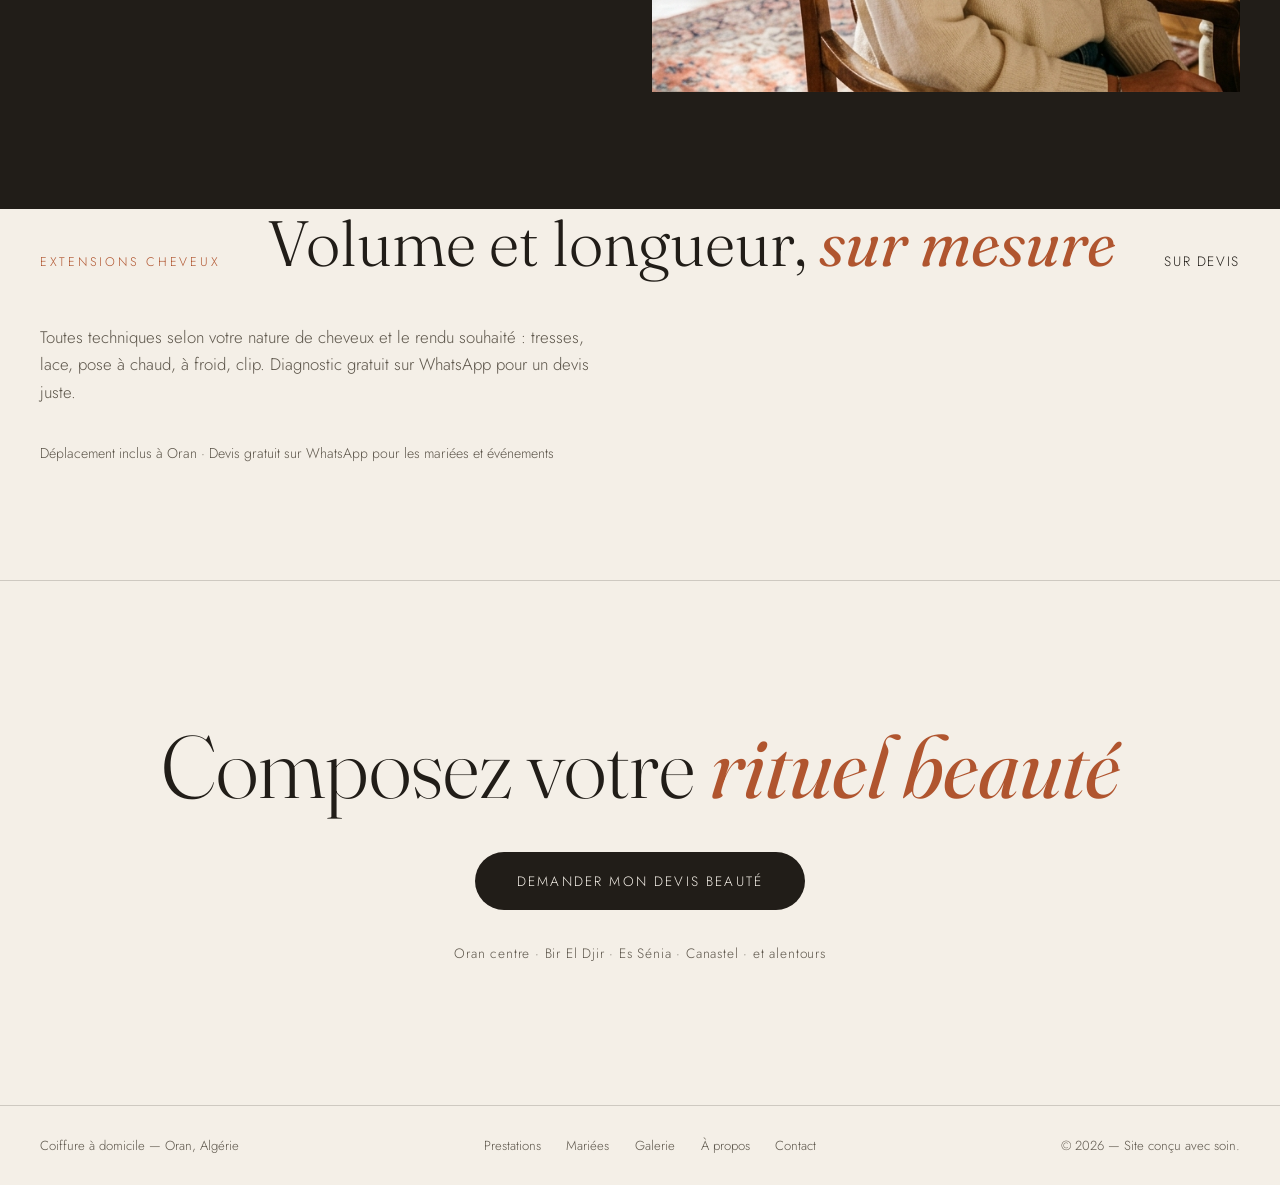
<file: site-v2/beaute.html>
<!DOCTYPE html>
<html lang="fr" dir="ltr" data-theme="light">
<head>
  <meta charset="UTF-8">
  <meta name="viewport" content="width=device-width, initial-scale=1.0">
  <title>Onglerie, Maquillage &amp; Extensions Cheveux à Domicile Oran | Beauté Complète</title>
  <meta name="description" content="Beauté à domicile à Oran : onglerie (manucure, gel, semi-permanent), maquillage soirée et mariée, extensions cheveux toutes techniques (tresses, lace, clip). Déplacement inclus.">
  <link rel="canonical" href="/beaute.html">
  <meta property="og:title" content="Onglerie, Maquillage &amp; Extensions à domicile — Oran">
  <meta property="og:description" content="Ongles, maquillage, extensions : la beauté complète à domicile à Oran, déplacement inclus.">
  <meta property="og:type" content="website">
  <link rel="icon" href="assets/favicon.svg" type="image/svg+xml">
  <link rel="preconnect" href="https://fonts.googleapis.com">
  <link rel="preconnect" href="https://fonts.gstatic.com" crossorigin>
  <link href="https://fonts.googleapis.com/css2?family=Fraunces:ital,opsz,wght@0,9..144,300;0,9..144,400;0,9..144,500;1,9..144,300;1,9..144,400&family=Jost:wght@300;400;500&family=Tajawal:wght@300;400;500;700&display=swap" rel="stylesheet">
  <link rel="stylesheet" href="css/style.css">
  <script>
    (function () {
      try {
        var t = localStorage.getItem('coiffure_theme') ||
          (window.matchMedia && window.matchMedia('(prefers-color-scheme: dark)').matches ? 'dark' : 'light');
        document.documentElement.setAttribute('data-theme', t);
        var l = localStorage.getItem('coiffure_lang') || 'fr';
        document.documentElement.setAttribute('lang', l);
        document.documentElement.setAttribute('dir', l === 'ar' ? 'rtl' : 'ltr');
      } catch (e) {}
    })();
  </script>
<!-- Cloudflare Web Analytics --><script type='module' src='https://static.cloudflareinsights.com/beacon.min.js' data-cf-beacon='{"token": "559ef51a2101406b910be0c7dbbb8beb"}'></script><!-- End Cloudflare Web Analytics -->
</head>
<body data-page="beaute">
  <div class="dev-banner" id="dev-banner">
    <span class="dev-banner-text" data-i18n="banner_dev">Site en cours de développement — dites-nous ce que vous en pensez !</span>
    <button class="dev-banner-close" data-i18n-aria="banner_close" aria-label="Fermer le bandeau">×</button>
  </div>


  <header class="header">
    <div class="header-inner">
      <a class="brand" href="index.html" data-i18n="brand_name">Beauty at Home <em>by Jiji</em></a>
      <nav class="nav" aria-label="Navigation principale">
        <a href="index.html" data-i18n="nav_accueil">Accueil</a>
        <a href="prestations.html" data-i18n="nav_prestations">Prestations</a>
        <a href="mariee.html" data-i18n="nav_mariee">Mariées</a>
        <a href="beaute.html" aria-current="page" data-i18n="nav_beaute">Beauté</a>
        <a href="galerie.html" data-i18n="nav_galerie">Galerie</a>
        <a href="apropos.html" data-i18n="nav_apropos">À propos</a>
        <a href="contact.html" data-i18n="nav_contact">Contact</a>
      </nav>
      <div class="header-controls">
        <button class="ctrl-btn" id="lang-toggle" aria-label="التبديل إلى العربية"><span class="lang-label">عربي</span></button>
        <button class="ctrl-btn" id="theme-toggle" aria-label="Activer le mode sombre">
          <svg class="icon-sun" viewBox="0 0 24 24" fill="none" stroke="currentColor" stroke-width="1.8" stroke-linecap="round" aria-hidden="true"><circle cx="12" cy="12" r="4.5"/><path d="M12 2v2.5M12 19.5V22M4.9 4.9l1.8 1.8M17.3 17.3l1.8 1.8M2 12h2.5M19.5 12H22M4.9 19.1l1.8-1.8M17.3 6.7l1.8-1.8"/></svg>
          <svg class="icon-moon" viewBox="0 0 24 24" fill="none" stroke="currentColor" stroke-width="1.8" stroke-linecap="round" aria-hidden="true"><path d="M21 12.8A9 9 0 1 1 11.2 3 7 7 0 0 0 21 12.8z"/></svg>
        </button>
        <a class="header-cta" data-wa data-i18n="btn_header_wa">Réserver ↗</a>
        <button class="nav-toggle" id="nav-toggle" aria-label="Ouvrir le menu" aria-expanded="false"><span></span><span></span><span></span></button>
      </div>
    </div>
  </header>

  <nav class="mobile-menu" id="mobile-menu" aria-label="Menu mobile">
    <a href="index.html" data-i18n="nav_accueil">Accueil</a>
    <a href="prestations.html" data-i18n="nav_prestations">Prestations</a>
    <a href="mariee.html" data-i18n="nav_mariee">Mariées</a>
    <a href="beaute.html" data-i18n="nav_beaute">Beauté</a>
    <a href="galerie.html" data-i18n="nav_galerie">Galerie</a>
    <a href="contact.html" data-i18n="nav_contact">Contact</a>
    <a href="apropos.html" data-i18n="nav_apropos">À propos</a>
    <p class="menu-note" data-i18n="contact_zones">Oran centre · Bir El Djir · Es Sénia · Canastel · et alentours</p>
  </nav>

  <main>
    <section class="page-hero">
      <p class="label reveal" data-i18n="nav_beaute">Beauté</p>
      <h1 class="reveal" data-i18n="beaute_h1">Beauté <em>complète</em>, à domicile</h1>
      <p class="lead reveal" data-i18n="beaute_lead">Au-delà de la coiffure : ongles, maquillage et extensions — tout pour être prête, sans bouger de chez vous. Les mêmes produits et le même geste qu'en institut.</p>
    </section>

    <!-- Onglerie -->
    <section class="section" style="padding-top: 1rem;">
      <div class="section-head reveal">
        <p class="label" data-i18n="ongles_label">Onglerie</p>
        <h2 data-i18n="ongles_h1">Des ongles <em>impeccables</em></h2>
        <span class="menu-price" data-i18n="ongles_p">dès 1 500 DA</span>
      </div>
      <p class="section-sub reveal" data-i18n="ongles_d">Manucure soignée, vernis semi-permanent longue tenue, pose de gel et capsules — forme et couleur adaptées à vos mains et à votre style.</p>
    </section>

    <!-- Maquillage -->
    <section class="mariee">
      <div class="mariee-inner">
        <div class="mariee-text reveal">
          <p class="label" data-i18n="maquillage_label">Maquillage</p>
          <h2 data-i18n="maquillage_h1">Un teint qui <em>tient</em> toute la nuit</h2>
          <p data-i18n="maquillage_d">Maquillage de soirée, fiançailles, hennas et mariée — préparation de la peau, teint longue tenue, regard travaillé. Essai possible pour les mariées.</p>
          <span class="menu-price" data-i18n="maquillage_p" style="display:inline-block; margin-top:1.4rem; color:var(--accent-soft);">dès 2 500 DA</span>
        </div>
        <figure class="mariee-figure reveal">
          <img src="assets/hero.jpg" alt="Séance beauté à domicile à Oran — maquillage et coiffure" loading="lazy">
        </figure>
      </div>
    </section>

    <!-- Extensions -->
    <section class="section">
      <div class="section-head reveal">
        <p class="label" data-i18n="extensions_label">Extensions cheveux</p>
        <h2 data-i18n="extensions_h1">Volume et longueur, <em>sur mesure</em></h2>
        <span class="menu-price" data-i18n="extensions_p">sur devis</span>
      </div>
      <p class="section-sub reveal" data-i18n="extensions_d">Toutes techniques selon votre nature de cheveux et le rendu souhaité : tresses, lace, pose à chaud, à froid, clip. Diagnostic gratuit sur WhatsApp pour un devis juste.</p>
      <p class="section-foot reveal" data-i18n="prest_foot">Déplacement inclus à Oran · Devis gratuit sur WhatsApp pour les mariées et événements</p>
    </section>

    <section class="contact">
      <h2 class="contact-title reveal" data-i18n="beaute_cta_title">Composez votre <em>rituel beauté</em></h2>
      <a class="btn-solid reveal" data-wa data-i18n="beaute_cta_btn">Demander mon devis beauté</a>
      <p class="contact-zones reveal" data-i18n="contact_zones">Oran centre · Bir El Djir · Es Sénia · Canastel · et alentours</p>
    </section>
  </main>

  <footer class="footer">
    <div class="footer-inner">
      <span data-i18n="footer_text">Coiffure à domicile — Oran, Algérie</span>
      <nav class="footer-nav" aria-label="Navigation pied de page">
        <a href="prestations.html" data-i18n="nav_prestations">Prestations</a>
        <a href="mariee.html" data-i18n="nav_mariee">Mariées</a>
        <a href="galerie.html" data-i18n="nav_galerie">Galerie</a>
        <a href="apropos.html" data-i18n="nav_apropos">À propos</a>
        <a href="contact.html" data-i18n="nav_contact">Contact</a>
      </nav>
      <span data-i18n="footer_small">© 2026 — Site conçu avec soin.</span>
    </div>
  </footer>

  <script src="js/main.js"></script>
</body>
</html>
</file>
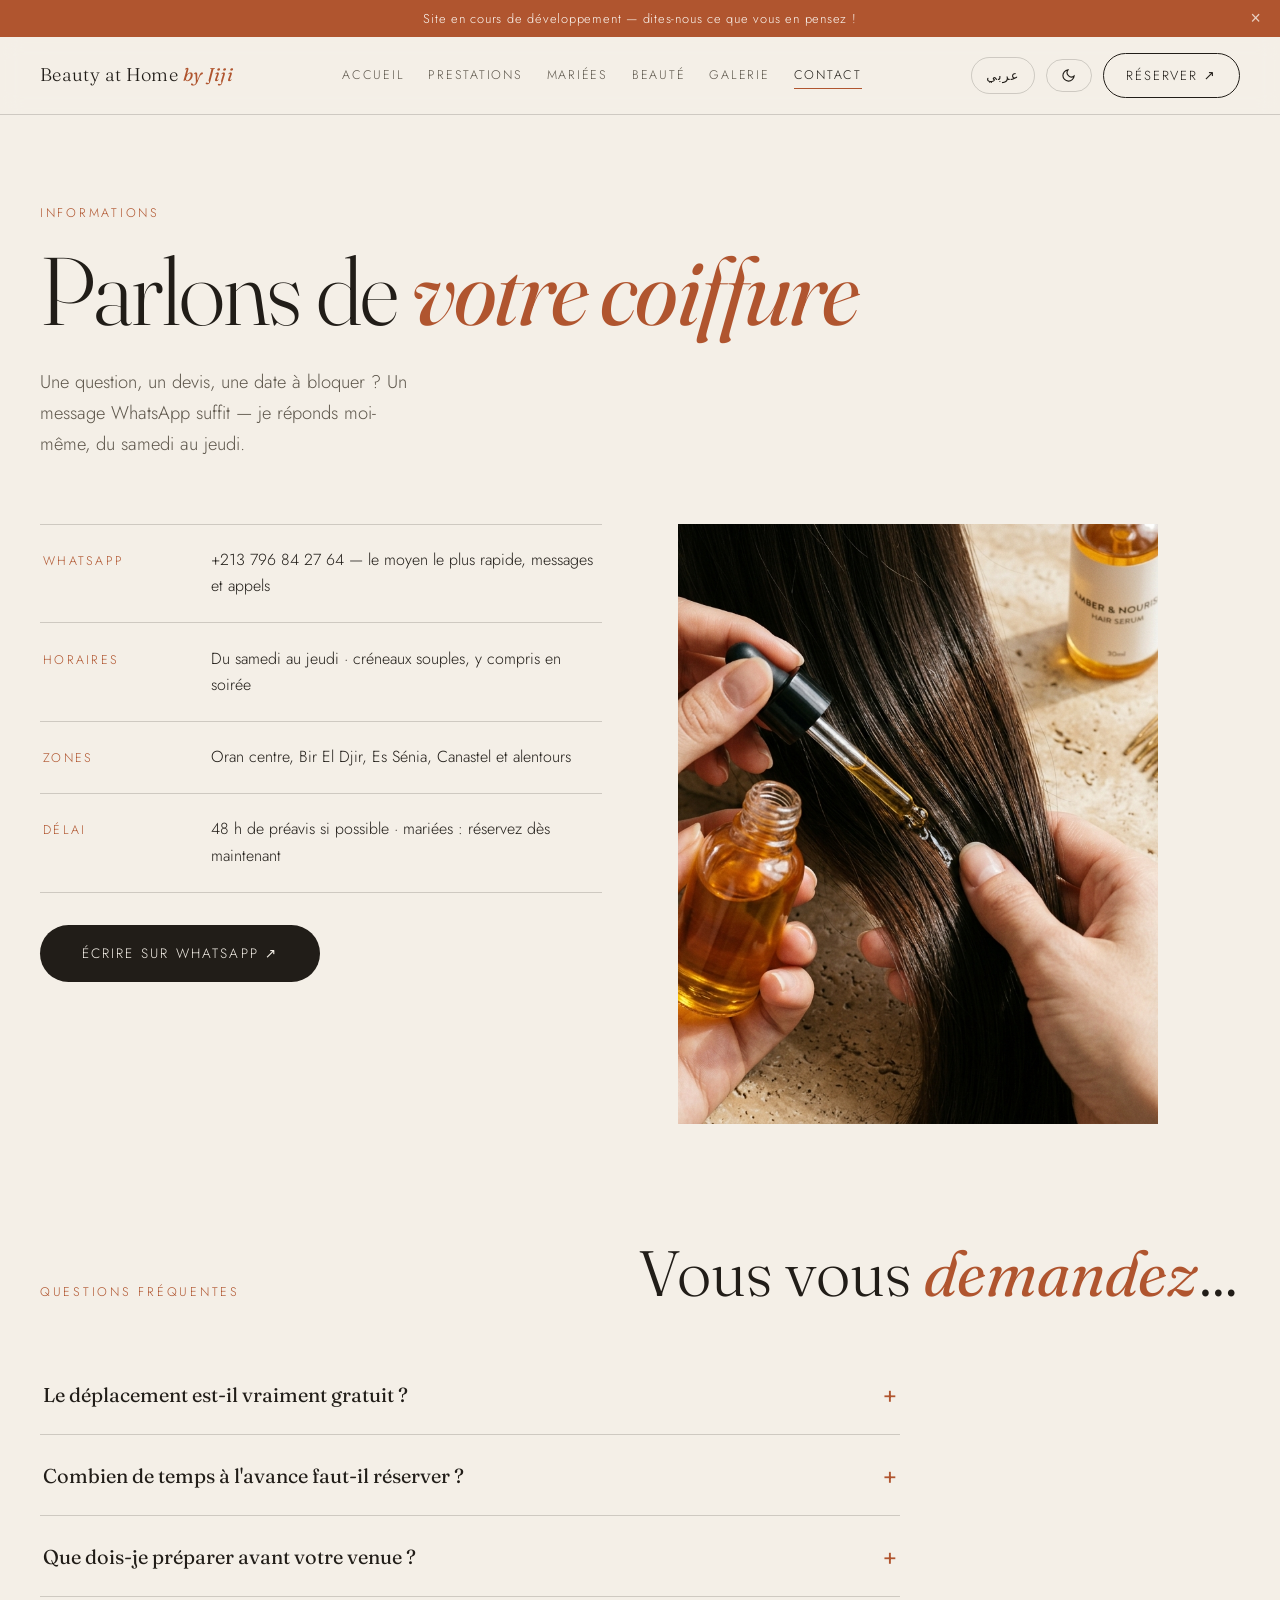
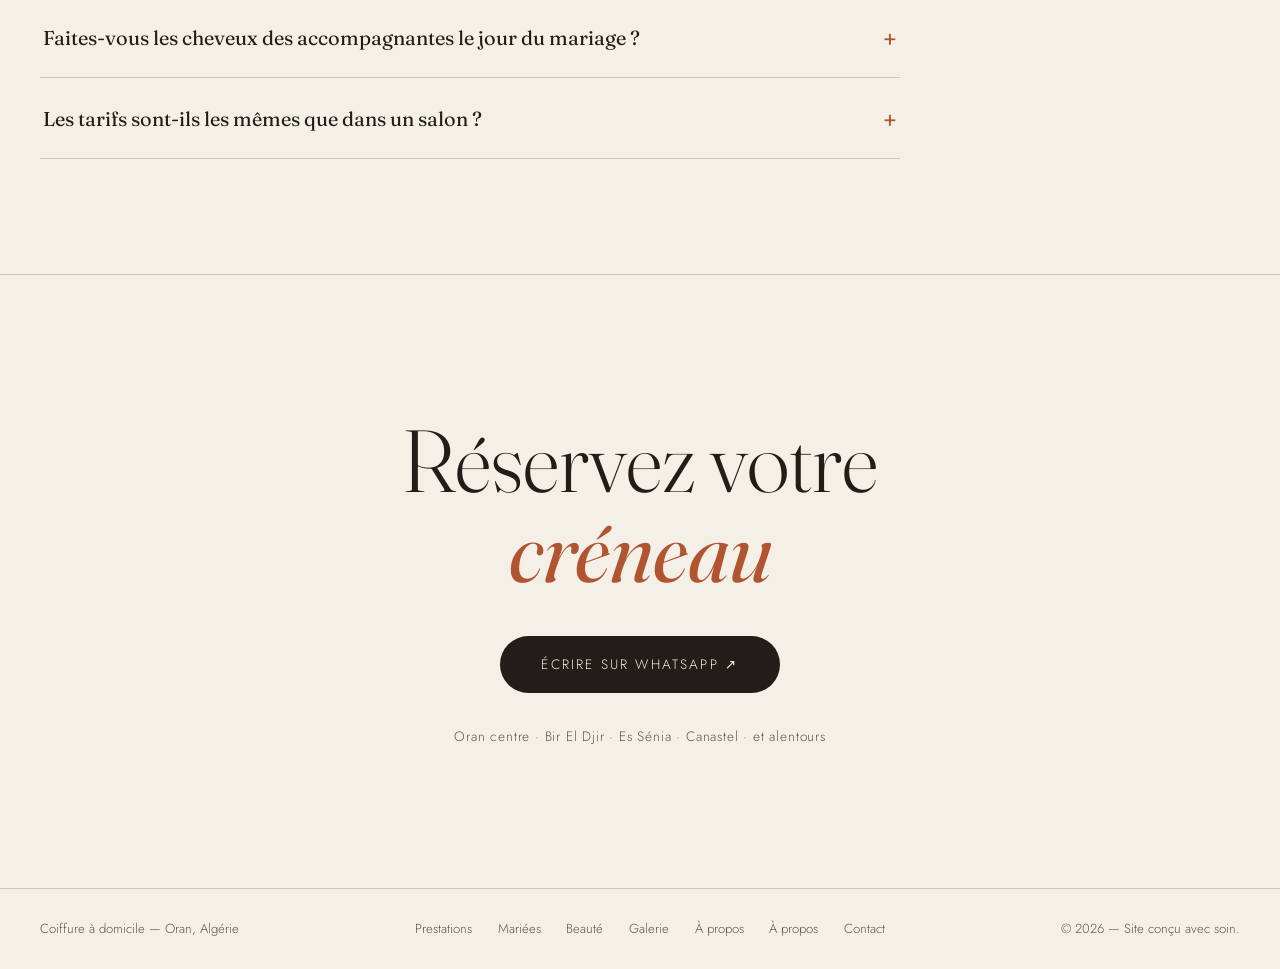
<file: site-v2/contact.html>
<!DOCTYPE html>
<html lang="fr" dir="ltr" data-theme="light">
<head>
  <meta charset="UTF-8">
  <meta name="viewport" content="width=device-width, initial-scale=1.0">
  <title>Contact &amp; Rendez-vous — Coiffeuse à Domicile Oran | Réservation WhatsApp</title>
  <meta name="description" content="Réservez votre coiffeuse à domicile à Oran : réponse rapide du samedi au jeudi, déplacement inclus (centre, Bir El Djir, Es Sénia, Canastel). Questions fréquentes.">
  <link rel="canonical" href="/contact.html">
  <meta property="og:title" content="Contact — Coiffeuse à domicile Oran">
  <meta property="og:description" content="Une question, un devis, une date à bloquer ? Un message WhatsApp suffit.">
  <meta property="og:type" content="website">
  <link rel="icon" href="assets/favicon.svg" type="image/svg+xml">
  <link rel="preconnect" href="https://fonts.googleapis.com">
  <link rel="preconnect" href="https://fonts.gstatic.com" crossorigin>
  <link href="https://fonts.googleapis.com/css2?family=Fraunces:ital,opsz,wght@0,9..144,300;0,9..144,400;0,9..144,500;1,9..144,300;1,9..144,400&family=Jost:wght@300;400;500&family=Tajawal:wght@300;400;500;700&display=swap" rel="stylesheet">
  <link rel="stylesheet" href="css/style.css">
  <script>
    (function () {
      try {
        var t = localStorage.getItem('coiffure_theme') ||
          (window.matchMedia && window.matchMedia('(prefers-color-scheme: dark)').matches ? 'dark' : 'light');
        document.documentElement.setAttribute('data-theme', t);
        var l = localStorage.getItem('coiffure_lang') || 'fr';
        document.documentElement.setAttribute('lang', l);
        document.documentElement.setAttribute('dir', l === 'ar' ? 'rtl' : 'ltr');
      } catch (e) {}
    })();
  </script>
  <script type="application/ld+json">
  {
    "@context": "https://schema.org",
    "@type": "FAQPage",
    "mainEntity": [
      {
        "@type": "Question",
        "name": "Le déplacement est-il vraiment gratuit ?",
        "acceptedAnswer": { "@type": "Answer", "text": "Oui — le déplacement est inclus dans les tarifs pour tout Oran et ses alentours proches (Bir El Djir, Es Sénia, Canastel). Pour les localités plus éloignées, un petit supplément peut s'appliquer." }
      },
      {
        "@type": "Question",
        "name": "Combien de temps à l'avance faut-il réserver ?",
        "acceptedAnswer": { "@type": "Answer", "text": "Idéalement 48 h de préavis pour un rendez-vous classique. Pour un vendredi ou une date de mariage, réservez dès maintenant." }
      },
      {
        "@type": "Question",
        "name": "Que dois-je préparer avant votre venue ?",
        "acceptedAnswer": { "@type": "Answer", "text": "Rien : tout le matériel professionnel est apporté. Prévoyez une chaise près d'une prise électrique et si possible un accès à un point d'eau." }
      },
      {
        "@type": "Question",
        "name": "Faites-vous les cheveux des accompagnantes le jour du mariage ?",
        "acceptedAnswer": { "@type": "Answer", "text": "Oui — la mère de la mariée, les sœurs et les demoiselles d'honneur peuvent être coiffées le même matin. Précisez le nombre de personnes à la réservation." }
      },
      {
        "@type": "Question",
        "name": "Les tarifs sont-ils les mêmes que dans un salon ?",
        "acceptedAnswer": { "@type": "Answer", "text": "Les tarifs sont comparables à ceux d'un salon, sans trajet ni attente. La coloration et le balayage dépendent de la longueur : devis gratuit sur WhatsApp." }
      }
    ]
  }
  </script>
<!-- Cloudflare Web Analytics --><script type='module' src='https://static.cloudflareinsights.com/beacon.min.js' data-cf-beacon='{"token": "559ef51a2101406b910be0c7dbbb8beb"}'></script><!-- End Cloudflare Web Analytics -->
</head>
<body data-page="contact">
  <div class="dev-banner" id="dev-banner">
    <span class="dev-banner-text" data-i18n="banner_dev">Site en cours de développement — dites-nous ce que vous en pensez !</span>
    <button class="dev-banner-close" data-i18n-aria="banner_close" aria-label="Fermer le bandeau">×</button>
  </div>


  <header class="header">
    <div class="header-inner">
      <a class="brand" href="index.html" data-i18n="brand_name">Beauty at Home <em>by Jiji</em></a>
      <nav class="nav" aria-label="Navigation principale">
        <a href="index.html" data-i18n="nav_accueil">Accueil</a>
        <a href="prestations.html" data-i18n="nav_prestations">Prestations</a>
        <a href="mariee.html" data-i18n="nav_mariee">Mariées</a>
        <a href="beaute.html" data-i18n="nav_beaute">Beauté</a>
        <a href="galerie.html" data-i18n="nav_galerie">Galerie</a>
        <a href="contact.html" aria-current="page" data-i18n="nav_contact">Contact</a>
      </nav>
      <div class="header-controls">
        <button class="ctrl-btn" id="lang-toggle" aria-label="التبديل إلى العربية"><span class="lang-label">عربي</span></button>
        <button class="ctrl-btn" id="theme-toggle" aria-label="Activer le mode sombre">
          <svg class="icon-sun" viewBox="0 0 24 24" fill="none" stroke="currentColor" stroke-width="1.8" stroke-linecap="round" aria-hidden="true"><circle cx="12" cy="12" r="4.5"/><path d="M12 2v2.5M12 19.5V22M4.9 4.9l1.8 1.8M17.3 17.3l1.8 1.8M2 12h2.5M19.5 12H22M4.9 19.1l1.8-1.8M17.3 6.7l1.8-1.8"/></svg>
          <svg class="icon-moon" viewBox="0 0 24 24" fill="none" stroke="currentColor" stroke-width="1.8" stroke-linecap="round" aria-hidden="true"><path d="M21 12.8A9 9 0 1 1 11.2 3 7 7 0 0 0 21 12.8z"/></svg>
        </button>
        <a class="header-cta" data-wa data-i18n="btn_header_wa">Réserver ↗</a>
        <button class="nav-toggle" id="nav-toggle" aria-label="Ouvrir le menu" aria-expanded="false"><span></span><span></span><span></span></button>
      </div>
    </div>
  </header>

  <nav class="mobile-menu" id="mobile-menu" aria-label="Menu mobile">
    <a href="index.html" data-i18n="nav_accueil">Accueil</a>
    <a href="prestations.html" data-i18n="nav_prestations">Prestations</a>
    <a href="mariee.html" data-i18n="nav_mariee">Mariées</a>
    <a href="beaute.html" data-i18n="nav_beaute">Beauté</a>
    <a href="galerie.html" data-i18n="nav_galerie">Galerie</a>
    <a href="contact.html" data-i18n="nav_contact">Contact</a>
    <a href="apropos.html" data-i18n="nav_apropos">À propos</a>
    <p class="menu-note" data-i18n="contact_zones">Oran centre · Bir El Djir · Es Sénia · Canastel · et alentours</p>
  </nav>

  <main>
    <section class="page-hero">
      <p class="label reveal" data-i18n="info_label">Informations</p>
      <h1 class="reveal" data-i18n="contact_h1">Parlons de <em>votre coiffure</em></h1>
      <p class="lead reveal" data-i18n="contact_lead">Une question, un devis, une date à bloquer ? Un message WhatsApp suffit — je réponds moi-même, du samedi au jeudi.</p>
    </section>

    <section class="section" style="padding-top: 1rem;">
      <div class="contact-grid">
        <div class="reveal">
          <ul class="info-list">
            <li>
              <span class="info-label" data-i18n="info_1_l">WhatsApp</span>
              <p data-i18n="info_1_v">Le moyen le plus rapide — messages et appels</p>
            </li>
            <li>
              <span class="info-label" data-i18n="info_2_l">Horaires</span>
              <p data-i18n="info_2_v">Du samedi au jeudi · créneaux souples, y compris en soirée</p>
            </li>
            <li>
              <span class="info-label" data-i18n="info_3_l">Zones</span>
              <p data-i18n="info_3_v">Oran centre, Bir El Djir, Es Sénia, Canastel et alentours</p>
            </li>
            <li>
              <span class="info-label" data-i18n="info_4_l">Délai</span>
              <p data-i18n="info_4_v">48 h de préavis si possible · mariées : réservez dès maintenant</p>
            </li>
          </ul>
          <a class="btn-solid" data-wa data-i18n="contact_btn" style="margin-top: 2rem;">Écrire sur WhatsApp ↗</a>
        </div>

        <figure class="mariee-figure reveal" style="aspect-ratio: 4 / 5; max-width: 480px;">
          <img src="assets/galerie/03.jpg" alt="Soin capillaire à domicile à Oran" loading="lazy">
        </figure>
      </div>
    </section>

    <section class="section">
      <div class="section-head reveal">
        <p class="label" data-i18n="faq_label">Questions fréquentes</p>
        <h2 data-i18n="faq_head">Vous vous <em>demandez</em>…</h2>
      </div>
      <div class="faq">
        <div class="faq-item reveal">
          <button class="faq-q" aria-expanded="false">
            <span data-i18n="faq_1_q">Le déplacement est-il vraiment gratuit ?</span>
            <span class="faq-icon" aria-hidden="true">+</span>
          </button>
          <div class="faq-a"><p data-i18n="faq_1_a">Oui — le déplacement est inclus dans les tarifs pour tout Oran et ses alentours proches (Bir El Djir, Es Sénia, Canastel). Pour les localités plus éloignées, un petit supplément peut s'appliquer : précisez votre adresse sur WhatsApp.</p></div>
        </div>
        <div class="faq-item reveal">
          <button class="faq-q" aria-expanded="false">
            <span data-i18n="faq_2_q">Combien de temps à l'avance faut-il réserver ?</span>
            <span class="faq-icon" aria-hidden="true">+</span>
          </button>
          <div class="faq-a"><p data-i18n="faq_2_a">Idéalement 48 h de préavis pour un rendez-vous classique. Pour un vendredi ou une date de mariage, réservez dès maintenant — certaines dates partent des mois à l'avance.</p></div>
        </div>
        <div class="faq-item reveal">
          <button class="faq-q" aria-expanded="false">
            <span data-i18n="faq_3_q">Que dois-je préparer avant votre venue ?</span>
            <span class="faq-icon" aria-hidden="true">+</span>
          </button>
          <div class="faq-a"><p data-i18n="faq_3_a">Rien du tout : j'apporte capes, brosses, fers, sèche-cheveux et produits. Prévoyez simplement une chaise près d'une prise électrique, et si possible un accès à un point d'eau.</p></div>
        </div>
        <div class="faq-item reveal">
          <button class="faq-q" aria-expanded="false">
            <span data-i18n="faq_4_q">Faites-vous les cheveux des accompagnantes le jour du mariage ?</span>
            <span class="faq-icon" aria-hidden="true">+</span>
          </button>
          <div class="faq-a"><p data-i18n="faq_4_a">Oui — la mère de la mariée, les sœurs et les demoiselles d'honneur peuvent être coiffées le même matin. Précisez le nombre de personnes lors de la réservation pour que je prévoie le temps nécessaire.</p></div>
        </div>
        <div class="faq-item reveal">
          <button class="faq-q" aria-expanded="false">
            <span data-i18n="faq_5_q">Les tarifs sont-ils les mêmes que dans un salon ?</span>
            <span class="faq-icon" aria-hidden="true">+</span>
          </button>
          <div class="faq-a"><p data-i18n="faq_5_a">Les tarifs affichés sont comparables à ceux d'un salon — mais sans trajet ni attente, chez vous. La coloration et le balayage dépendent de la longueur et du produit : demandez votre devis gratuit sur WhatsApp.</p></div>
        </div>
      </div>
    </section>

    <section class="contact">
      <h2 class="contact-title reveal" data-i18n="contact_title">Réservez votre<br><em>créneau</em></h2>
      <a class="btn-solid reveal" data-wa data-i18n="contact_btn">Écrire sur WhatsApp ↗</a>
      <p class="contact-zones reveal" data-i18n="contact_zones">Oran centre · Bir El Djir · Es Sénia · Canastel · et alentours</p>
    </section>
  </main>

  <footer class="footer">
    <div class="footer-inner">
      <span data-i18n="footer_text">Coiffure à domicile — Oran, Algérie</span>
      <nav class="footer-nav" aria-label="Navigation pied de page">
        <a href="prestations.html" data-i18n="nav_prestations">Prestations</a>
        <a href="mariee.html" data-i18n="nav_mariee">Mariées</a>
        <a href="beaute.html" data-i18n="nav_beaute">Beauté</a>
        <a href="galerie.html" data-i18n="nav_galerie">Galerie</a>
        <a href="apropos.html" data-i18n="nav_apropos">À propos</a>
        <a href="apropos.html" data-i18n="nav_apropos">À propos</a>
        <a href="contact.html" data-i18n="nav_contact">Contact</a>
      </nav>
      <span data-i18n="footer_small">© 2026 — Site conçu avec soin.</span>
    </div>
  </footer>

  <script src="js/main.js"></script>
</body>
</html>
</file>
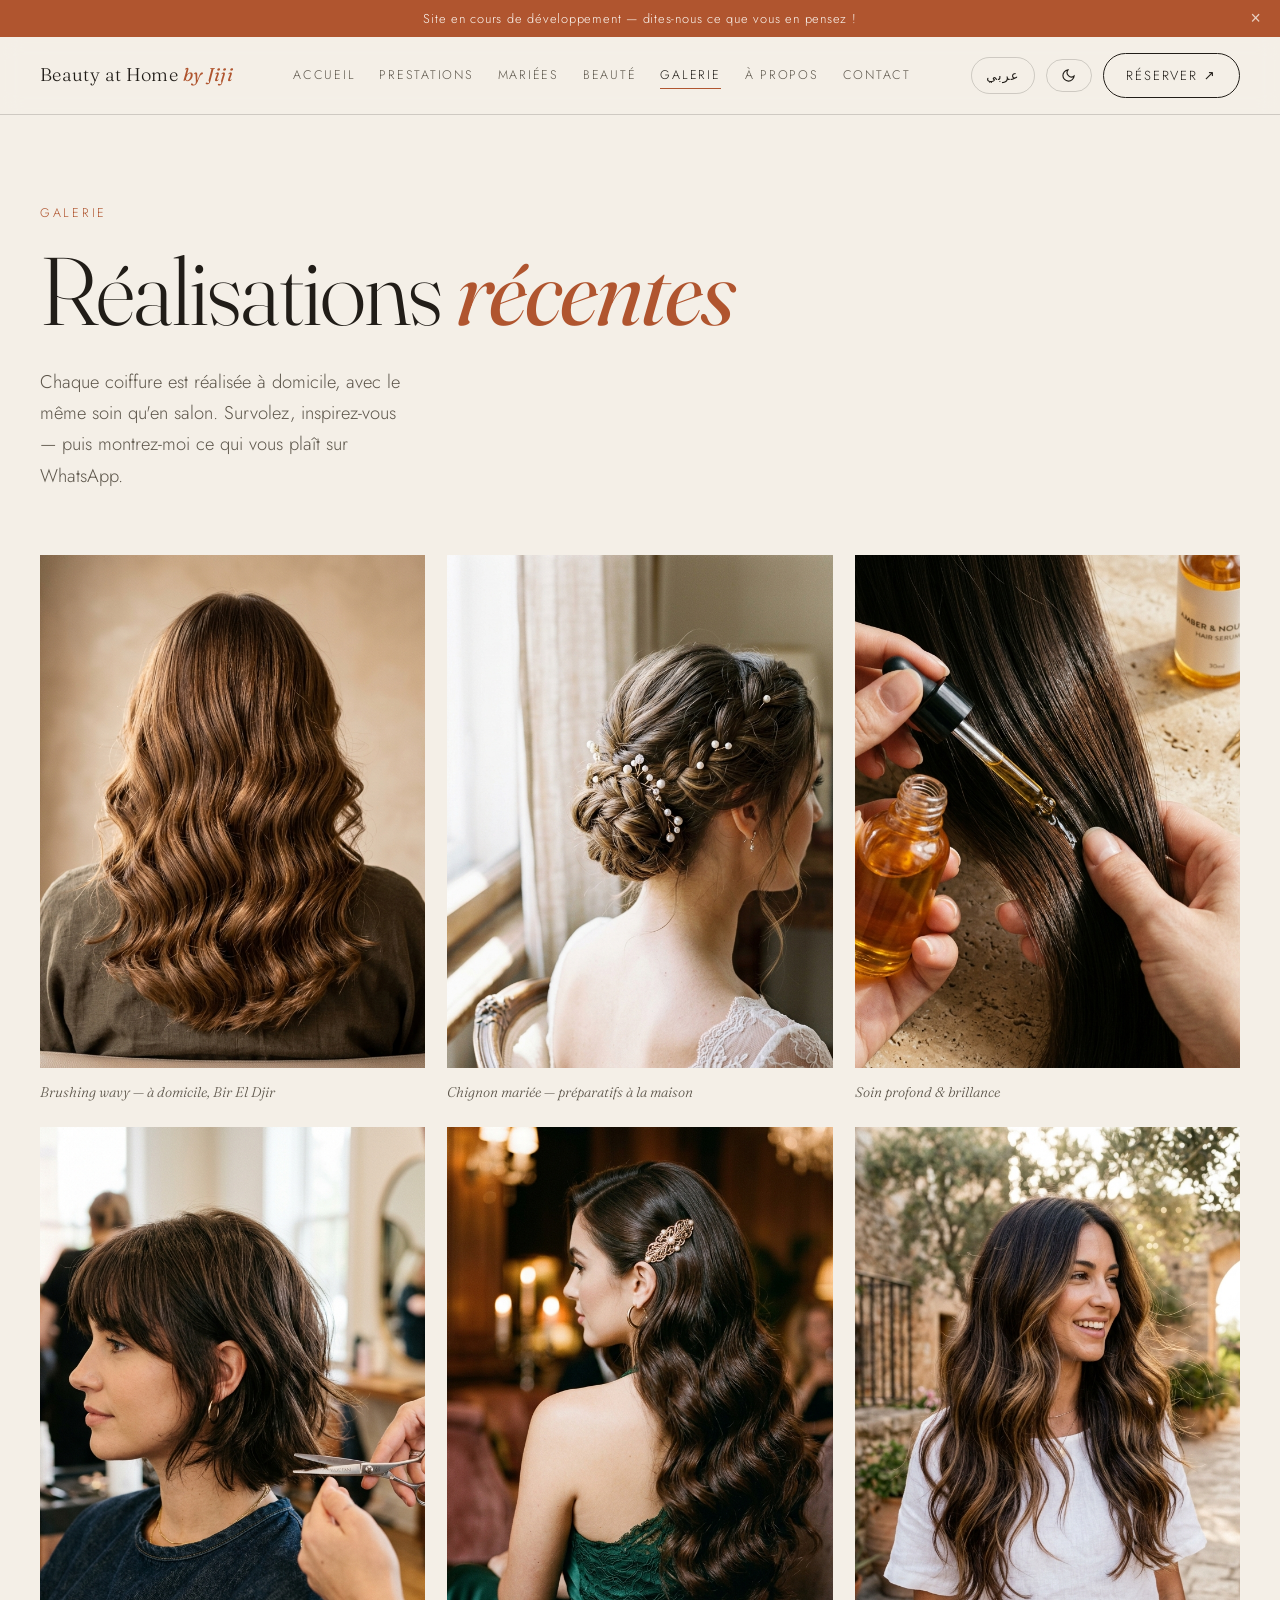
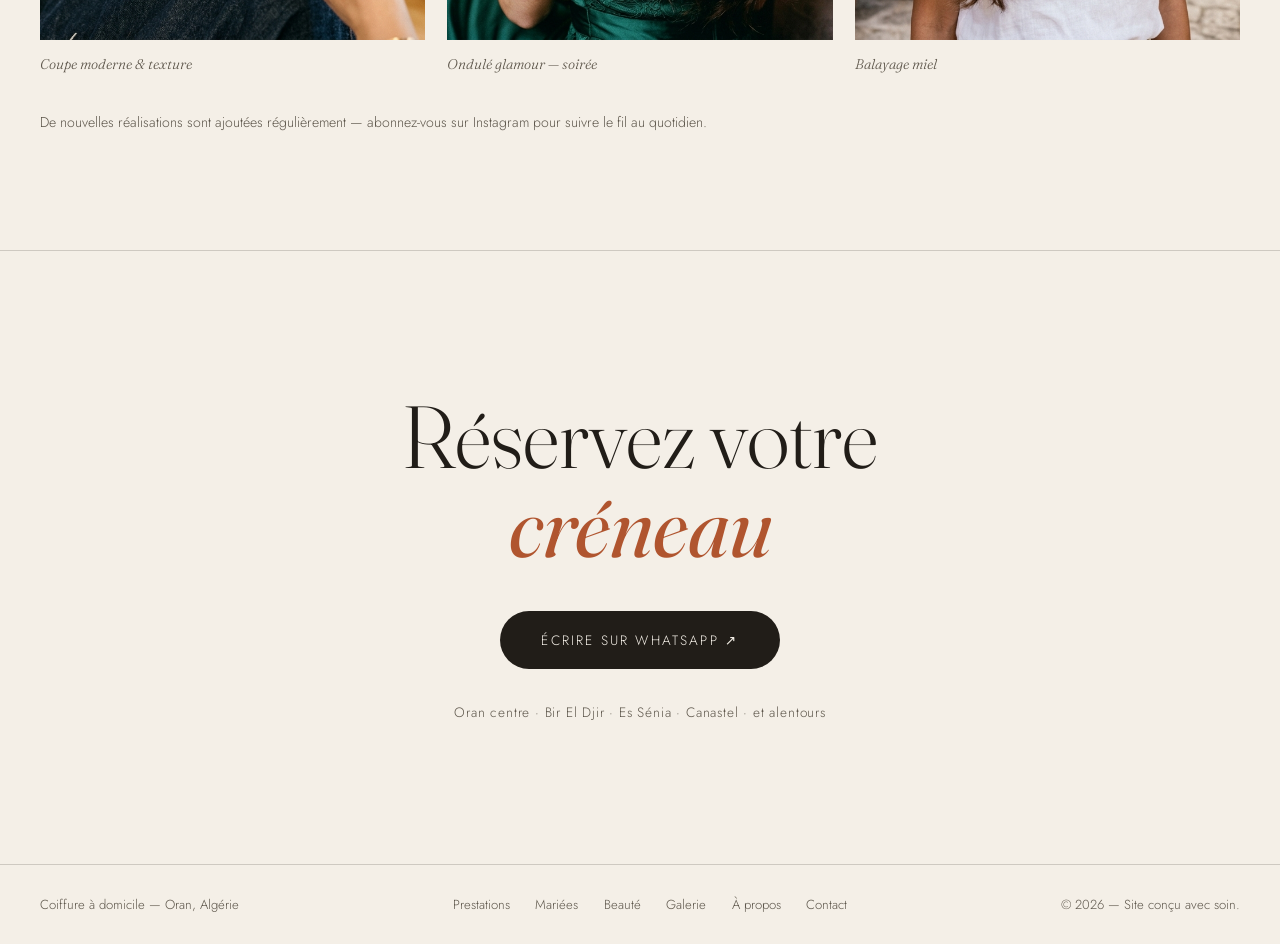
<file: site-v2/galerie.html>
<!DOCTYPE html>
<html lang="fr" dir="ltr" data-theme="light">
<head>
  <meta charset="UTF-8">
  <meta name="viewport" content="width=device-width, initial-scale=1.0">
  <title>Galerie — Réalisations de Coiffure à Domicile à Oran | Brushings, Chignons, Mariées</title>
  <meta name="description" content="Réalisations de coiffure à domicile à Oran : brushings wavy, chignons de mariée, soins profonds, balayages. Le travail parle de lui-même.">
  <link rel="canonical" href="/galerie.html">
  <meta property="og:title" content="Galerie — Coiffure à domicile Oran">
  <meta property="og:description" content="Brushings, chignons de mariée, soins, balayages — réalisés à domicile à Oran.">
  <meta property="og:type" content="website">
  <link rel="icon" href="assets/favicon.svg" type="image/svg+xml">
  <link rel="preconnect" href="https://fonts.googleapis.com">
  <link rel="preconnect" href="https://fonts.gstatic.com" crossorigin>
  <link href="https://fonts.googleapis.com/css2?family=Fraunces:ital,opsz,wght@0,9..144,300;0,9..144,400;0,9..144,500;1,9..144,300;1,9..144,400&family=Jost:wght@300;400;500&family=Tajawal:wght@300;400;500;700&display=swap" rel="stylesheet">
  <link rel="stylesheet" href="css/style.css">
  <script>
    (function () {
      try {
        var t = localStorage.getItem('coiffure_theme') ||
          (window.matchMedia && window.matchMedia('(prefers-color-scheme: dark)').matches ? 'dark' : 'light');
        document.documentElement.setAttribute('data-theme', t);
        var l = localStorage.getItem('coiffure_lang') || 'fr';
        document.documentElement.setAttribute('lang', l);
        document.documentElement.setAttribute('dir', l === 'ar' ? 'rtl' : 'ltr');
      } catch (e) {}
    })();
  </script>
<!-- Cloudflare Web Analytics --><script type='module' src='https://static.cloudflareinsights.com/beacon.min.js' data-cf-beacon='{"token": "559ef51a2101406b910be0c7dbbb8beb"}'></script><!-- End Cloudflare Web Analytics -->
</head>
<body data-page="galerie">
  <div class="dev-banner" id="dev-banner">
    <span class="dev-banner-text" data-i18n="banner_dev">Site en cours de développement — dites-nous ce que vous en pensez !</span>
    <button class="dev-banner-close" data-i18n-aria="banner_close" aria-label="Fermer le bandeau">×</button>
  </div>


  <header class="header">
    <div class="header-inner">
      <a class="brand" href="index.html" data-i18n="brand_name">Beauty at Home <em>by Jiji</em></a>
      <nav class="nav" aria-label="Navigation principale">
        <a href="index.html" data-i18n="nav_accueil">Accueil</a>
        <a href="prestations.html" data-i18n="nav_prestations">Prestations</a>
        <a href="mariee.html" data-i18n="nav_mariee">Mariées</a>
        <a href="beaute.html" data-i18n="nav_beaute">Beauté</a>
        <a href="galerie.html" aria-current="page" data-i18n="nav_galerie">Galerie</a>
        <a href="apropos.html" data-i18n="nav_apropos">À propos</a>
        <a href="contact.html" data-i18n="nav_contact">Contact</a>
      </nav>
      <div class="header-controls">
        <button class="ctrl-btn" id="lang-toggle" aria-label="التبديل إلى العربية"><span class="lang-label">عربي</span></button>
        <button class="ctrl-btn" id="theme-toggle" aria-label="Activer le mode sombre">
          <svg class="icon-sun" viewBox="0 0 24 24" fill="none" stroke="currentColor" stroke-width="1.8" stroke-linecap="round" aria-hidden="true"><circle cx="12" cy="12" r="4.5"/><path d="M12 2v2.5M12 19.5V22M4.9 4.9l1.8 1.8M17.3 17.3l1.8 1.8M2 12h2.5M19.5 12H22M4.9 19.1l1.8-1.8M17.3 6.7l1.8-1.8"/></svg>
          <svg class="icon-moon" viewBox="0 0 24 24" fill="none" stroke="currentColor" stroke-width="1.8" stroke-linecap="round" aria-hidden="true"><path d="M21 12.8A9 9 0 1 1 11.2 3 7 7 0 0 0 21 12.8z"/></svg>
        </button>
        <a class="header-cta" data-wa data-i18n="btn_header_wa">Réserver ↗</a>
        <button class="nav-toggle" id="nav-toggle" aria-label="Ouvrir le menu" aria-expanded="false"><span></span><span></span><span></span></button>
      </div>
    </div>
  </header>

  <nav class="mobile-menu" id="mobile-menu" aria-label="Menu mobile">
    <a href="index.html" data-i18n="nav_accueil">Accueil</a>
    <a href="prestations.html" data-i18n="nav_prestations">Prestations</a>
    <a href="mariee.html" data-i18n="nav_mariee">Mariées</a>
    <a href="beaute.html" data-i18n="nav_beaute">Beauté</a>
    <a href="galerie.html" data-i18n="nav_galerie">Galerie</a>
    <a href="contact.html" data-i18n="nav_contact">Contact</a>
    <a href="apropos.html" data-i18n="nav_apropos">À propos</a>
    <p class="menu-note" data-i18n="contact_zones">Oran centre · Bir El Djir · Es Sénia · Canastel · et alentours</p>
  </nav>

  <main>
    <section class="page-hero">
      <p class="label reveal" data-i18n="label_galerie">Galerie</p>
      <h1 class="reveal" data-i18n="gal_h1">Réalisations <em>récentes</em></h1>
      <p class="lead reveal" data-i18n="gal_lead">Chaque coiffure est réalisée à domicile, avec le même soin qu'en salon. Survolez, inspirez-vous — puis montrez-moi ce qui vous plaît sur WhatsApp.</p>
    </section>

    <section class="section" style="padding-top: 1rem;">
      <div class="gal-grid">
        <figure class="gal reveal">
          <img src="assets/galerie/01.jpg" alt="Brushing wavy souple et brillant" loading="lazy">
          <figcaption data-i18n="cap_1">Brushing wavy — à domicile, Bir El Djir</figcaption>
        </figure>
        <figure class="gal reveal">
          <img src="assets/galerie/02.jpg" alt="Chignon de mariée avec perles et dentelle" loading="lazy">
          <figcaption data-i18n="cap_2">Chignon mariée — préparatifs à la maison</figcaption>
        </figure>
        <figure class="gal reveal">
          <img src="assets/galerie/03.jpg" alt="Application de sérum et soin capillaire profond" loading="lazy">
          <figcaption data-i18n="cap_3">Soin profond &amp; brillance</figcaption>
        </figure>
        <figure class="gal reveal">
          <img src="assets/galerie/04.jpg" alt="Coupe femme moderne et structurée" loading="lazy">
          <figcaption data-i18n="cap_6">Coupe moderne &amp; texture</figcaption>
        </figure>
        <figure class="gal reveal">
          <img src="assets/galerie/05.jpg" alt="Ondulé hollywoodien pour soirée" loading="lazy">
          <figcaption data-i18n="cap_4">Ondulé glamour — soirée</figcaption>
        </figure>
        <figure class="gal reveal">
          <img src="assets/galerie/06.jpg" alt="Balayage miel et mèches lumineuses" loading="lazy">
          <figcaption data-i18n="cap_5">Balayage miel</figcaption>
        </figure>
      </div>
      <p class="section-foot reveal" data-i18n="gal_note">De nouvelles réalisations sont ajoutées régulièrement — abonnez-vous sur Instagram pour suivre le fil au quotidien.</p>
    </section>

    <section class="contact">
      <h2 class="contact-title reveal" data-i18n="contact_title">Réservez votre<br><em>créneau</em></h2>
      <a class="btn-solid reveal" data-wa data-i18n="contact_btn">Écrire sur WhatsApp ↗</a>
      <p class="contact-zones reveal" data-i18n="contact_zones">Oran centre · Bir El Djir · Es Sénia · Canastel · et alentours</p>
    </section>
  </main>

  <footer class="footer">
    <div class="footer-inner">
      <span data-i18n="footer_text">Coiffure à domicile — Oran, Algérie</span>
      <nav class="footer-nav" aria-label="Navigation pied de page">
        <a href="prestations.html" data-i18n="nav_prestations">Prestations</a>
        <a href="mariee.html" data-i18n="nav_mariee">Mariées</a>
        <a href="beaute.html" data-i18n="nav_beaute">Beauté</a>
        <a href="galerie.html" data-i18n="nav_galerie">Galerie</a>
        <a href="apropos.html" data-i18n="nav_apropos">À propos</a>
        <a href="contact.html" data-i18n="nav_contact">Contact</a>
      </nav>
      <span data-i18n="footer_small">© 2026 — Site conçu avec soin.</span>
    </div>
  </footer>

  <script src="js/main.js"></script>
</body>
</html>
</file>
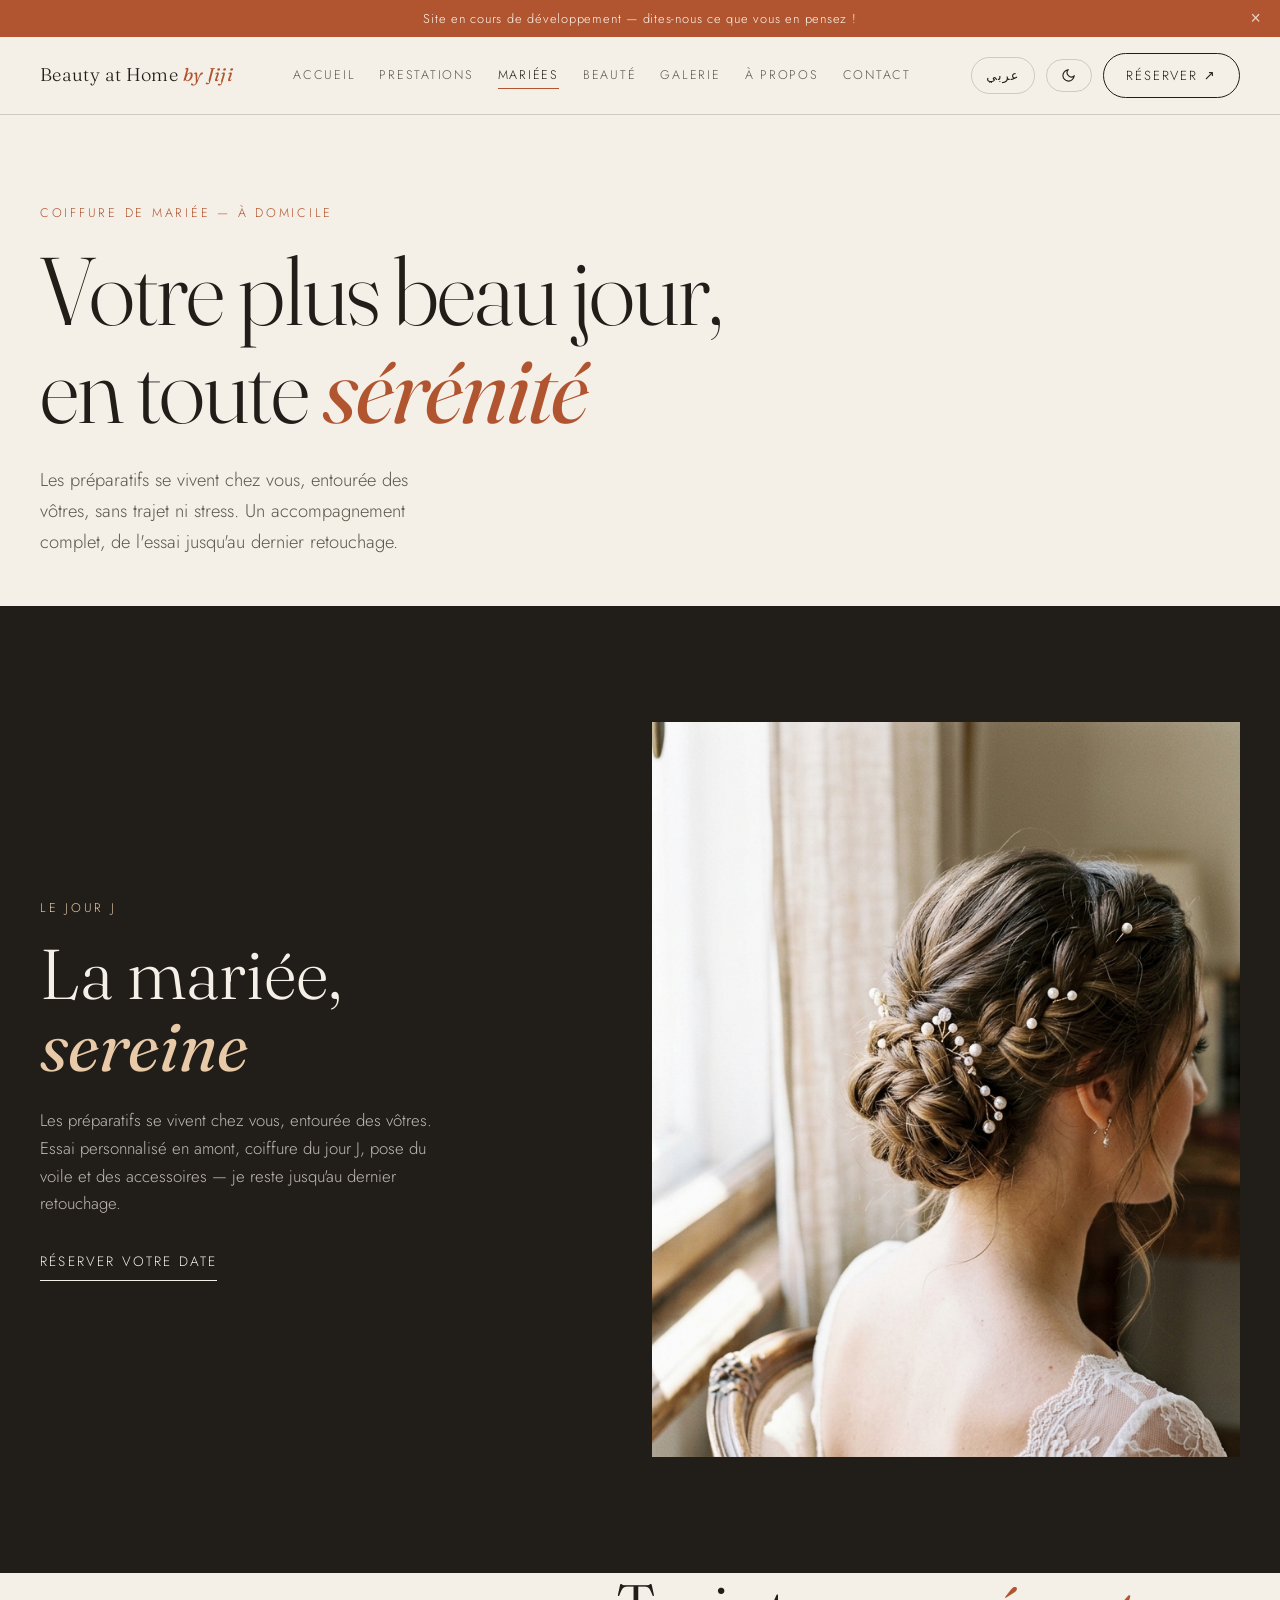
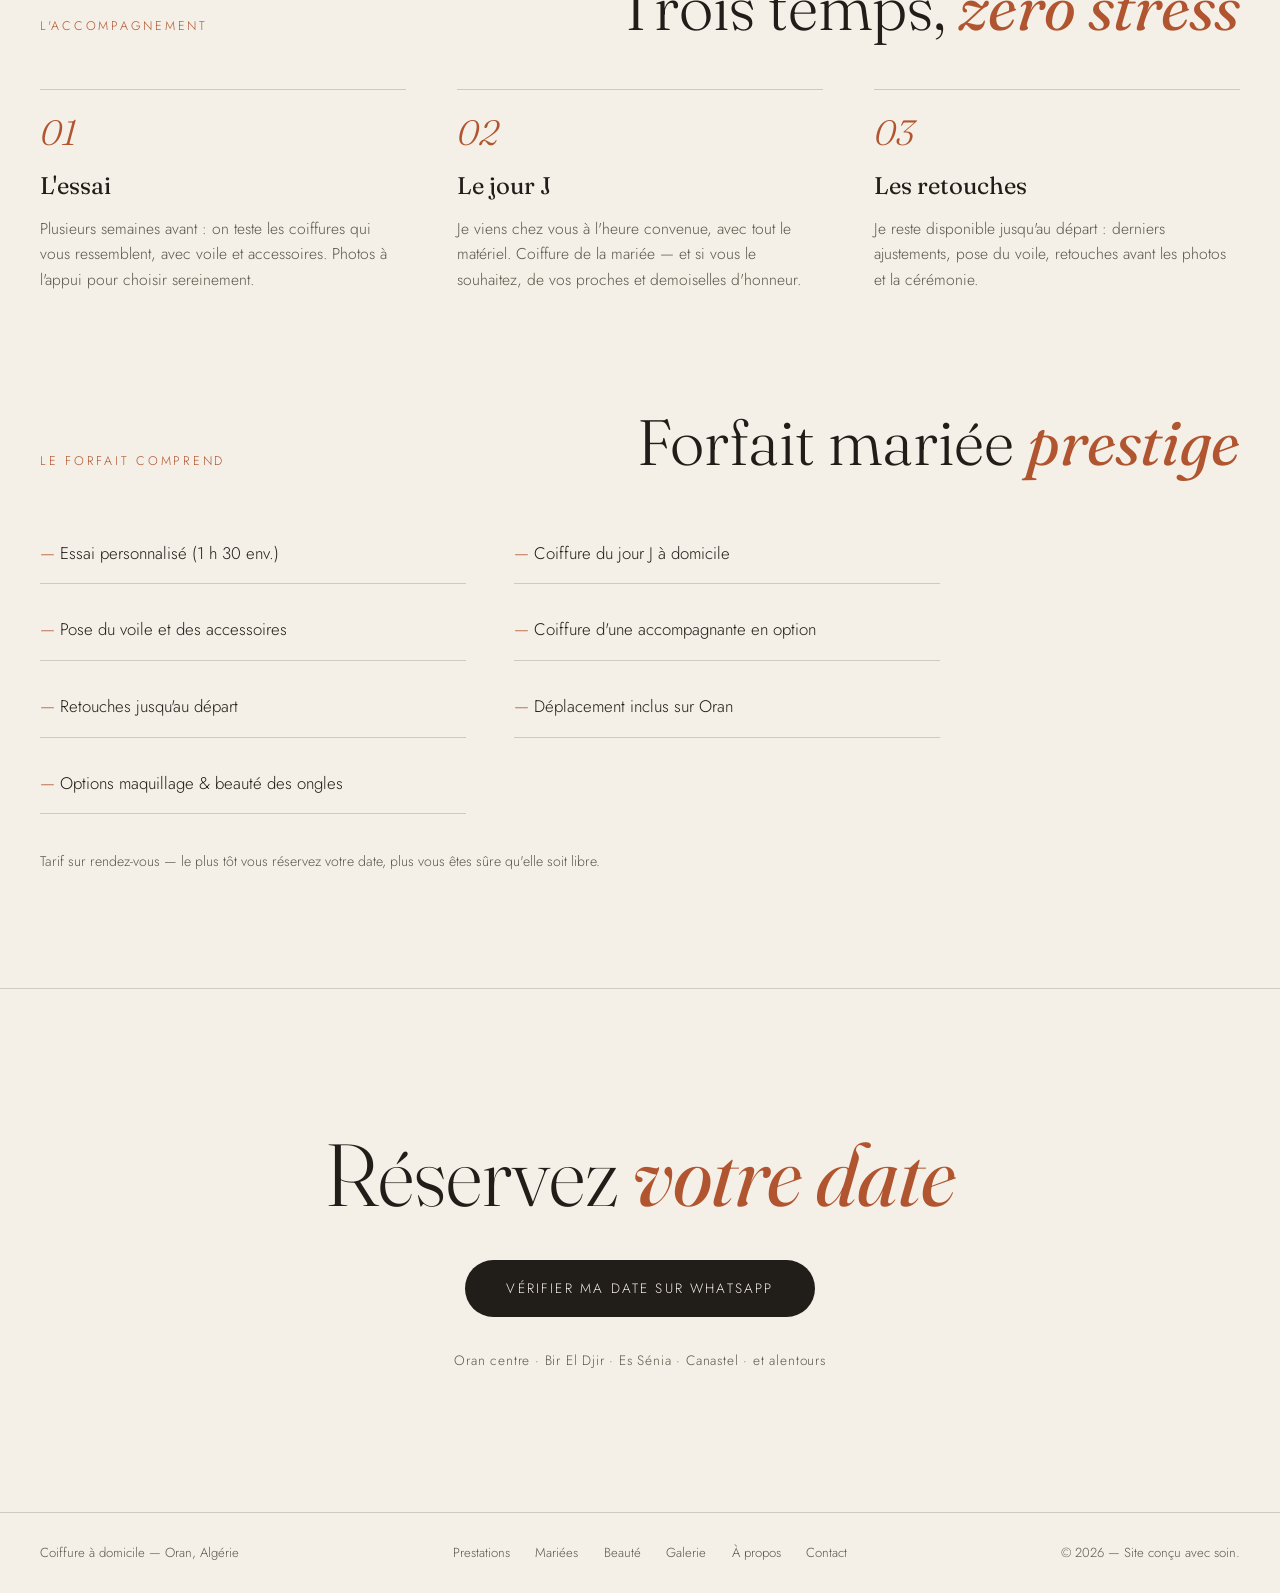
<file: site-v2/mariee.html>
<!DOCTYPE html>
<html lang="fr" dir="ltr" data-theme="light">
<head>
  <meta charset="UTF-8">
  <meta name="viewport" content="width=device-width, initial-scale=1.0">
  <title>Coiffure Mariée à Domicile Oran — Forfait Mariée Prestige | Essai Inclus</title>
  <meta name="description" content="Coiffure de mariée à domicile à Oran : essai personnalisé, coiffure du jour J, pose du voile et accessoires, retouches jusqu'au bout. Réservez votre date sur WhatsApp.">
  <link rel="canonical" href="/mariee.html">
  <meta property="og:title" content="Coiffure Mariée à Domicile Oran — Forfait Prestige">
  <meta property="og:description" content="Essai personnalisé, coiffure du jour J, voile et accessoires — les préparatifs chez vous, en toute sérénité.">
  <meta property="og:type" content="website">
  <link rel="icon" href="assets/favicon.svg" type="image/svg+xml">
  <link rel="preconnect" href="https://fonts.googleapis.com">
  <link rel="preconnect" href="https://fonts.gstatic.com" crossorigin>
  <link href="https://fonts.googleapis.com/css2?family=Fraunces:ital,opsz,wght@0,9..144,300;0,9..144,400;0,9..144,500;1,9..144,300;1,9..144,400&family=Jost:wght@300;400;500&family=Tajawal:wght@300;400;500;700&display=swap" rel="stylesheet">
  <link rel="stylesheet" href="css/style.css">
  <script>
    (function () {
      try {
        var t = localStorage.getItem('coiffure_theme') ||
          (window.matchMedia && window.matchMedia('(prefers-color-scheme: dark)').matches ? 'dark' : 'light');
        document.documentElement.setAttribute('data-theme', t);
        var l = localStorage.getItem('coiffure_lang') || 'fr';
        document.documentElement.setAttribute('lang', l);
        document.documentElement.setAttribute('dir', l === 'ar' ? 'rtl' : 'ltr');
      } catch (e) {}
    })();
  </script>
  <script type="application/ld+json">
  {
    "@context": "https://schema.org",
    "@type": "Service",
    "serviceType": "Coiffure de mariée à domicile",
    "provider": { "@type": "HairSalon", "name": "Beauty at Home by Jiji — Coiffure à domicile Oran" },
    "areaServed": ["Oran", "Bir El Djir", "Es Sénia", "Canastel", "Algérie"],
    "availableLanguage": ["fr", "ar"]
  }
  </script>
<!-- Cloudflare Web Analytics --><script type='module' src='https://static.cloudflareinsights.com/beacon.min.js' data-cf-beacon='{"token": "559ef51a2101406b910be0c7dbbb8beb"}'></script><!-- End Cloudflare Web Analytics -->
</head>
<body data-page="mariee">
  <div class="dev-banner" id="dev-banner">
    <span class="dev-banner-text" data-i18n="banner_dev">Site en cours de développement — dites-nous ce que vous en pensez !</span>
    <button class="dev-banner-close" data-i18n-aria="banner_close" aria-label="Fermer le bandeau">×</button>
  </div>


  <header class="header">
    <div class="header-inner">
      <a class="brand" href="index.html" data-i18n="brand_name">Beauty at Home <em>by Jiji</em></a>
      <nav class="nav" aria-label="Navigation principale">
        <a href="index.html" data-i18n="nav_accueil">Accueil</a>
        <a href="prestations.html" data-i18n="nav_prestations">Prestations</a>
        <a href="mariee.html" aria-current="page" data-i18n="nav_mariee">Mariées</a>
        <a href="beaute.html" data-i18n="nav_beaute">Beauté</a>
        <a href="galerie.html" data-i18n="nav_galerie">Galerie</a>
        <a href="apropos.html" data-i18n="nav_apropos">À propos</a>
        <a href="contact.html" data-i18n="nav_contact">Contact</a>
      </nav>
      <div class="header-controls">
        <button class="ctrl-btn" id="lang-toggle" aria-label="التبديل إلى العربية"><span class="lang-label">عربي</span></button>
        <button class="ctrl-btn" id="theme-toggle" aria-label="Activer le mode sombre">
          <svg class="icon-sun" viewBox="0 0 24 24" fill="none" stroke="currentColor" stroke-width="1.8" stroke-linecap="round" aria-hidden="true"><circle cx="12" cy="12" r="4.5"/><path d="M12 2v2.5M12 19.5V22M4.9 4.9l1.8 1.8M17.3 17.3l1.8 1.8M2 12h2.5M19.5 12H22M4.9 19.1l1.8-1.8M17.3 6.7l1.8-1.8"/></svg>
          <svg class="icon-moon" viewBox="0 0 24 24" fill="none" stroke="currentColor" stroke-width="1.8" stroke-linecap="round" aria-hidden="true"><path d="M21 12.8A9 9 0 1 1 11.2 3 7 7 0 0 0 21 12.8z"/></svg>
        </button>
        <a class="header-cta" data-wa data-i18n="btn_header_wa">Réserver ↗</a>
        <button class="nav-toggle" id="nav-toggle" aria-label="Ouvrir le menu" aria-expanded="false"><span></span><span></span><span></span></button>
      </div>
    </div>
  </header>

  <nav class="mobile-menu" id="mobile-menu" aria-label="Menu mobile">
    <a href="index.html" data-i18n="nav_accueil">Accueil</a>
    <a href="prestations.html" data-i18n="nav_prestations">Prestations</a>
    <a href="mariee.html" data-i18n="nav_mariee">Mariées</a>
    <a href="beaute.html" data-i18n="nav_beaute">Beauté</a>
    <a href="galerie.html" data-i18n="nav_galerie">Galerie</a>
    <a href="contact.html" data-i18n="nav_contact">Contact</a>
    <a href="apropos.html" data-i18n="nav_apropos">À propos</a>
    <p class="menu-note" data-i18n="contact_zones">Oran centre · Bir El Djir · Es Sénia · Canastel · et alentours</p>
  </nav>

  <main>
    <section class="page-hero">
      <p class="label reveal" data-i18n="pk_label">Coiffure de mariée — à domicile</p>
      <h1 class="reveal" data-i18n="pk_h1">Votre plus beau jour,<br>en toute <em>sérénité</em></h1>
      <p class="lead reveal" data-i18n="pk_lead">Les préparatifs se vivent chez vous, entourée des vôtres, sans trajet ni stress. Un accompagnement complet, de l'essai jusqu'au dernier retouchage.</p>
    </section>

    <section class="mariee">
      <div class="mariee-inner">
        <div class="mariee-text reveal">
          <p class="label" data-i18n="label_mariee">Le jour J</p>
          <h2 data-i18n="mariee_head">La mariée,<br><em>sereine</em></h2>
          <p data-i18n="mariee_text">Les préparatifs se vivent chez vous, entourée des vôtres. Essai personnalisé en amont, coiffure du jour J, pose du voile et des accessoires — je reste jusqu'au dernier retouchage.</p>
          <a class="btn-line btn-line-light" data-wa data-i18n="mariee_cta">Réserver votre date</a>
        </div>
        <figure class="mariee-figure reveal">
          <img src="assets/galerie/02.jpg" alt="Coiffure de mariée réalisée à domicile à Oran" fetchpriority="high">
        </figure>
      </div>
    </section>

    <section class="section">
      <div class="section-head reveal">
        <p class="label" data-i18n="steps_label">L'accompagnement</p>
        <h2 data-i18n="steps_head">Trois temps, <em>zéro stress</em></h2>
      </div>
      <div class="steps">
        <div class="step reveal">
          <div class="step-num">01</div>
          <h3 data-i18n="step_1_t">L'essai</h3>
          <p data-i18n="step_1_d">Plusieurs semaines avant : on teste les coiffures qui vous ressemblent, avec voile et accessoires. Photos à l'appui pour choisir sereinement.</p>
        </div>
        <div class="step reveal">
          <div class="step-num">02</div>
          <h3 data-i18n="step_2_t">Le jour J</h3>
          <p data-i18n="step_2_d">Je viens chez vous à l'heure convenue, avec tout le matériel. Coiffure de la mariée — et si vous le souhaitez, de vos proches et demoiselles d'honneur.</p>
        </div>
        <div class="step reveal">
          <div class="step-num">03</div>
          <h3 data-i18n="step_3_t">Les retouches</h3>
          <p data-i18n="step_3_d">Je reste disponible jusqu'au départ : derniers ajustements, pose du voile, retouches avant les photos et la cérémonie.</p>
        </div>
      </div>
    </section>

    <section class="section">
      <div class="section-head reveal">
        <p class="label" data-i18n="incl_label">Le forfait comprend</p>
        <h2 data-i18n="incl_head">Forfait mariée <em>prestige</em></h2>
      </div>
      <ul class="includes reveal">
        <li data-i18n="incl_1">Essai personnalisé (1 h 30 env.)</li>
        <li data-i18n="incl_2">Coiffure du jour J à domicile</li>
        <li data-i18n="incl_3">Pose du voile et des accessoires</li>
        <li data-i18n="incl_4">Coiffure d'une accompagnante en option</li>
        <li data-i18n="incl_5">Retouches jusqu'au départ</li>
        <li data-i18n="incl_6">Déplacement inclus sur Oran</li>
        <li data-i18n="incl_7">Options maquillage &amp; beauté des ongles</li>
      </ul>
      <p class="section-foot reveal" data-i18n="incl_note">Tarif sur rendez-vous — le plus tôt vous réservez votre date, plus vous êtes sûre qu'elle soit libre.</p>
    </section>

    <section class="contact">
      <h2 class="contact-title reveal" data-i18n="mariee_cta_title">Réservez <em>votre date</em></h2>
      <a class="btn-solid reveal" data-wa data-i18n="mariee_cta_btn">Vérifier ma date sur WhatsApp</a>
      <p class="contact-zones reveal" data-i18n="contact_zones">Oran centre · Bir El Djir · Es Sénia · Canastel · et alentours</p>
    </section>
  </main>

  <footer class="footer">
    <div class="footer-inner">
      <span data-i18n="footer_text">Coiffure à domicile — Oran, Algérie</span>
      <nav class="footer-nav" aria-label="Navigation pied de page">
        <a href="prestations.html" data-i18n="nav_prestations">Prestations</a>
        <a href="mariee.html" data-i18n="nav_mariee">Mariées</a>
        <a href="beaute.html" data-i18n="nav_beaute">Beauté</a>
        <a href="galerie.html" data-i18n="nav_galerie">Galerie</a>
        <a href="apropos.html" data-i18n="nav_apropos">À propos</a>
        <a href="contact.html" data-i18n="nav_contact">Contact</a>
      </nav>
      <span data-i18n="footer_small">© 2026 — Site conçu avec soin.</span>
    </div>
  </footer>

  <script src="js/main.js"></script>
</body>
</html>
</file>
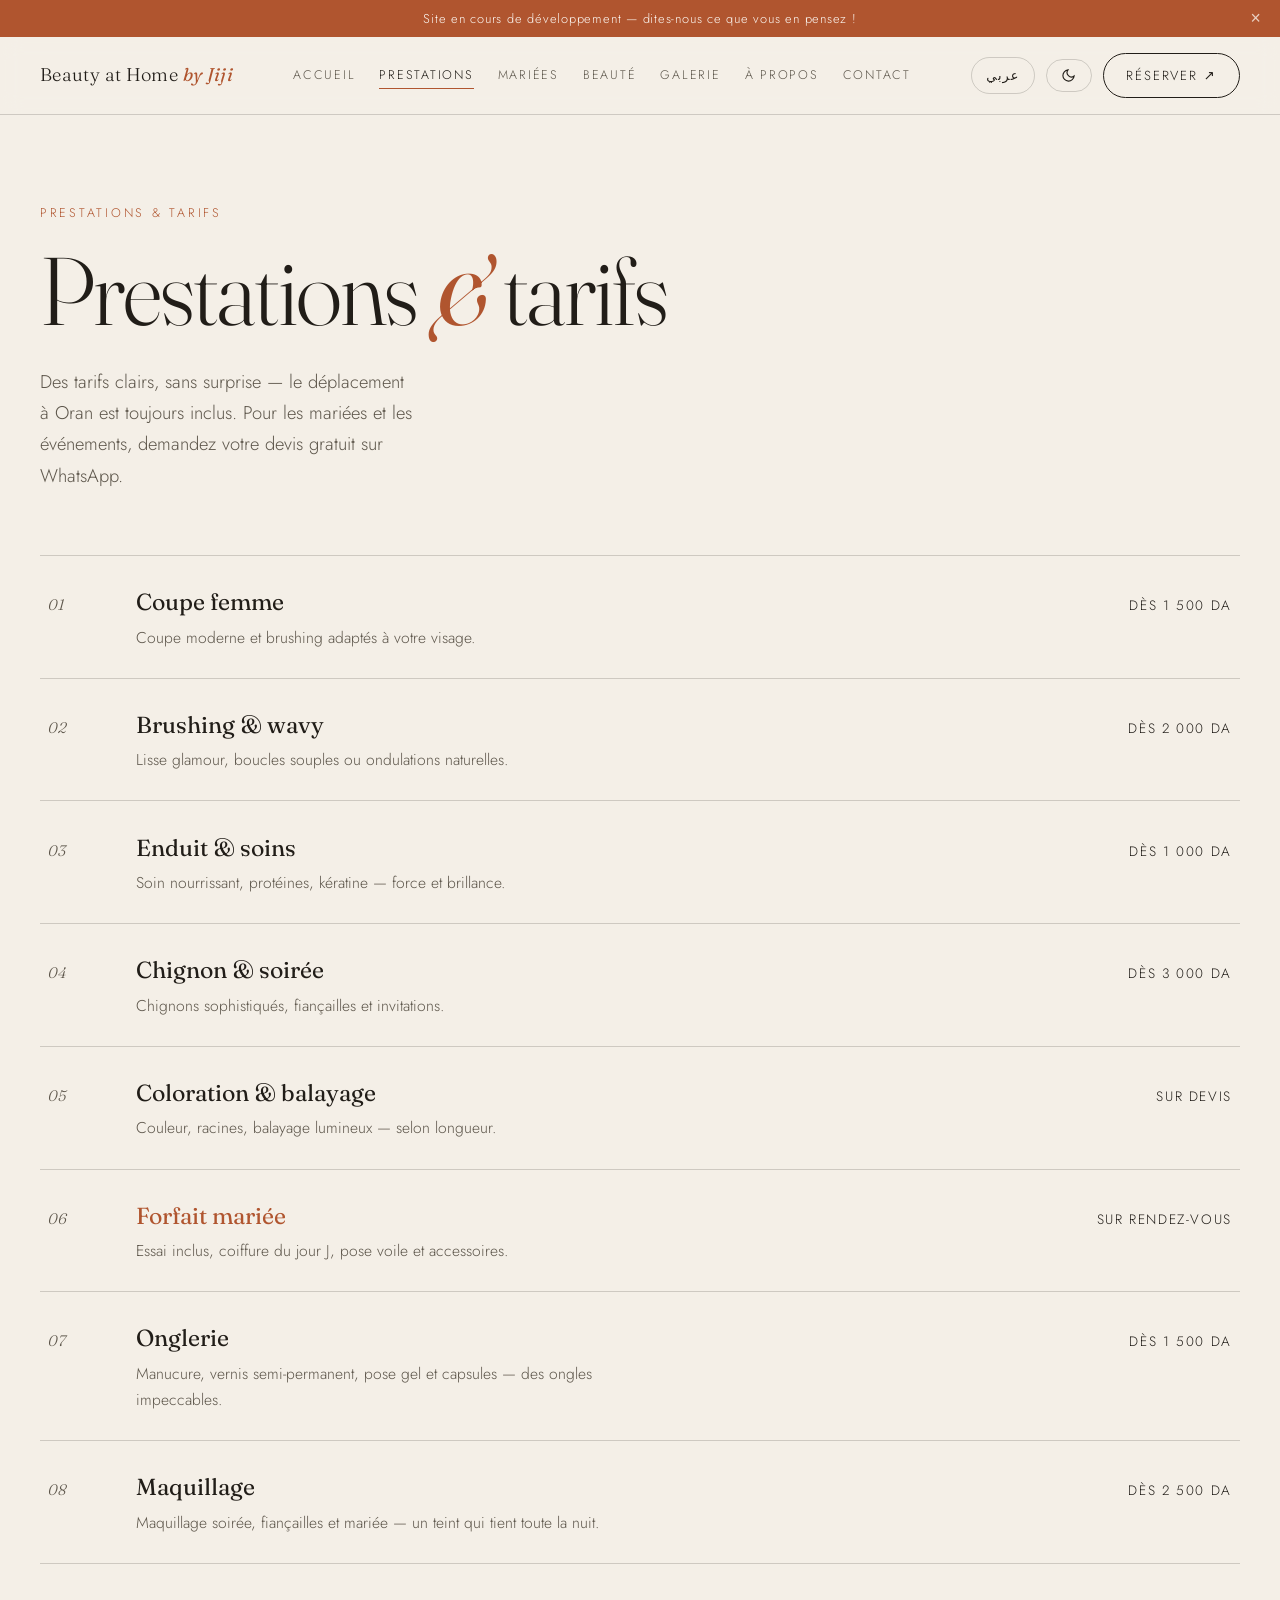
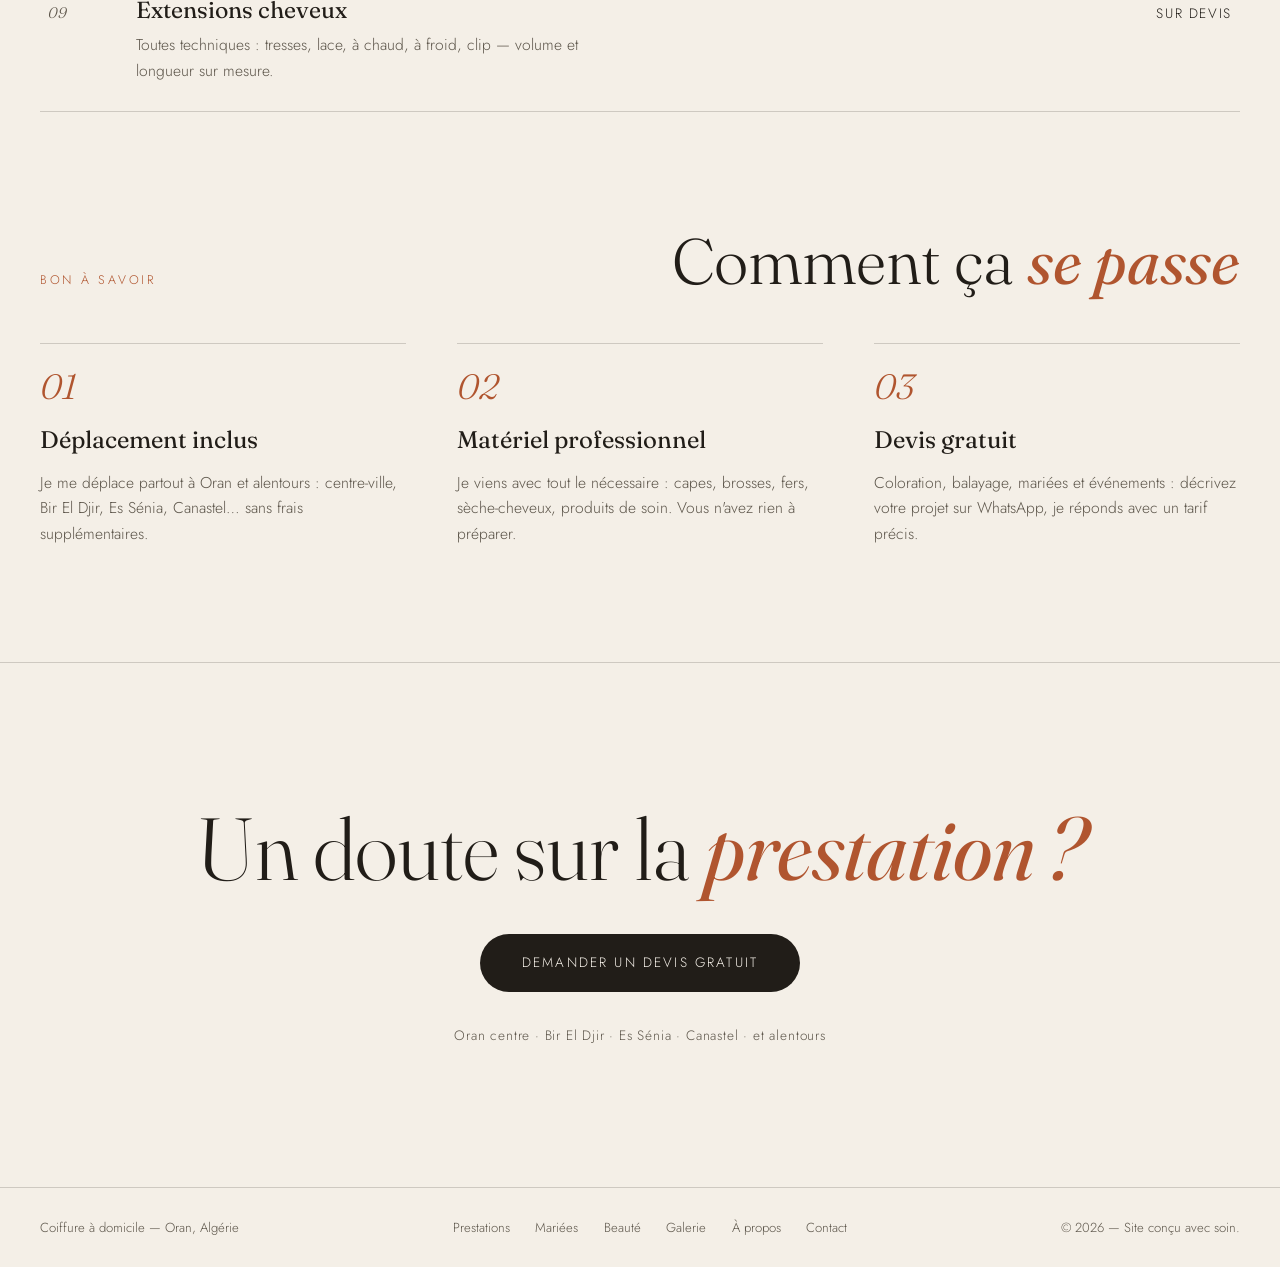
<file: site-v2/prestations.html>
<!DOCTYPE html>
<html lang="fr" dir="ltr" data-theme="light">
<head>
  <meta charset="UTF-8">
  <meta name="viewport" content="width=device-width, initial-scale=1.0">
  <title>Prestations &amp; Tarifs — Coiffeuse à Domicile Oran | Coupes, Brushings, Soins, Chignons</title>
  <meta name="description" content="Tarifs coiffeuse à domicile à Oran : coupe dès 1 500 DA, brushing dès 2 000 DA, enduit et soins dès 1 000 DA, chignons, coloration, forfait mariée. Déplacement inclus.">
  <link rel="canonical" href="/prestations.html">
  <meta property="og:title" content="Prestations &amp; Tarifs — Coiffeuse à domicile Oran">
  <meta property="og:description" content="Coupe, brushing, soins, chignons, coloration et forfait mariée — déplacement inclus à Oran.">
  <meta property="og:type" content="website">
  <link rel="icon" href="assets/favicon.svg" type="image/svg+xml">
  <link rel="preconnect" href="https://fonts.googleapis.com">
  <link rel="preconnect" href="https://fonts.gstatic.com" crossorigin>
  <link href="https://fonts.googleapis.com/css2?family=Fraunces:ital,opsz,wght@0,9..144,300;0,9..144,400;0,9..144,500;1,9..144,300;1,9..144,400&family=Jost:wght@300;400;500&family=Tajawal:wght@300;400;500;700&display=swap" rel="stylesheet">
  <link rel="stylesheet" href="css/style.css">
  <script>
    (function () {
      try {
        var t = localStorage.getItem('coiffure_theme') ||
          (window.matchMedia && window.matchMedia('(prefers-color-scheme: dark)').matches ? 'dark' : 'light');
        document.documentElement.setAttribute('data-theme', t);
        var l = localStorage.getItem('coiffure_lang') || 'fr';
        document.documentElement.setAttribute('lang', l);
        document.documentElement.setAttribute('dir', l === 'ar' ? 'rtl' : 'ltr');
      } catch (e) {}
    })();
  </script>
  <script type="application/ld+json">
  {
    "@context": "https://schema.org",
    "@type": "HairSalon",
    "name": "Beauty at Home by Jiji — Coiffure à domicile Oran",
    "description": "Coiffure à domicile à Oran : coupe, brushing, soins, chignons, mariées.",
    "url": "https://beautyathome.dz/prestations.html",
    "areaServed": ["Oran", "Bir El Djir", "Es Sénia", "Canastel", "Algérie"],
    "availableLanguage": ["fr", "ar"],
    "priceRange": "1000-10000 DZD"
  }
  </script>
<!-- Cloudflare Web Analytics --><script type='module' src='https://static.cloudflareinsights.com/beacon.min.js' data-cf-beacon='{"token": "559ef51a2101406b910be0c7dbbb8beb"}'></script><!-- End Cloudflare Web Analytics -->
</head>
<body data-page="prestations">
  <div class="dev-banner" id="dev-banner">
    <span class="dev-banner-text" data-i18n="banner_dev">Site en cours de développement — dites-nous ce que vous en pensez !</span>
    <button class="dev-banner-close" data-i18n-aria="banner_close" aria-label="Fermer le bandeau">×</button>
  </div>


  <header class="header">
    <div class="header-inner">
      <a class="brand" href="index.html" data-i18n="brand_name">Beauty at Home <em>by Jiji</em></a>
      <nav class="nav" aria-label="Navigation principale">
        <a href="index.html" data-i18n="nav_accueil">Accueil</a>
        <a href="prestations.html" aria-current="page" data-i18n="nav_prestations">Prestations</a>
        <a href="mariee.html" data-i18n="nav_mariee">Mariées</a>
        <a href="beaute.html" data-i18n="nav_beaute">Beauté</a>
        <a href="galerie.html" data-i18n="nav_galerie">Galerie</a>
        <a href="apropos.html" data-i18n="nav_apropos">À propos</a>
        <a href="contact.html" data-i18n="nav_contact">Contact</a>
      </nav>
      <div class="header-controls">
        <button class="ctrl-btn" id="lang-toggle" aria-label="التبديل إلى العربية"><span class="lang-label">عربي</span></button>
        <button class="ctrl-btn" id="theme-toggle" aria-label="Activer le mode sombre">
          <svg class="icon-sun" viewBox="0 0 24 24" fill="none" stroke="currentColor" stroke-width="1.8" stroke-linecap="round" aria-hidden="true"><circle cx="12" cy="12" r="4.5"/><path d="M12 2v2.5M12 19.5V22M4.9 4.9l1.8 1.8M17.3 17.3l1.8 1.8M2 12h2.5M19.5 12H22M4.9 19.1l1.8-1.8M17.3 6.7l1.8-1.8"/></svg>
          <svg class="icon-moon" viewBox="0 0 24 24" fill="none" stroke="currentColor" stroke-width="1.8" stroke-linecap="round" aria-hidden="true"><path d="M21 12.8A9 9 0 1 1 11.2 3 7 7 0 0 0 21 12.8z"/></svg>
        </button>
        <a class="header-cta" data-wa data-i18n="btn_header_wa">Réserver ↗</a>
        <button class="nav-toggle" id="nav-toggle" aria-label="Ouvrir le menu" aria-expanded="false"><span></span><span></span><span></span></button>
      </div>
    </div>
  </header>

  <nav class="mobile-menu" id="mobile-menu" aria-label="Menu mobile">
    <a href="index.html" data-i18n="nav_accueil">Accueil</a>
    <a href="prestations.html" data-i18n="nav_prestations">Prestations</a>
    <a href="mariee.html" data-i18n="nav_mariee">Mariées</a>
    <a href="beaute.html" data-i18n="nav_beaute">Beauté</a>
    <a href="galerie.html" data-i18n="nav_galerie">Galerie</a>
    <a href="contact.html" data-i18n="nav_contact">Contact</a>
    <a href="apropos.html" data-i18n="nav_apropos">À propos</a>
    <p class="menu-note" data-i18n="contact_zones">Oran centre · Bir El Djir · Es Sénia · Canastel · et alentours</p>
  </nav>

  <main>
    <section class="page-hero">
      <p class="label reveal" data-i18n="label_prestations">Prestations &amp; tarifs</p>
      <h1 class="reveal" data-i18n="prest_h1">Prestations <em>&amp;</em> tarifs</h1>
      <p class="lead reveal" data-i18n="prest_lead">Des tarifs clairs, sans surprise — le déplacement à Oran est toujours inclus. Pour les mariées et les événements, demandez votre devis gratuit sur WhatsApp.</p>
    </section>

    <section class="section" style="padding-top: 1rem;">
      <ul class="menu">
        <li class="menu-row reveal">
          <span class="menu-num">01</span>
          <div class="menu-body"><h3 data-i18n="menu_1_t">Coupe femme</h3><p data-i18n="menu_1_d">Coupe moderne et brushing adaptés à votre visage.</p></div>
          <span class="menu-price" data-i18n="menu_1_p">dès 1 500 DA</span>
        </li>
        <li class="menu-row reveal">
          <span class="menu-num">02</span>
          <div class="menu-body"><h3 data-i18n="menu_2_t">Brushing &amp; wavy</h3><p data-i18n="menu_2_d">Lisse glamour, boucles souples ou ondulations naturelles.</p></div>
          <span class="menu-price" data-i18n="menu_2_p">dès 2 000 DA</span>
        </li>
        <li class="menu-row reveal">
          <span class="menu-num">03</span>
          <div class="menu-body"><h3 data-i18n="menu_3_t">Enduit &amp; soins</h3><p data-i18n="menu_3_d">Soin nourrissant, protéines, kératine — force et brillance.</p></div>
          <span class="menu-price" data-i18n="menu_3_p">dès 1 000 DA</span>
        </li>
        <li class="menu-row reveal">
          <span class="menu-num">04</span>
          <div class="menu-body"><h3 data-i18n="menu_4_t">Chignon &amp; soirée</h3><p data-i18n="menu_4_d">Chignons sophistiqués, fiançailles et invitations.</p></div>
          <span class="menu-price" data-i18n="menu_4_p">dès 3 000 DA</span>
        </li>
        <li class="menu-row reveal">
          <span class="menu-num">05</span>
          <div class="menu-body"><h3 data-i18n="menu_5_t">Coloration &amp; balayage</h3><p data-i18n="menu_5_d">Couleur, racines, balayage lumineux — selon longueur.</p></div>
          <span class="menu-price" data-i18n="menu_5_p">sur devis</span>
        </li>
        <li class="menu-row menu-row-accent reveal">
          <span class="menu-num">06</span>
          <div class="menu-body"><h3 data-i18n="menu_6_t">Forfait mariée</h3><p data-i18n="menu_6_d">Essai inclus, coiffure du jour J, pose voile et accessoires.</p></div>
          <span class="menu-price" data-i18n="menu_6_p">sur rendez-vous</span>
        </li>
        <li class="menu-row reveal">
          <span class="menu-num">07</span>
          <div class="menu-body"><h3 data-i18n="menu_7_t">Onglerie</h3><p data-i18n="menu_7_d">Manucure, vernis semi-permanent, pose gel et capsules — des ongles impeccables.</p></div>
          <span class="menu-price" data-i18n="menu_7_p">dès 1 500 DA</span>
        </li>
        <li class="menu-row reveal">
          <span class="menu-num">08</span>
          <div class="menu-body"><h3 data-i18n="menu_8_t">Maquillage</h3><p data-i18n="menu_8_d">Maquillage soirée, fiançailles et mariée — un teint qui tient toute la nuit.</p></div>
          <span class="menu-price" data-i18n="menu_8_p">dès 2 500 DA</span>
        </li>
        <li class="menu-row reveal">
          <span class="menu-num">09</span>
          <div class="menu-body"><h3 data-i18n="menu_9_t">Extensions cheveux</h3><p data-i18n="menu_9_d">Toutes techniques : tresses, lace, à chaud, à froid, clip — volume et longueur sur mesure.</p></div>
          <span class="menu-price" data-i18n="menu_9_p">sur devis</span>
        </li>
      </ul>
    </section>

    <section class="section">
      <div class="section-head reveal">
        <p class="label" data-i18n="cond_label">Bon à savoir</p>
        <h2 data-i18n="cond_head">Comment ça <em>se passe</em></h2>
      </div>
      <div class="steps">
        <div class="step reveal">
          <div class="step-num">01</div>
          <h3 data-i18n="cond_1_t">Déplacement inclus</h3>
          <p data-i18n="cond_1_d">Je me déplace partout à Oran et alentours : centre-ville, Bir El Djir, Es Sénia, Canastel… sans frais supplémentaires.</p>
        </div>
        <div class="step reveal">
          <div class="step-num">02</div>
          <h3 data-i18n="cond_2_t">Matériel professionnel</h3>
          <p data-i18n="cond_2_d">Je viens avec tout le nécessaire : capes, brosses, fers, sèche-cheveux, produits de soin. Vous n'avez rien à préparer.</p>
        </div>
        <div class="step reveal">
          <div class="step-num">03</div>
          <h3 data-i18n="cond_3_t">Devis gratuit</h3>
          <p data-i18n="cond_3_d">Coloration, balayage, mariées et événements : décrivez votre projet sur WhatsApp, je réponds avec un tarif précis.</p>
        </div>
      </div>
    </section>

    <section class="contact">
      <h2 class="contact-title reveal" data-i18n="prest_cta_title">Un doute sur la <em>prestation&nbsp;?</em></h2>
      <a class="btn-solid reveal" data-wa data-i18n="prest_cta_btn">Demander un devis gratuit</a>
      <p class="contact-zones reveal" data-i18n="contact_zones">Oran centre · Bir El Djir · Es Sénia · Canastel · et alentours</p>
    </section>
  </main>

  <footer class="footer">
    <div class="footer-inner">
      <span data-i18n="footer_text">Coiffure à domicile — Oran, Algérie</span>
      <nav class="footer-nav" aria-label="Navigation pied de page">
        <a href="prestations.html" data-i18n="nav_prestations">Prestations</a>
        <a href="mariee.html" data-i18n="nav_mariee">Mariées</a>
        <a href="beaute.html" data-i18n="nav_beaute">Beauté</a>
        <a href="galerie.html" data-i18n="nav_galerie">Galerie</a>
        <a href="apropos.html" data-i18n="nav_apropos">À propos</a>
        <a href="contact.html" data-i18n="nav_contact">Contact</a>
      </nav>
      <span data-i18n="footer_small">© 2026 — Site conçu avec soin.</span>
    </div>
  </footer>

  <script src="js/main.js"></script>
</body>
</html>
</file>
<file: site-v2/css/style.css>
/* ============================================================
   COIFFURE À DOMICILE ORAN — Site final
   Mode clair : Éditorial magazine (lin & encre, accent terracotta)
   Mode sombre : Noir & or champagne (esprit bridal cinéma)
   Bilingue FR / AR (RTL), typographie Tajawal en arabe.
   ============================================================ */

:root {
  --bg: #f4efe7;
  --bg-alt: #ece5d8;
  --surface: #faf7f1;
  --ink: #211d18;
  --ink-soft: #5d564b;
  --accent: #b0552f;
  --accent-soft: #e8c9a8;
  --line: rgba(33, 29, 24, 0.18);
  --inverse-bg: #211d18;
  --inverse-text: #f4efe7;
  --inverse-soft: rgba(244, 239, 231, 0.75);
  --btn-bg: #211d18;
  --btn-text: #f4efe7;
  --btn-hover: #b0552f;
  --shadow: rgba(33, 29, 24, 0.14);
  --header-bg: rgba(244, 239, 231, 0.88);
  --serif: "Fraunces", Georgia, serif;
  --sans: "Jost", system-ui, sans-serif;
}

[data-theme="dark"] {
  --bg: #100d0e;
  --bg-alt: #181314;
  --surface: #1c1618;
  --ink: #f3ece2;
  --ink-soft: rgba(243, 236, 226, 0.62);
  --accent: #cfa86a;
  --accent-soft: #cfa86a;
  --line: rgba(207, 168, 106, 0.28);
  --inverse-bg: #1c1618;
  --inverse-text: #f3ece2;
  --inverse-soft: rgba(243, 236, 226, 0.65);
  --btn-bg: #cfa86a;
  --btn-text: #1c150b;
  --btn-hover: #a8814a;
  --shadow: rgba(0, 0, 0, 0.5);
  --header-bg: rgba(16, 13, 14, 0.85);
}

/* ---------- Arabe : typographie & ajustements ---------- */
html[lang="ar"] {
  --serif: "Tajawal", "Fraunces", Georgia, serif;
  --sans: "Tajawal", system-ui, sans-serif;
}
html[lang="ar"] body { font-weight: 400; font-size: 1.02rem; }
html[lang="ar"] .hero-title,
html[lang="ar"] .section-head h2,
html[lang="ar"] .mariee-text h2,
html[lang="ar"] .contact-title,
html[lang="ar"] .manifesto p,
html[lang="ar"] .quote p { font-weight: 500; letter-spacing: 0; line-height: 1.25; }
html[lang="ar"] * { letter-spacing: 0 !important; }
html[lang="ar"] em { font-style: normal; color: var(--accent); }

* { margin: 0; padding: 0; box-sizing: border-box; }
html { scroll-behavior: smooth; }
body {
  background: var(--bg); color: var(--ink);
  font-family: var(--sans); font-weight: 300; font-size: 1.05rem; line-height: 1.65;
  -webkit-font-smoothing: antialiased;
  transition: background .35s ease, color .35s ease;
}
img { display: block; width: 100%; height: auto; object-fit: cover; }
a { color: inherit; text-decoration: none; }
em { font-style: italic; font-weight: 400; color: var(--accent); }
html[lang="ar"] em { font-style: normal; }

/* ---------- Apparitions au scroll ---------- */
.reveal { opacity: 0; transform: translateY(24px); transition: opacity .8s ease, transform .8s ease; }
.reveal.is-in { opacity: 1; transform: none; }
@media (prefers-reduced-motion: reduce) {
  .reveal { opacity: 1; transform: none; transition: none; }
}

/* ============================================================
   HEADER
   ============================================================ */
.header {
  position: sticky; top: 0; z-index: 50;
  background: var(--header-bg);
  backdrop-filter: blur(10px);
  border-bottom: 1px solid var(--line);
}
.header-inner {
  max-width: 1320px; margin: 0 auto; padding: 1rem 2.5rem;
  display: flex; align-items: center; justify-content: space-between; gap: 1.6rem;
}
.brand { font-family: var(--serif); font-size: 1.15rem; line-height: 1.1; letter-spacing: 0.02em; white-space: nowrap; }
.brand em { color: var(--accent); }

.nav { display: flex; gap: 1.5rem; font-size: 0.78rem; text-transform: uppercase; letter-spacing: 0.14em; }
.nav a { position: relative; padding: 0.2rem 0; color: var(--ink-soft); white-space: nowrap; }
@media (max-width: 1250px) {
  .nav { gap: 0.9rem; font-size: 0.72rem; }
  .header-cta { padding: 0.55rem 1rem; }
}
.nav a:hover, .nav a[aria-current="page"] { color: var(--ink); }
.nav a::after {
  content: ""; position: absolute; inset: auto 0 0 0; height: 1px;
  background: var(--accent); transform: scaleX(0); transform-origin: left;
  transition: transform .3s ease;
}
html[dir="rtl"] .nav a::after { transform-origin: right; }
.nav a:hover::after, .nav a[aria-current="page"]::after { transform: scaleX(1); }

.header-controls { display: flex; align-items: center; gap: 0.7rem; }
.ctrl-btn {
  background: none; border: 1px solid var(--line); color: var(--ink);
  border-radius: 999px; padding: 0.5rem 0.9rem;
  font-family: var(--sans); font-size: 0.8rem; letter-spacing: 0.08em;
  cursor: pointer; display: flex; align-items: center; gap: 0.4rem;
  transition: border-color .3s ease, color .3s ease;
}
.ctrl-btn:hover { border-color: var(--accent); color: var(--accent); }
.ctrl-btn svg { width: 15px; height: 15px; }
[data-theme="light"] .icon-sun { display: none; }
[data-theme="dark"] .icon-moon { display: none; }

.header-cta {
  font-size: 0.82rem; text-transform: uppercase; letter-spacing: 0.14em;
  border: 1px solid var(--ink); padding: 0.65rem 1.4rem; border-radius: 999px;
  transition: background .3s ease, color .3s ease;
}
.header-cta:hover { background: var(--ink); color: var(--bg); }

.nav-toggle {
  display: none; background: none; border: 1px solid var(--line); border-radius: 999px;
  width: 42px; height: 42px; cursor: pointer; position: relative;
}
.nav-toggle span {
  position: absolute; left: 11px; right: 11px; height: 1.5px;
  background: var(--ink); transition: transform .3s ease, opacity .3s ease;
}
.nav-toggle span:nth-child(1) { top: 15px; }
.nav-toggle span:nth-child(2) { top: 20px; }
.nav-toggle span:nth-child(3) { top: 25px; }
.nav-toggle[aria-expanded="true"] span:nth-child(1) { transform: translateY(5px) rotate(45deg); }
.nav-toggle[aria-expanded="true"] span:nth-child(2) { opacity: 0; }
.nav-toggle[aria-expanded="true"] span:nth-child(3) { transform: translateY(-5px) rotate(-45deg); }

/* ---------- Menu mobile plein écran ---------- */
.mobile-menu {
  position: fixed; inset: 0; z-index: 40;
  background: var(--bg);
  display: flex; flex-direction: column; justify-content: center; align-items: flex-start;
  gap: 0.5rem; padding: 5rem 2.5rem 3rem;
  opacity: 0; visibility: hidden; transition: opacity .3s ease, visibility .3s ease;
}
html[dir="rtl"] .mobile-menu { align-items: flex-end; }
.mobile-menu.open { opacity: 1; visibility: visible; }
.mobile-menu a {
  font-family: var(--serif); font-size: clamp(2rem, 8vw, 3rem); line-height: 1.3;
  color: var(--ink);
}
.mobile-menu a:hover { color: var(--accent); }
.mobile-menu .menu-note { margin-top: 2rem; font-size: 0.85rem; color: var(--ink-soft); letter-spacing: 0.08em; }

/* ============================================================
   HERO (accueil)
   ============================================================ */
.hero { max-width: 1320px; margin: 0 auto; padding: clamp(3rem, 7vw, 6rem) 2.5rem 0; }
.kicker {
  font-size: 0.8rem; text-transform: uppercase; letter-spacing: 0.22em;
  color: var(--ink-soft); margin-bottom: 1.6rem;
}
.hero-title {
  font-family: var(--serif); font-weight: 300;
  font-size: clamp(3.2rem, 9.5vw, 8.5rem);
  line-height: 0.98; letter-spacing: -0.02em;
}
.hero-title .line { display: block; }
.hero-row {
  display: grid; grid-template-columns: 1.35fr 1fr; gap: clamp(2rem, 5vw, 5rem);
  margin-top: clamp(2.5rem, 5vw, 4.5rem); align-items: end;
}
.hero-figure { aspect-ratio: 4 / 3; overflow: hidden; margin-left: clamp(0rem, 6vw, 6rem); }
.hero-figure img { width: 100%; height: 100%; transition: transform 1.2s ease; }
.hero-figure:hover img { transform: scale(1.03); }
.hero-aside { padding-bottom: 0.5rem; }
.lead { font-size: 1.15rem; line-height: 1.7; color: var(--ink-soft); max-width: 34ch; }

.btn-line {
  display: inline-block; margin-top: 2rem;
  font-size: 0.85rem; text-transform: uppercase; letter-spacing: 0.16em;
  padding-bottom: 0.45rem; border-bottom: 1px solid var(--ink);
  transition: color .3s ease, border-color .3s ease;
}
.btn-line:hover { color: var(--accent); border-color: var(--accent); }
.hero-note { margin-top: 1.4rem; font-size: 0.85rem; color: var(--ink-soft); }

/* ---------- Bandeau défilant ---------- */
.marquee {
  margin-top: clamp(3rem, 7vw, 6rem);
  border-top: 1px solid var(--line); border-bottom: 1px solid var(--line);
  overflow: hidden; padding: 1.1rem 0;
}
.marquee-track {
  display: flex; gap: 1.6rem; align-items: center; width: max-content;
  font-family: var(--serif); font-style: italic; font-size: 1.15rem; color: var(--ink-soft);
  animation: scroll 28s linear infinite;
}
html[lang="ar"] .marquee-track { font-style: normal; }
.marquee-track .dot { color: var(--accent); }
@keyframes scroll { to { transform: translateX(-50%); } }

/* ---------- Manifesto ---------- */
.manifesto { max-width: 1320px; margin: 0 auto; padding: clamp(4rem, 9vw, 8rem) 2.5rem; }
.manifesto p {
  font-family: var(--serif); font-weight: 300;
  font-size: clamp(1.7rem, 3.6vw, 2.9rem); line-height: 1.35;
  max-width: 26ch; margin-left: auto; margin-right: clamp(0rem, 8vw, 9rem);
}
html[dir="rtl"] .manifesto p { margin-left: clamp(0rem, 8vw, 9rem); margin-right: auto; }

/* ============================================================
   SECTIONS
   ============================================================ */
.section { max-width: 1320px; margin: 0 auto; padding: 0 2.5rem clamp(4rem, 9vw, 8rem); }
.section-head { display: flex; align-items: baseline; justify-content: space-between; gap: 2rem; margin-bottom: 3rem; flex-wrap: wrap; }
.label { font-size: 0.78rem; text-transform: uppercase; letter-spacing: 0.22em; color: var(--accent); }
.section-head h2 { font-family: var(--serif); font-weight: 300; font-size: clamp(2.2rem, 5vw, 4rem); line-height: 1.05; }
.section-sub { color: var(--ink-soft); max-width: 56ch; margin-top: 0.8rem; }
.section-foot { margin-top: 2.2rem; font-size: 0.88rem; color: var(--ink-soft); }

/* ---------- Page intérieure : hero compact ---------- */
.page-hero { max-width: 1320px; margin: 0 auto; padding: clamp(3rem, 7vw, 5.5rem) 2.5rem clamp(2rem, 4vw, 3rem); }
.page-hero h1 {
  font-family: var(--serif); font-weight: 300;
  font-size: clamp(2.8rem, 7.5vw, 6rem); line-height: 1.02; letter-spacing: -0.02em;
  margin-top: 1.2rem;
}
.page-hero .lead { margin-top: 1.6rem; }

/* ============================================================
   MENU PRESTATIONS (lignes éditoriales)
   ============================================================ */
.menu { list-style: none; border-top: 1px solid var(--line); }
.menu-row {
  display: grid; grid-template-columns: 4rem 1fr auto; gap: 1.5rem; align-items: baseline;
  padding: 1.7rem 0.5rem; border-bottom: 1px solid var(--line);
  transition: background .3s ease, padding-left .3s ease, padding-right .3s ease;
}
.menu-row:hover { background: var(--bg-alt); padding-left: 1.2rem; }
html[dir="rtl"] .menu-row:hover { padding-left: 0.5rem; padding-right: 1.2rem; }
.menu-num { font-family: var(--serif); font-style: italic; color: var(--ink-soft); font-size: 0.95rem; }
html[lang="ar"] .menu-num { font-style: normal; }
.menu-body h3 { font-family: var(--serif); font-weight: 400; font-size: 1.45rem; margin-bottom: 0.2rem; }
.menu-body p { color: var(--ink-soft); font-size: 0.98rem; max-width: 52ch; }
.menu-price { font-size: 0.85rem; text-transform: uppercase; letter-spacing: 0.12em; white-space: nowrap; }
html[lang="ar"] .menu-price { text-transform: none; }
.menu-row-accent .menu-body h3 { color: var(--accent); }

/* ---------- Galerie horizontale (accueil) ---------- */
.section-gallery { padding-left: 0; padding-right: 0; }
.section-gallery .section-head { padding: 0 2.5rem; }
.strip {
  display: flex; gap: 1.4rem; overflow-x: auto; padding: 0 2.5rem 2.5rem;
  scroll-snap-type: x mandatory; scrollbar-width: none; align-items: flex-start;
}
.strip::-webkit-scrollbar { display: none; }
.strip-item { flex: 0 0 clamp(240px, 30vw, 380px); scroll-snap-align: start; }
.strip-item img { width: 100%; aspect-ratio: 3 / 4; height: auto; transition: transform 1s ease; }
.strip-item:hover img { transform: scale(1.03); }
.strip-item figcaption {
  margin-top: 0.8rem; font-size: 0.85rem; color: var(--ink-soft);
  font-family: var(--serif); font-style: italic;
}
html[lang="ar"] .strip-item figcaption { font-style: normal; }
.strip-hint {
  padding: 0 2.5rem; margin-top: 0.2rem;
  font-size: 0.8rem; text-transform: uppercase; letter-spacing: 0.2em; color: var(--ink-soft);
}

/* ---------- Galerie grille (page galerie) ---------- */
.gal-grid {
  display: grid; grid-template-columns: repeat(3, 1fr); gap: 1.4rem;
}
.gal figure { overflow: hidden; }
.gal img { width: 100%; aspect-ratio: 3 / 4; height: auto; transition: transform 1s ease; }
.gal figure:hover img { transform: scale(1.04); }
.gal figcaption { margin-top: 0.8rem; font-size: 0.88rem; color: var(--ink-soft); font-family: var(--serif); font-style: italic; }
html[lang="ar"] .gal figcaption { font-style: normal; }

/* ============================================================
   SECTION MARIÉE (bloc inversé)
   ============================================================ */
.mariee { background: var(--inverse-bg); color: var(--inverse-text); border-block: 1px solid var(--line); }
.mariee-inner {
  max-width: 1320px; margin: 0 auto; padding: clamp(4rem, 9vw, 8rem) 2.5rem;
  display: grid; grid-template-columns: 1fr 1.1fr; gap: clamp(2.5rem, 6vw, 6rem); align-items: center;
}
.mariee-text .label { color: var(--accent-soft); }
.mariee-text h2 {
  font-family: var(--serif); font-weight: 300;
  font-size: clamp(2.4rem, 5.5vw, 4.5rem); line-height: 1.02; margin: 1.2rem 0 1.6rem;
}
.mariee-text h2 em { color: var(--accent-soft); }
.mariee-text p { color: var(--inverse-soft); max-width: 42ch; }
.btn-line-light { border-color: var(--inverse-text); color: var(--inverse-text); }
.btn-line-light:hover { color: var(--accent-soft); border-color: var(--accent-soft); }
.mariee-figure { aspect-ratio: 4 / 5; overflow: hidden; }
.mariee-figure img { width: 100%; height: 100%; }

/* ---------- Étapes (page mariée) ---------- */
.steps { display: grid; grid-template-columns: repeat(3, 1fr); gap: clamp(2rem, 4vw, 4rem); }
.step { border-top: 1px solid var(--line); padding-top: 1.6rem; }
.step-num { font-family: var(--serif); font-style: italic; font-size: 2.2rem; color: var(--accent); line-height: 1; }
html[lang="ar"] .step-num { font-style: normal; }
.step h3 { font-family: var(--serif); font-weight: 400; font-size: 1.5rem; margin: 1rem 0 0.6rem; }
.step p { color: var(--ink-soft); font-size: 0.98rem; }

.includes { list-style: none; display: grid; grid-template-columns: 1fr 1fr; gap: 1rem 3rem; max-width: 900px; }
.includes li { padding: 1rem 0; border-bottom: 1px solid var(--line); color: var(--ink); }
.includes li::before { content: "— "; color: var(--accent); }

/* ============================================================
   AVIS
   ============================================================ */
.quotes { display: grid; grid-template-columns: repeat(3, 1fr); gap: clamp(2rem, 4vw, 4rem); }
.quote { border-top: 1px solid var(--line); padding-top: 1.6rem; }
.quote p { font-family: var(--serif); font-style: italic; font-weight: 300; font-size: 1.25rem; line-height: 1.5; }
html[lang="ar"] .quote p { font-style: normal; }
.quote footer { margin-top: 1.2rem; font-size: 0.8rem; text-transform: uppercase; letter-spacing: 0.16em; color: var(--ink-soft); }
html[lang="ar"] .quote footer { text-transform: none; }

/* ============================================================
   FAQ
   ============================================================ */
.faq { max-width: 860px; }
.faq-item { border-bottom: 1px solid var(--line); }
.faq-q {
  width: 100%; background: none; border: none; cursor: pointer;
  display: flex; justify-content: space-between; align-items: center; gap: 1.5rem;
  padding: 1.5rem 0.2rem; text-align: start;
  font-family: var(--serif); font-size: 1.25rem; font-weight: 400; color: var(--ink);
}
.faq-q .faq-icon { font-family: var(--sans); color: var(--accent); font-size: 1.4rem; transition: transform .3s ease; flex-shrink: 0; }
.faq-item.open .faq-icon { transform: rotate(45deg); }
.faq-a {
  max-height: 0; overflow: hidden; transition: max-height .35s ease;
  color: var(--ink-soft); font-size: 0.98rem;
}
.faq-a p { padding: 0 0.2rem 1.5rem; max-width: 62ch; }
.faq-item.open .faq-a { max-height: 320px; }

/* ============================================================
   CONTACT / CTA
   ============================================================ */
.contact { text-align: center; padding: clamp(5rem, 11vw, 10rem) 2rem; border-top: 1px solid var(--line); }
.contact-title {
  font-family: var(--serif); font-weight: 300;
  font-size: clamp(2.6rem, 7vw, 5.5rem); line-height: 1.02;
}
.btn-solid {
  display: inline-block; margin-top: 2.5rem;
  background: var(--btn-bg); color: var(--btn-text);
  font-size: 0.85rem; text-transform: uppercase; letter-spacing: 0.16em;
  padding: 1.1rem 2.6rem; border-radius: 999px;
  transition: background .3s ease;
}
.btn-solid:hover { background: var(--btn-hover); }
.contact-zones { margin-top: 2rem; font-size: 0.85rem; color: var(--ink-soft); letter-spacing: 0.06em; }

/* ---------- Page contact : infos ---------- */
.contact-grid {
  display: grid; grid-template-columns: 1fr 1fr; gap: clamp(2.5rem, 6vw, 5rem);
  align-items: start;
}
.info-list { list-style: none; border-top: 1px solid var(--line); }
.info-list li { display: grid; grid-template-columns: 9rem 1fr; gap: 1.5rem; padding: 1.4rem 0.2rem; border-bottom: 1px solid var(--line); }
.info-list .info-label { font-size: 0.78rem; text-transform: uppercase; letter-spacing: 0.18em; color: var(--accent); padding-top: 0.25rem; }
html[lang="ar"] .info-list .info-label { text-transform: none; }
.info-list p { color: var(--ink); font-size: 1rem; }

/* ============================================================
   FOOTER
   ============================================================ */
.footer { border-top: 1px solid var(--line); }
.footer-inner {
  max-width: 1320px; margin: 0 auto; padding: 1.8rem 2.5rem;
  display: flex; justify-content: space-between; gap: 1rem; flex-wrap: wrap;
  font-size: 0.82rem; color: var(--ink-soft);
}
.footer-nav { display: flex; gap: 1.6rem; flex-wrap: wrap; }
.footer-nav a:hover { color: var(--accent); }

/* ============================================================
   RESPONSIVE
   ============================================================ */
@media (max-width: 960px) {
  .header-inner { padding: 0.9rem 1.4rem; }
  .nav, .header-cta { display: none; }
  .nav-toggle { display: block; }
  .hero, .page-hero, .section, .manifesto, .mariee-inner { padding-left: 1.4rem; padding-right: 1.4rem; }
  .section-gallery .section-head, .strip, .strip-hint { padding-left: 1.4rem; padding-right: 1.4rem; }
  .footer-inner { padding: 1.5rem 1.4rem; }

  .hero-row { grid-template-columns: 1fr; }
  .hero-figure { margin-left: 0; aspect-ratio: 16 / 10; }
  .mariee-inner { grid-template-columns: 1fr; }
  .mariee-figure { order: -1; aspect-ratio: 16 / 10; }
  .mariee-figure img { height: 100%; }
  .quotes, .steps { grid-template-columns: 1fr; }
  .menu-row { grid-template-columns: 2.5rem 1fr; }
  .menu-price { grid-column: 2; }
  .gal-grid { grid-template-columns: 1fr 1fr; }
  .contact-grid { grid-template-columns: 1fr; }
  .info-list li { grid-template-columns: 1fr; gap: 0.3rem; }
  .includes { grid-template-columns: 1fr; }
}

/* ============================================================
   BANDEAU « EN COURS DE DÉVELOPPEMENT »
   ============================================================ */
.dev-banner {
  position: relative; z-index: 60;
  background: var(--accent); color: #fdf9f4;
  display: flex; align-items: center; justify-content: center; gap: 1rem;
  padding: 0.5rem 2.8rem; text-align: center;
  font-size: 0.8rem; letter-spacing: 0.06em;
}
[data-theme="dark"] .dev-banner { color: #1c150b; }
.dev-banner-text { flex: 1; }
.dev-banner-close {
  position: absolute; right: 0.8rem; top: 50%; transform: translateY(-50%);
  background: none; border: none; color: inherit; cursor: pointer;
  font-size: 1.1rem; line-height: 1; padding: 0.2rem 0.4rem; opacity: 0.75;
}
.dev-banner-close:hover { opacity: 1; }
@media (max-width: 960px) {
  .dev-banner { font-size: 0.72rem; padding: 0.45rem 2.4rem; }
}
</file>
<file: site/css/style.css>
/* ============================================================
   Coiffure à domicile — Oran
   Identité Visuelle : « Haute Beauté — Champagne & Noir Onyx »
   Mode Sombre & Support RTL
   ============================================================ */

/* ---------- Tokens & Thèmes ---------- */

:root {
  /* Option 2 : Terracotta & Méditerranée Solaire */
  --or: #b85d38;
  --or-dark: #994725;
  --or-soft: #fcf1eb;
  --or-border: rgba(184, 93, 56, 0.28);
  --encre: #221815;
  --encre-soft: #63524c;
  --fond: #fcfaf8;
  --fond-alt: #f7efe8;
  --surface: #ffffff;
  --surface-border: rgba(184, 93, 56, 0.10);
  --header-bg: rgba(252, 250, 248, 0.92);
  --whatsapp: #25d366;
  --whatsapp-dark: #1da851;
  --radius: 20px;
  --radius-sm: 12px;
  --radius-pill: 999px;
  --ombre: 0 8px 24px rgba(34, 24, 21, 0.05);
  --ombre-card: 0 12px 32px rgba(34, 24, 21, 0.06);
  --ombre-hover: 0 18px 38px rgba(184, 93, 56, 0.16);
  --transition: all 0.25s cubic-bezier(0.16, 1, 0.3, 1);
}

[data-theme="dark"] {
  /* Palette Mode Sombre : Nocturne Espresso, Lueur Ambrée et Or Lumineux */
  --rose: #e2ada7;
  --rose-dark: #e8b5ae;
  --rose-soft: #251b1e;
  --or: #dfbd73;
  --or-dark: #f0cf85;
  --or-soft: #282116;
  --or-border: rgba(223, 189, 115, 0.35);
  --encre: #f6f0ed;
  --encre-soft: #b6a7aa;
  --fond: #120f11;
  --fond-alt: #181316;
  --surface: #1c171a;
  --surface-border: rgba(223, 189, 115, 0.16);
  --header-bg: rgba(18, 15, 17, 0.9);
  --ombre: 0 12px 36px rgba(0, 0, 0, 0.45);
  --ombre-card: 0 16px 40px rgba(0, 0, 0, 0.55);
  --ombre-hover: 0 22px 48px rgba(223, 189, 115, 0.14);
}

/* ---------- Reset & Base ---------- */
*, *::before, *::after {
  margin: 0;
  padding: 0;
  box-sizing: border-box;
}

html {
  scroll-behavior: smooth;
  scroll-padding-top: 84px;
}

body {
  font-family: 'Jost', system-ui, -apple-system, sans-serif;
  color: var(--encre);
  background: var(--fond);
  line-height: 1.65;
  font-size: 16.5px;
  transition: background-color 0.3s ease, color 0.3s ease;
  overflow-x: hidden;
}

/* Typographie bilingue & RTL */
h1, h2, h3, .brand {
  font-family: 'Playfair Display', Georgia, serif;
  line-height: 1.25;
  font-weight: 600;
}

[dir="rtl"] body {
  font-family: 'Tajawal', system-ui, -apple-system, sans-serif;
}

[dir="rtl"] h1, 
[dir="rtl"] h2, 
[dir="rtl"] h3, 
[dir="rtl"] .brand {
  font-family: 'Tajawal', system-ui, sans-serif;
  font-weight: 700;
  letter-spacing: normal;
}

.container {
  width: min(1140px, 92%);
  margin-inline: auto;
}

/* ---------- Header & Navigation ---------- */
.header {
  position: sticky;
  top: 0;
  z-index: 80;
  background: var(--header-bg);
  backdrop-filter: blur(12px);
  -webkit-backdrop-filter: blur(12px);
  border-bottom: 1px solid var(--surface-border);
  transition: var(--transition);
}

.header-inner {
  display: flex;
  align-items: center;
  justify-content: space-between;
  padding: 14px 0;
  gap: 16px;
}

.brand {
  font-size: 1.45rem;
  font-weight: 700;
  color: var(--encre);
  text-decoration: none;
  display: inline-flex;
  align-items: center;
  gap: 4px;
}

.brand span {
  color: var(--or);
  font-style: italic;
}

[dir="rtl"] .brand span {
  font-style: normal;
}

.nav {
  display: flex;
  align-items: center;
  gap: 22px;
}

.nav a {
  color: var(--encre-soft);
  text-decoration: none;
  font-weight: 500;
  font-size: 0.95rem;
  transition: color 0.2s ease;
  padding: 4px 0;
  position: relative;
}

.nav a:hover {
  color: var(--or);
}

.header-controls {
  display: flex;
  align-items: center;
  gap: 10px;
}

/* Boutons de contrôle (Thème & Langue) */
.ctrl-btn {
  background: var(--surface);
  border: 1px solid var(--surface-border);
  color: var(--encre);
  border-radius: var(--radius-pill);
  padding: 7px 13px;
  font-size: 0.85rem;
  font-weight: 600;
  cursor: pointer;
  display: inline-flex;
  align-items: center;
  gap: 6px;
  transition: var(--transition);
  box-shadow: var(--ombre);
}

.ctrl-btn:hover {
  border-color: var(--or);
  transform: translateY(-1px);
}

.theme-toggle-btn {
  width: 38px;
  height: 38px;
  padding: 0;
  justify-content: center;
}

.theme-toggle-btn .icon-moon {
  display: none;
}

.theme-toggle-btn .icon-sun {
  display: block;
}

[data-theme="dark"] .theme-toggle-btn .icon-sun {
  display: none;
}

[data-theme="dark"] .theme-toggle-btn .icon-moon {
  display: block;
}

.nav-toggle {
  display: none;
  background: none;
  border: none;
  font-size: 1.6rem;
  cursor: pointer;
  color: var(--encre);
}

/* ---------- Boutons ---------- */
.btn {
  display: inline-flex;
  align-items: center;
  justify-content: center;
  text-decoration: none;
  text-align: center;
  border-radius: var(--radius-pill);
  font-weight: 600;
  cursor: pointer;
  transition: var(--transition);
  border: 1.5px solid transparent;
  gap: 8px;
}

.btn:hover {
  transform: translateY(-2px);
}

.btn-primary {
  background: var(--whatsapp);
  color: #ffffff;
  padding: 13px 28px;
  box-shadow: 0 8px 24px rgba(37, 211, 102, 0.35);
}

.btn-primary:hover {
  background: var(--whatsapp-dark);
  box-shadow: 0 10px 28px rgba(37, 211, 102, 0.45);
}

.btn-ghost {
  border-color: var(--or);
  color: var(--encre);
  background: transparent;
  padding: 12px 26px;
}

.btn-ghost:hover {
  background: var(--or);
  border-color: var(--or);
  color: #ffffff;
}

.btn-header {
  padding: 8px 18px;
  font-size: 0.9rem;
}

.btn-big {
  font-size: 1.1rem;
  padding: 16px 38px;
}

/* ---------- Hero Split Layout ---------- */
.hero {
  position: relative;
  padding: 60px 0 70px;
  background: 
    radial-gradient(ellipse at 15% 10%, rgba(181, 137, 58, 0.07), transparent 55%),
    radial-gradient(ellipse at 85% 85%, rgba(181, 137, 58, 0.04), transparent 45%),
    var(--fond);
}

.hero-grid {
  display: grid;
  grid-template-columns: 1.15fr 0.85fr;
  align-items: center;
  gap: 50px;
}

.hero-kicker {
  text-transform: uppercase;
  letter-spacing: 2.5px;
  font-size: 0.82rem;
  color: var(--or);
  font-weight: 700;
  margin-bottom: 14px;
}

[dir="rtl"] .hero-kicker {
  letter-spacing: 0.5px;
}

.hero h1 {
  font-size: clamp(2.3rem, 5.2vw, 3.6rem);
  line-height: 1.18;
  margin-bottom: 18px;
}

.hero h1 em {
  color: var(--or);
  font-style: italic;
}

[dir="rtl"] .hero h1 em {
  font-style: normal;
  color: var(--or);
}

.hero-sub {
  color: var(--encre-soft);
  font-size: 1.1rem;
  margin-bottom: 30px;
  max-width: 540px;
}

.hero-actions {
  display: flex;
  gap: 14px;
  flex-wrap: wrap;
  margin-bottom: 30px;
}

.zones {
  list-style: none;
  display: flex;
  gap: 10px;
  flex-wrap: wrap;
}

.zones li {
  background: var(--surface);
  border: 1px solid var(--or-border);
  color: var(--encre-soft);
  border-radius: var(--radius-pill);
  padding: 6px 16px;
  font-size: 0.85rem;
  font-weight: 500;
}

/* Showcase Visuel Hero */
.hero-visual {
  position: relative;
}

.hero-card {
  position: relative;
  border-radius: var(--radius);
  overflow: hidden;
  box-shadow: var(--ombre-card);
  border: 1px solid var(--surface-border);
  background: var(--surface);
}

.hero-card img {
  display: block;
  width: 100%;
  height: 480px;
  object-fit: cover;
  transition: transform 0.6s ease;
}

.hero-card:hover img {
  transform: scale(1.03);
}

.hero-floating-badge {
  position: absolute;
  bottom: 24px;
  left: 24px;
  background: var(--surface);
  backdrop-filter: blur(8px);
  padding: 12px 20px;
  border-radius: var(--radius-sm);
  border: 1px solid var(--or-border);
  box-shadow: var(--ombre);
  display: flex;
  align-items: center;
  gap: 12px;
}

[dir="rtl"] .hero-floating-badge {
  left: auto;
  right: 24px;
}

.badge-icon {
  width: 38px;
  height: 38px;
  border-radius: 50%;
  background: var(--or-soft);
  color: var(--or);
  display: flex;
  align-items: center;
  justify-content: center;
  font-size: 1.1rem;
}

.badge-text strong {
  display: block;
  font-size: 0.95rem;
  color: var(--encre);
}

.badge-text span {
  font-size: 0.8rem;
  color: var(--encre-soft);
}

/* ---------- Section Pourquoi à domicile ---------- */
.why {
  padding: 30px 0 10px;
}

.why-grid {
  display: grid;
  grid-template-columns: repeat(3, 1fr);
  gap: 22px;
}

.why-card {
  background: var(--surface);
  border: 1px solid var(--surface-border);
  border-radius: var(--radius);
  padding: 32px 26px;
  box-shadow: var(--ombre);
  text-align: center;
  transition: var(--transition);
}

.why-card:hover {
  transform: translateY(-4px);
  box-shadow: var(--ombre-hover);
  border-color: var(--or-border);
}

.why-icon-wrap {
  width: 60px;
  height: 60px;
  margin: 0 auto 16px;
  border-radius: 50%;
  background: var(--or-soft);
  color: var(--or);
  display: flex;
  align-items: center;
  justify-content: center;
  transition: var(--transition);
}

.why-icon-wrap svg {
  width: 28px;
  height: 28px;
  stroke: var(--or);
}

.why-card:hover .why-icon-wrap {
  background: var(--or);
}

.why-card:hover .why-icon-wrap svg {
  stroke: #ffffff;
}

.why-card h3 {
  font-size: 1.22rem;
  margin-bottom: 8px;
}

.why-card p {
  color: var(--encre-soft);
  font-size: 0.95rem;
}

/* ---------- Sections Communes ---------- */
.section {
  padding: 80px 0;
}

.section-alt {
  background: var(--fond-alt);
}

.section-title {
  text-align: center;
  font-size: clamp(1.85rem, 4.2vw, 2.6rem);
}

.section-title em {
  color: var(--or);
  font-style: italic;
}

[dir="rtl"] .section-title em {
  font-style: normal;
  color: var(--or);
}

.section-sub {
  text-align: center;
  color: var(--encre-soft);
  max-width: 580px;
  margin: 12px auto 44px;
  font-size: 1.05rem;
}

/* ---------- Prestations & Tarifs ---------- */
.cards {
  display: grid;
  grid-template-columns: repeat(3, 1fr);
  gap: 22px;
}

.card {
  background: var(--surface);
  border: 1px solid var(--surface-border);
  border-radius: var(--radius);
  padding: 30px 24px;
  box-shadow: var(--ombre);
  display: flex;
  flex-direction: column;
  transition: var(--transition);
}

.card:hover {
  transform: translateY(-4px);
  box-shadow: var(--ombre-hover);
  border-color: var(--or-border);
}

.card h3 {
  font-size: 1.25rem;
  margin-bottom: 10px;
}

.card-desc {
  color: var(--encre-soft);
  font-size: 0.95rem;
  flex: 1;
}

.card-price {
  margin-top: 18px;
  padding-top: 14px;
  border-top: 1px dashed var(--surface-border);
  color: var(--encre-soft);
  font-size: 0.95rem;
}

.card-price strong {
  color: var(--or);
  font-size: 1.3rem;
  font-weight: 700;
}

/* Carte Mariée VIP Mise en Avant (Contraste Onyx & Or) */
.card-highlight {
  background: linear-gradient(145deg, #a84f2b, #7e3314);
  color: #ffffff;
  border: 1px solid rgba(245, 196, 153, 0.35);
  box-shadow: 0 16px 36px rgba(168, 79, 43, 0.25);
  position: relative;
  overflow: hidden;
}

.card-highlight::before {
  content: "★ VIP";
  position: absolute;
  top: 18px;
  right: 18px;
  font-size: 0.75rem;
  font-weight: 700;
  letter-spacing: 1px;
  background: rgba(255, 255, 255, 0.22);
  border: 1px solid rgba(255, 255, 255, 0.4);
  color: #ffffff;
  padding: 3px 10px;
  border-radius: var(--radius-pill);
}

[dir="rtl"] .card-highlight::before {
  right: auto;
  left: 18px;
}

.card-highlight h3 {
  color: #ffffff;
}

.card-highlight .card-desc {
  color: rgba(255, 255, 255, 0.9);
}

.card-highlight .card-price {
  border-top-color: rgba(255, 255, 255, 0.22);
  color: rgba(255, 255, 255, 0.85);
}

.card-highlight .card-price strong {
  color: #ffe6d4;
}
.gallery {
  display: grid;
  grid-template-columns: repeat(3, 1fr);
  gap: 20px;
}

.gallery .ph {
  border-radius: var(--radius);
  overflow: hidden;
  background: var(--surface);
  border: 1px solid var(--surface-border);
  box-shadow: var(--ombre);
  position: relative;
  transition: var(--transition);
}

.gallery .ph:hover {
  transform: translateY(-4px);
  box-shadow: var(--ombre-hover);
}

.gallery img {
  display: block;
  width: 100%;
  height: 270px;
  object-fit: cover;
  transition: transform 0.5s ease;
}

.gallery .ph:hover img {
  transform: scale(1.05);
}

.gallery figcaption {
  padding: 12px 18px;
  font-size: 0.95rem;
  color: var(--encre);
  font-weight: 600;
  background: var(--surface);
  border-top: 1px solid var(--surface-border);
}

/* ---------- Avis Clientes ---------- */
.avis {
  display: flex;
  flex-direction: column;
}

.avis-stars {
  color: var(--or);
  font-size: 1rem;
  letter-spacing: 2px;
  margin-bottom: 12px;
}

.avis p {
  font-size: 0.98rem;
  flex: 1;
  font-style: italic;
  color: var(--encre);
  line-height: 1.6;
}

[dir="rtl"] .avis p {
  font-style: normal;
}

.avis footer {
  margin-top: 16px;
  color: var(--or);
  font-weight: 600;
  font-size: 0.9rem;
}

/* ---------- CTA Contact ---------- */
.section-cta {
  background: 
    radial-gradient(ellipse at 80% 20%, rgba(181, 137, 58, 0.25), transparent 55%),
    linear-gradient(135deg, #241f21, #161314);
  color: #ffffff;
  text-align: center;
}

[data-theme="dark"] .section-cta {
  background: 
    radial-gradient(ellipse at 80% 20%, rgba(223, 189, 115, 0.2), transparent 55%),
    linear-gradient(135deg, #221c1e, #141012);
}

.cta-inner h2 {
  font-size: clamp(2rem, 4.8vw, 2.9rem);
  color: #ffffff;
}

.cta-inner p {
  max-width: 560px;
  margin: 16px auto 32px;
  color: rgba(255, 255, 255, 0.85);
  font-size: 1.05rem;
}

.socials {
  margin-top: 32px;
  display: flex;
  gap: 24px;
  justify-content: center;
}

.socials a {
  color: var(--or-soft);
  text-decoration: none;
  font-weight: 500;
  font-size: 0.95rem;
  transition: color 0.2s ease;
}

.socials a:hover {
  color: #ffffff;
}

/* ---------- Footer ---------- */
.footer {
  background: #181315;
  color: rgba(255, 255, 255, 0.7);
  text-align: center;
  padding: 32px 0;
  border-top: 1px solid rgba(255, 255, 255, 0.08);
}

.footer-small {
  font-size: 0.85rem;
  margin-top: 8px;
  color: rgba(255, 255, 255, 0.5);
}

.footer a {
  color: var(--whatsapp);
  text-decoration: none;
}

/* ---------- Bouton WhatsApp Flottant ---------- */
.wa-float {
  position: fixed;
  bottom: 24px;
  right: 24px;
  z-index: 90;
  width: 62px;
  height: 62px;
  border-radius: 50%;
  background: var(--whatsapp);
  color: #ffffff;
  display: flex;
  align-items: center;
  justify-content: center;
  box-shadow: 0 10px 28px rgba(37, 211, 102, 0.45);
  transition: transform 0.2s ease, box-shadow 0.2s ease;
}

[dir="rtl"] .wa-float {
  right: auto;
  left: 24px;
}

.wa-float:hover {
  transform: scale(1.08);
  box-shadow: 0 12px 32px rgba(37, 211, 102, 0.6);
}

/* ---------- Responsive Design ---------- */
@media (max-width: 960px) {
  .hero-grid {
    grid-template-columns: 1fr;
    text-align: center;
    gap: 40px;
  }
  .hero-sub {
    margin-inline: auto;
  }
  .hero-actions {
    justify-content: center;
  }
  .zones {
    justify-content: center;
  }
  .hero-card img {
    height: 380px;
  }
  .cards, .gallery, .why-grid {
    grid-template-columns: repeat(2, 1fr);
  }
  .nav {
    display: none;
    position: absolute;
    top: 100%;
    left: 0;
    right: 0;
    flex-direction: column;
    background: var(--surface);
    padding: 24px 6%;
    gap: 16px;
    box-shadow: var(--ombre-card);
    border-bottom: 1px solid var(--surface-border);
  }
  .nav.open {
    display: flex;
  }
  .nav-toggle {
    display: block;
  }
  .btn-header {
    display: none;
  }
}

@media (max-width: 600px) {
  .cards, .gallery, .why-grid {
    grid-template-columns: 1fr;
  }
  .hero {
    padding: 40px 0 45px;
  }
  .section {
    padding: 56px 0;
  }
  .hero-card img {
    height: 300px;
  }
  .gallery img {
    height: 220px;
  }
  .ctrl-btn {
    padding: 6px 10px;
    font-size: 0.8rem;
  }
}
</file>
<file: site-v2/variantes/a-editorial/css/style.css>
/* ============================================================
   VARIANTE A — Éditorial magazine
   Lin & encre, un accent terracotta. Serif display oversized,
   asymétrie, lignes fines. Zéro carte arrondie générique.
   ============================================================ */

:root {
  --bg: #f4efe7;
  --bg-alt: #ece5d8;
  --ink: #211d18;
  --ink-soft: #5d564b;
  --accent: #b0552f;
  --line: rgba(33, 29, 24, 0.18);
  --serif: "Fraunces", Georgia, serif;
  --sans: "Jost", system-ui, sans-serif;
}

* { margin: 0; padding: 0; box-sizing: border-box; }

html { scroll-behavior: smooth; }

body {
  background: var(--bg);
  color: var(--ink);
  font-family: var(--sans);
  font-weight: 300;
  font-size: 1.05rem;
  line-height: 1.65;
  -webkit-font-smoothing: antialiased;
}

img { display: block; width: 100%; height: 100%; object-fit: cover; }
a { color: inherit; text-decoration: none; }
em { font-style: italic; font-weight: 400; }

/* ---------- Apparitions ---------- */
.reveal { opacity: 0; transform: translateY(24px); transition: opacity .8s ease, transform .8s ease; }
.reveal.is-in { opacity: 1; transform: none; }

/* ---------- Header ---------- */
.header {
  position: sticky; top: 0; z-index: 50;
  background: color-mix(in srgb, var(--bg) 88%, transparent);
  backdrop-filter: blur(10px);
  border-bottom: 1px solid var(--line);
}
.header-inner {
  max-width: 1320px; margin: 0 auto; padding: 1rem 2.5rem;
  display: flex; align-items: center; justify-content: space-between; gap: 2rem;
}
.brand {
  font-family: var(--serif); font-size: 1.15rem; line-height: 1.1;
  letter-spacing: 0.02em;
}
.brand em { color: var(--accent); }
.nav { display: flex; gap: 2.2rem; font-size: 0.82rem; text-transform: uppercase; letter-spacing: 0.14em; }
.nav a { position: relative; padding: 0.2rem 0; }
.nav a::after {
  content: ""; position: absolute; left: 0; bottom: 0; width: 0; height: 1px;
  background: var(--ink); transition: width .3s ease;
}
.nav a:hover::after { width: 100%; }
.header-cta {
  font-size: 0.82rem; text-transform: uppercase; letter-spacing: 0.14em;
  border: 1px solid var(--ink); padding: 0.65rem 1.4rem; border-radius: 999px;
  transition: background .3s ease, color .3s ease;
}
.header-cta:hover { background: var(--ink); color: var(--bg); }

/* ---------- Hero ---------- */
.hero { max-width: 1320px; margin: 0 auto; padding: clamp(3rem, 7vw, 6rem) 2.5rem 0; }
.kicker {
  font-size: 0.8rem; text-transform: uppercase; letter-spacing: 0.22em;
  color: var(--ink-soft); margin-bottom: 1.6rem;
}
.hero-title {
  font-family: var(--serif); font-weight: 300;
  font-size: clamp(3.2rem, 9.5vw, 8.5rem);
  line-height: 0.98; letter-spacing: -0.02em;
}
.hero-title .line { display: block; }
.hero-title em { color: var(--accent); }
.hero-row {
  display: grid; grid-template-columns: 1.35fr 1fr; gap: clamp(2rem, 5vw, 5rem);
  margin-top: clamp(2.5rem, 5vw, 4.5rem); align-items: end;
}
.hero-figure {
  aspect-ratio: 4 / 3; overflow: hidden;
  margin-left: clamp(0rem, 6vw, 6rem);
}
.hero-figure img { transition: transform 1.2s ease; }
.hero-figure:hover img { transform: scale(1.03); }
.hero-aside { padding-bottom: 0.5rem; }
.lead { font-size: 1.15rem; line-height: 1.7; color: var(--ink-soft); max-width: 34ch; }

.btn-line {
  display: inline-block; margin-top: 2rem;
  font-size: 0.85rem; text-transform: uppercase; letter-spacing: 0.16em;
  padding-bottom: 0.45rem; border-bottom: 1px solid var(--ink);
  transition: color .3s ease, border-color .3s ease;
}
.btn-line:hover { color: var(--accent); border-color: var(--accent); }
.hero-note { margin-top: 1.4rem; font-size: 0.85rem; color: var(--ink-soft); }

/* ---------- Marquee ---------- */
.marquee {
  margin-top: clamp(3rem, 7vw, 6rem);
  border-top: 1px solid var(--line); border-bottom: 1px solid var(--line);
  overflow: hidden; padding: 1.1rem 0;
}
.marquee-track {
  display: flex; gap: 1.6rem; align-items: center; width: max-content;
  font-family: var(--serif); font-style: italic; font-size: 1.15rem;
  color: var(--ink-soft);
  animation: scroll 28s linear infinite;
}
.marquee-track span:nth-child(even) { color: var(--accent); }
@keyframes scroll { to { transform: translateX(-50%); } }

/* ---------- Manifesto ---------- */
.manifesto { max-width: 1320px; margin: 0 auto; padding: clamp(4rem, 9vw, 8rem) 2.5rem; }
.manifesto p {
  font-family: var(--serif); font-weight: 300;
  font-size: clamp(1.7rem, 3.6vw, 2.9rem); line-height: 1.35;
  max-width: 26ch; margin-left: auto; margin-right: clamp(0rem, 8vw, 9rem);
}
.manifesto em { color: var(--accent); }

/* ---------- Sections ---------- */
.section { max-width: 1320px; margin: 0 auto; padding: 0 2.5rem clamp(4rem, 9vw, 8rem); }
.section-head { display: flex; align-items: baseline; justify-content: space-between; gap: 2rem; margin-bottom: 3rem; }
.label {
  font-size: 0.78rem; text-transform: uppercase; letter-spacing: 0.22em;
  color: var(--accent);
}
.label-light { color: #e8c9a8; }
.section-head h2 {
  font-family: var(--serif); font-weight: 300;
  font-size: clamp(2.2rem, 5vw, 4rem); line-height: 1.05;
}
.section-foot { margin-top: 2.2rem; font-size: 0.88rem; color: var(--ink-soft); }

/* ---------- Menu prestations ---------- */
.menu { list-style: none; border-top: 1px solid var(--line); }
.menu-row {
  display: grid; grid-template-columns: 4rem 1fr auto; gap: 1.5rem; align-items: baseline;
  padding: 1.7rem 0.5rem; border-bottom: 1px solid var(--line);
  transition: background .3s ease, padding-left .3s ease;
}
.menu-row:hover { background: var(--bg-alt); padding-left: 1.2rem; }
.menu-num { font-family: var(--serif); font-style: italic; color: var(--ink-soft); font-size: 0.95rem; }
.menu-body h3 { font-family: var(--serif); font-weight: 400; font-size: 1.45rem; margin-bottom: 0.2rem; }
.menu-body p { color: var(--ink-soft); font-size: 0.98rem; }
.menu-price { font-size: 0.85rem; text-transform: uppercase; letter-spacing: 0.12em; white-space: nowrap; }
.menu-row-accent { background: transparent; }
.menu-row-accent .menu-body h3 { color: var(--accent); }
.menu-row-accent:hover { background: var(--bg-alt); }

/* ---------- Galerie horizontale ---------- */
.section-gallery { padding-left: 0; padding-right: 0; }
.section-gallery .section-head { padding: 0 2.5rem; }
.strip {
  display: flex; gap: 1.4rem; overflow-x: auto; padding: 0 2.5rem 2.5rem;
  scroll-snap-type: x mandatory; scrollbar-width: none; align-items: flex-start;
}
.strip::-webkit-scrollbar { display: none; }
.strip-item { flex: 0 0 clamp(240px, 30vw, 380px); scroll-snap-align: start; }
.strip-item img { aspect-ratio: 3 / 4; height: auto; transition: transform 1s ease; }
.strip-item:hover img { transform: scale(1.03); }
.strip-item figcaption {
  margin-top: 0.8rem; font-size: 0.85rem; color: var(--ink-soft); font-style: italic;
  font-family: var(--serif);
}
.strip-hint { padding: 0 2.5rem; margin-top: 0.5rem; font-size: 0.8rem; text-transform: uppercase; letter-spacing: 0.2em; color: var(--ink-soft); }

/* ---------- Mariée ---------- */
.mariee { background: var(--ink); color: var(--bg); }
.mariee-inner {
  max-width: 1320px; margin: 0 auto; padding: clamp(4rem, 9vw, 8rem) 2.5rem;
  display: grid; grid-template-columns: 1fr 1.1fr; gap: clamp(2.5rem, 6vw, 6rem); align-items: center;
}
.mariee-text h2 {
  font-family: var(--serif); font-weight: 300;
  font-size: clamp(2.4rem, 5.5vw, 4.5rem); line-height: 1.02; margin: 1.2rem 0 1.6rem;
}
.mariee-text h2 em { color: #e8c9a8; }
.mariee-text p { color: rgba(244, 239, 231, 0.75); max-width: 42ch; }
.btn-line-light { border-color: var(--bg); margin-top: 2rem; }
.btn-line-light:hover { color: #e8c9a8; border-color: #e8c9a8; }
.mariee-figure { aspect-ratio: 4 / 5; overflow: hidden; }

/* ---------- Avis ---------- */
.quotes { display: grid; grid-template-columns: repeat(3, 1fr); gap: clamp(2rem, 4vw, 4rem); }
.quote { border-top: 1px solid var(--line); padding-top: 1.6rem; }
.quote p { font-family: var(--serif); font-style: italic; font-weight: 300; font-size: 1.25rem; line-height: 1.5; }
.quote footer { margin-top: 1.2rem; font-size: 0.8rem; text-transform: uppercase; letter-spacing: 0.16em; color: var(--ink-soft); }

/* ---------- Contact ---------- */
.contact {
  text-align: center; padding: clamp(5rem, 11vw, 10rem) 2rem;
  border-top: 1px solid var(--line);
}
.contact-title {
  font-family: var(--serif); font-weight: 300;
  font-size: clamp(2.6rem, 7vw, 5.5rem); line-height: 1.02;
}
.contact-title em { color: var(--accent); }
.btn-solid {
  display: inline-block; margin-top: 2.5rem;
  background: var(--ink); color: var(--bg);
  font-size: 0.85rem; text-transform: uppercase; letter-spacing: 0.16em;
  padding: 1.1rem 2.6rem; border-radius: 999px;
  transition: background .3s ease;
}
.btn-solid:hover { background: var(--accent); }
.contact-zones { margin-top: 2rem; font-size: 0.85rem; color: var(--ink-soft); letter-spacing: 0.06em; }

/* ---------- Footer ---------- */
.footer { border-top: 1px solid var(--line); }
.footer-inner {
  max-width: 1320px; margin: 0 auto; padding: 1.6rem 2.5rem;
  display: flex; justify-content: space-between; gap: 1rem; flex-wrap: wrap;
  font-size: 0.82rem; color: var(--ink-soft);
}

/* ---------- Responsive ---------- */
@media (max-width: 900px) {
  .nav { display: none; }
  .hero-row { grid-template-columns: 1fr; }
  .hero-figure { margin-left: 0; aspect-ratio: 16 / 10; }
  .mariee-inner { grid-template-columns: 1fr; }
  .mariee-figure { order: -1; aspect-ratio: 16 / 10; }
  .quotes { grid-template-columns: 1fr; }
  .menu-row { grid-template-columns: 2.5rem 1fr; }
  .menu-price { grid-column: 2; }
}
</file>
<file: site-v2/variantes/b-bridal/css/style.css>
/* ============================================================
   VARIANTE B — Noir & or bridal glam
   Charbon profond, champagne doré, photos cinéma plein cadre.
   ============================================================ */

:root {
  --bg: #100d0e;
  --bg-2: #181314;
  --ivory: #f3ece2;
  --ivory-soft: rgba(243, 236, 226, 0.62);
  --gold: #cfa86a;
  --gold-deep: #a8814a;
  --line: rgba(207, 168, 106, 0.28);
  --serif: "Cormorant Garamond", Georgia, serif;
  --sans: "Montserrat", system-ui, sans-serif;
}

* { margin: 0; padding: 0; box-sizing: border-box; }
html { scroll-behavior: smooth; }
body {
  background: var(--bg); color: var(--ivory);
  font-family: var(--sans); font-weight: 300; font-size: 1rem; line-height: 1.7;
  -webkit-font-smoothing: antialiased;
}
img { display: block; width: 100%; height: 100%; object-fit: cover; }
a { color: inherit; text-decoration: none; }
em { font-style: italic; color: var(--gold); }

.reveal { opacity: 0; transform: translateY(26px); transition: opacity .9s ease, transform .9s ease; }
.reveal.is-in { opacity: 1; transform: none; }

/* ---------- Header ---------- */
.header {
  position: fixed; inset: 0 0 auto 0; z-index: 50;
  background: linear-gradient(to bottom, rgba(16, 13, 14, 0.85), transparent);
}
.header-inner {
  max-width: 1320px; margin: 0 auto; padding: 1.4rem 2.5rem;
  display: flex; align-items: center; justify-content: space-between; gap: 2rem;
}
.brand { letter-spacing: 0.32em; font-size: 0.9rem; font-weight: 400; }
.brand span { color: var(--gold); }
.nav { display: flex; gap: 2.2rem; font-size: 0.75rem; text-transform: uppercase; letter-spacing: 0.18em; color: var(--ivory-soft); }
.nav a:hover { color: var(--gold); }
.header-cta {
  font-size: 0.75rem; text-transform: uppercase; letter-spacing: 0.18em;
  border: 1px solid var(--gold); color: var(--gold);
  padding: 0.6rem 1.5rem; transition: background .3s, color .3s;
}
.header-cta:hover { background: var(--gold); color: var(--bg); }

/* ---------- Hero cinéma ---------- */
.hero { position: relative; min-height: 100svh; display: flex; align-items: center; overflow: hidden; }
.hero-bg, .hero-veil { position: absolute; inset: 0; }
.hero-bg img { transform: scale(1.06); animation: slowzoom 14s ease forwards; }
@keyframes slowzoom { to { transform: scale(1); } }
.hero-veil {
  background:
    linear-gradient(to top, var(--bg) 4%, transparent 55%),
    rgba(16, 13, 14, 0.45);
}
.hero-content { position: relative; max-width: 1320px; margin: 0 auto; padding: 0 2.5rem; width: 100%; }
.hero-kicker {
  font-size: 0.78rem; text-transform: uppercase; letter-spacing: 0.34em;
  color: var(--gold); margin-bottom: 1.4rem;
}
.hero-title {
  font-family: var(--serif); font-weight: 300;
  font-size: clamp(3.4rem, 10vw, 8rem); line-height: 0.95; letter-spacing: -0.01em;
}
.hero-sub { max-width: 44ch; margin-top: 1.6rem; color: var(--ivory-soft); font-size: 1.05rem; }
.hero-actions { display: flex; gap: 1.2rem; margin-top: 2.6rem; flex-wrap: wrap; }
.btn-gold {
  background: var(--gold); color: #1c150b;
  font-size: 0.8rem; text-transform: uppercase; letter-spacing: 0.18em; font-weight: 500;
  padding: 1.05rem 2.4rem; transition: background .3s;
}
.btn-gold:hover { background: var(--gold-deep); }
.btn-ghost {
  border: 1px solid var(--line); color: var(--ivory);
  font-size: 0.8rem; text-transform: uppercase; letter-spacing: 0.18em;
  padding: 1.05rem 2.4rem; transition: border-color .3s, color .3s;
}
.btn-ghost:hover { border-color: var(--gold); color: var(--gold); }
.hero-scroll {
  position: absolute; bottom: 2rem; left: 50%; transform: translateX(-50%);
  color: var(--gold); animation: bob 2.2s ease-in-out infinite; font-size: 1.2rem;
}
@keyframes bob { 50% { transform: translate(-50%, 8px); } }

/* ---------- Intro ---------- */
.intro { border-bottom: 1px solid var(--line); }
.intro-grid {
  max-width: 1320px; margin: 0 auto; padding: clamp(4rem, 8vw, 7rem) 2.5rem;
  display: grid; grid-template-columns: repeat(3, 1fr); gap: clamp(2rem, 4vw, 4rem);
}
.intro-num { font-family: var(--serif); font-style: italic; font-size: 1.6rem; color: var(--gold); }
.intro-item h3 {
  font-family: var(--serif); font-weight: 400; font-size: 1.7rem; margin: 0.8rem 0 0.6rem;
}
.intro-item p { color: var(--ivory-soft); font-size: 0.95rem; }

/* ---------- Sections ---------- */
.section { max-width: 1320px; margin: 0 auto; padding: clamp(4.5rem, 9vw, 8rem) 2.5rem; }
.section-head { display: flex; align-items: baseline; gap: 1.6rem; margin-bottom: 3rem; flex-wrap: wrap; }
.label { font-size: 0.72rem; text-transform: uppercase; letter-spacing: 0.3em; color: var(--gold); }
.section-head h2 { font-family: var(--serif); font-weight: 300; font-size: clamp(2.2rem, 5vw, 3.8rem); }
.section-sub { color: var(--ivory-soft); font-size: 0.9rem; margin-left: auto; }

/* ---------- Prestations ---------- */
.prest-grid { display: grid; grid-template-columns: 1fr 1fr; gap: 1rem 3.5rem; }
.prest { padding: 1.5rem 0; border-bottom: 1px solid var(--line); }
.prest-top { display: flex; align-items: baseline; gap: 1rem; }
.prest-top h3 { font-family: var(--serif); font-weight: 400; font-size: 1.5rem; white-space: nowrap; }
.prest-line { flex: 1; border-bottom: 1px dotted var(--line); }
.prest-price { color: var(--gold); font-size: 0.85rem; letter-spacing: 0.1em; white-space: nowrap; }
.prest p { color: var(--ivory-soft); font-size: 0.92rem; margin-top: 0.4rem; }
.prest-gold { border-bottom-color: var(--gold); }
.prest-gold h3 { color: var(--gold); }

/* ---------- Mariée plein cadre ---------- */
.mariee { position: relative; min-height: 88svh; display: flex; align-items: center; overflow: hidden; }
.mariee-bg, .mariee-veil { position: absolute; inset: 0; }
.mariee-veil { background: linear-gradient(to right, rgba(16,13,14,0.92) 25%, rgba(16,13,14,0.35)); }
.mariee-content { position: relative; max-width: 1320px; margin: 0 auto; padding: 0 2.5rem; width: 100%; }
.mariee-content h2 {
  font-family: var(--serif); font-weight: 300;
  font-size: clamp(2.6rem, 6.5vw, 5.2rem); line-height: 1; margin: 1.2rem 0 1.4rem;
}
.mariee-content p { color: var(--ivory-soft); max-width: 44ch; margin-bottom: 2.2rem; }

/* ---------- Galerie mosaïque ---------- */
.mosaic {
  display: grid; grid-template-columns: repeat(3, 1fr); grid-auto-rows: 240px; gap: 1rem;
}
.m-tall { grid-row: span 2; }
.m-wide { grid-column: span 2; }
.m-item { overflow: hidden; }
.m-item img { transition: transform 1s ease, filter 1s ease; filter: saturate(0.92); }
.m-item:hover img { transform: scale(1.05); filter: saturate(1.05); }

/* ---------- Avis ---------- */
.avis-grid { display: grid; grid-template-columns: repeat(3, 1fr); gap: clamp(1.8rem, 3vw, 3rem); }
.avis { border: 1px solid var(--line); padding: 2rem 1.8rem; }
.stars { color: var(--gold); letter-spacing: 0.4em; font-size: 0.8rem; margin-bottom: 1rem; }
.avis p { font-family: var(--serif); font-size: 1.2rem; font-style: italic; line-height: 1.5; }
.avis footer { margin-top: 1.3rem; font-size: 0.72rem; text-transform: uppercase; letter-spacing: 0.2em; color: var(--ivory-soft); }

/* ---------- Contact ---------- */
.contact { text-align: center; padding: clamp(5rem, 10vw, 9rem) 2rem; border-top: 1px solid var(--line); }
.contact-title {
  font-family: var(--serif); font-weight: 300;
  font-size: clamp(2.8rem, 7.5vw, 6rem); line-height: 1.02; margin-top: 1rem;
}
.btn-big { display: inline-block; margin-top: 2.6rem; }
.contact-zones { margin-top: 2.2rem; font-size: 0.82rem; color: var(--ivory-soft); letter-spacing: 0.08em; }

/* ---------- Footer ---------- */
.footer { border-top: 1px solid var(--line); }
.footer-inner {
  max-width: 1320px; margin: 0 auto; padding: 1.8rem 2.5rem;
  display: flex; justify-content: space-between; flex-wrap: wrap; gap: 1rem;
  font-size: 0.78rem; color: var(--ivory-soft); letter-spacing: 0.06em;
}

/* ---------- WhatsApp flottant ---------- */
.wa-float {
  position: fixed; right: 1.4rem; bottom: 1.4rem; z-index: 60;
  width: 56px; height: 56px; border-radius: 50%;
  background: var(--gold); color: #1c150b;
  display: flex; align-items: center; justify-content: center;
  box-shadow: 0 8px 30px rgba(207, 168, 106, 0.35);
  transition: transform .3s ease;
}
.wa-float:hover { transform: scale(1.08); }

/* ---------- Responsive ---------- */
@media (max-width: 900px) {
  .nav { display: none; }
  .intro-grid, .avis-grid { grid-template-columns: 1fr; }
  .prest-grid { grid-template-columns: 1fr; }
  .mosaic { grid-template-columns: 1fr 1fr; grid-auto-rows: 180px; }
  .m-wide { grid-column: span 2; }
}
</file>
<file: site-v2/variantes/c-clean/css/style.css>
/* ============================================================
   VARIANTE C — Clean girl minimal
   Crème & rose poudré, Instrument Serif italic, arrondis doux,
   esprit feed Instagram 2025.
   ============================================================ */

:root {
  --cream: #faf5ef;
  --blush: #f3e2d8;
  --blush-2: #eccfc0;
  --rose: #c98d76;
  --cocoa: #43352b;
  --cocoa-soft: #8a7a6c;
  --white: #fffdfb;
  --serif: "Instrument Serif", Georgia, serif;
  --sans: "Plus Jakarta Sans", system-ui, sans-serif;
}

* { margin: 0; padding: 0; box-sizing: border-box; }
html { scroll-behavior: smooth; }
body {
  background: var(--cream); color: var(--cocoa);
  font-family: var(--sans); font-weight: 400; font-size: 1rem; line-height: 1.7;
  -webkit-font-smoothing: antialiased;
}
img { display: block; width: 100%; height: 100%; object-fit: cover; }
a { color: inherit; text-decoration: none; }
.serif-it { font-family: var(--serif); font-style: italic; font-weight: 400; }

.reveal { opacity: 0; transform: translateY(20px); transition: opacity .7s ease, transform .7s ease; }
.reveal.is-in { opacity: 1; transform: none; }

/* ---------- Header ---------- */
.header { position: sticky; top: 0; z-index: 50; background: color-mix(in srgb, var(--cream) 85%, transparent); backdrop-filter: blur(12px); }
.header-inner {
  max-width: 1240px; margin: 0 auto; padding: 1rem 2rem;
  display: flex; align-items: center; justify-content: space-between; gap: 2rem;
}
.brand { font-weight: 600; letter-spacing: -0.01em; font-size: 1.15rem; }
.brand-dot { color: var(--rose); }
.nav { display: flex; gap: 1.8rem; font-size: 0.9rem; color: var(--cocoa-soft); }
.nav a:hover { color: var(--rose); }

.btn-pill {
  display: inline-block; border-radius: 999px; padding: 0.8rem 1.8rem;
  font-size: 0.88rem; font-weight: 500; transition: transform .25s ease, box-shadow .25s ease;
}
.btn-pill:hover { transform: translateY(-2px); box-shadow: 0 10px 24px rgba(67, 53, 43, 0.14); }
.btn-pill-dark { background: var(--cocoa); color: var(--white); }
.btn-pill-soft { background: var(--blush); color: var(--cocoa); }
.btn-big { padding: 1.1rem 2.6rem; font-size: 1rem; }

/* ---------- Hero ---------- */
.hero { max-width: 1240px; margin: 0 auto; padding: clamp(2.5rem, 6vw, 5rem) 2rem 0; }
.hero-grid {
  display: grid; grid-template-columns: 1.05fr 1fr; gap: clamp(2.5rem, 5vw, 5rem); align-items: center;
}
.hero-hello { font-size: 1rem; color: var(--rose); margin-bottom: 1.2rem; }
.hero-title {
  font-weight: 500; letter-spacing: -0.03em;
  font-size: clamp(2.6rem, 5.6vw, 4.4rem); line-height: 1.08;
}
.hero-title .serif-it { color: var(--rose); font-size: 1.05em; }
.hero-sub { margin-top: 1.4rem; color: var(--cocoa-soft); max-width: 40ch; }
.hero-actions { display: flex; gap: 1rem; margin-top: 2.2rem; flex-wrap: wrap; }
.hero-mini { margin-top: 1.4rem; font-size: 0.85rem; color: var(--rose); }

.hero-visual { position: relative; }
.hero-photo {
  border-radius: clamp(1.5rem, 3vw, 2.5rem); overflow: hidden;
  aspect-ratio: 4 / 5; max-height: 560px;
}
.hero-sticker {
  position: absolute; left: -1.2rem; bottom: 2rem;
  background: var(--white); border-radius: 999px; padding: 1rem 1.6rem;
  display: flex; flex-direction: column; align-items: center; line-height: 1.1;
  box-shadow: 0 14px 34px rgba(67, 53, 43, 0.16);
}
.hero-sticker .serif-it { font-size: 1.6rem; color: var(--rose); }
.hero-sticker small { font-size: 0.72rem; letter-spacing: 0.14em; text-transform: uppercase; color: var(--cocoa-soft); }

/* ---------- Ticker ---------- */
.ticker { margin-top: clamp(3rem, 7vw, 5.5rem); background: var(--blush); overflow: hidden; padding: 1rem 0; }
.ticker-track {
  display: flex; gap: 2.2rem; width: max-content;
  font-family: var(--serif); font-style: italic; font-size: 1.25rem; color: var(--cocoa);
  animation: tick 26s linear infinite;
}
@keyframes tick { to { transform: translateX(-50%); } }

/* ---------- Sections ---------- */
.section { max-width: 1240px; margin: 0 auto; padding: clamp(4rem, 8vw, 6.5rem) 2rem; }
.section-blush { max-width: none; background: var(--white); }
.section-blush > * { max-width: 1240px; margin-left: auto; margin-right: auto; }
.section-title { font-weight: 500; letter-spacing: -0.02em; font-size: clamp(2rem, 4.4vw, 3.2rem); }
.section-title .serif-it { color: var(--rose); }
.section-sub { margin-top: 0.8rem; color: var(--cocoa-soft); max-width: 52ch; }

/* ---------- Prestations ---------- */
.prest-list { margin-top: 2.6rem; display: flex; flex-direction: column; gap: 1rem; }
.prest {
  display: grid; grid-template-columns: auto 1fr auto; gap: 1.4rem; align-items: center;
  background: var(--white); border-radius: 1.6rem; padding: 1.5rem 1.8rem;
  transition: transform .25s ease, box-shadow .25s ease;
}
.prest:hover { transform: translateY(-3px); box-shadow: 0 14px 34px rgba(67, 53, 43, 0.1); }
.prest-emoji {
  width: 52px; height: 52px; border-radius: 50%; background: var(--blush);
  display: flex; align-items: center; justify-content: center; font-size: 1.3rem; color: var(--rose);
}
.prest-body h3 { font-size: 1.15rem; font-weight: 600; }
.prest-body h3 .serif-it { color: var(--rose); font-size: 1.15em; }
.prest-body p { color: var(--cocoa-soft); font-size: 0.92rem; }
.prest-price { font-weight: 600; white-space: nowrap; color: var(--cocoa); }
.prest-star { background: var(--blush); }
.prest-star .prest-emoji { background: var(--white); }

/* ---------- Galerie ---------- */
.gal-grid {
  margin-top: 2.6rem; display: grid; grid-template-columns: repeat(3, 1fr);
  gap: 1.4rem;
}
.gal { border-radius: 1.6rem; overflow: hidden; position: relative; }
.gal img { aspect-ratio: 4 / 5; height: auto; transition: transform .8s ease; }
.gal:hover img { transform: scale(1.04); }
.gal figcaption {
  position: absolute; left: 0.9rem; bottom: 0.9rem;
  background: color-mix(in srgb, var(--white) 90%, transparent);
  border-radius: 999px; padding: 0.35rem 0.9rem;
  font-family: var(--serif); font-style: italic; font-size: 0.95rem;
}

/* ---------- Avis ---------- */
.avis-flow { margin-top: 2.6rem; display: grid; grid-template-columns: repeat(3, 1fr); gap: 1.4rem; }
.avis { background: var(--white); border-radius: 1.6rem; padding: 1.8rem; }
.avis p { font-family: var(--serif); font-style: italic; font-size: 1.2rem; line-height: 1.5; }
.avis footer { margin-top: 1.1rem; font-size: 0.8rem; color: var(--rose); }

/* ---------- CTA ---------- */
.cta { padding: 0 2rem clamp(4rem, 8vw, 6.5rem); max-width: 1240px; margin: 0 auto; }
.cta-card {
  background: var(--blush); border-radius: clamp(2rem, 4vw, 3rem);
  text-align: center; padding: clamp(3rem, 7vw, 5.5rem) 2rem;
}
.cta-kicker { font-size: 0.85rem; text-transform: uppercase; letter-spacing: 0.2em; color: var(--rose); }
.cta-title { font-weight: 500; font-size: clamp(2rem, 4.6vw, 3.4rem); letter-spacing: -0.02em; margin-top: 0.8rem; }
.cta-title .serif-it { color: var(--rose); }
.cta-sub { margin: 1.2rem auto 0; max-width: 46ch; color: var(--cocoa-soft); }
.cta-card .btn-big { margin-top: 2.2rem; }
.cta-zones { margin-top: 1.8rem; font-size: 0.82rem; color: var(--cocoa-soft); }

/* ---------- Footer ---------- */
.footer { border-top: 1px solid var(--blush-2); }
.footer-inner {
  max-width: 1240px; margin: 0 auto; padding: 1.6rem 2rem;
  display: flex; justify-content: space-between; flex-wrap: wrap; gap: 1rem;
  font-size: 0.8rem; color: var(--cocoa-soft);
}

/* ---------- WhatsApp flottant ---------- */
.wa-float {
  position: fixed; right: 1.4rem; bottom: 1.4rem; z-index: 60;
  width: 56px; height: 56px; border-radius: 50%;
  background: var(--cocoa); color: var(--white);
  display: flex; align-items: center; justify-content: center;
  box-shadow: 0 10px 28px rgba(67, 53, 43, 0.3);
  transition: transform .3s ease;
}
.wa-float:hover { transform: scale(1.08); }

/* ---------- Responsive ---------- */
@media (max-width: 900px) {
  .nav { display: none; }
  .hero-grid { grid-template-columns: 1fr; }
  .hero-photo { aspect-ratio: 5 / 4; }
  .gal-grid { grid-template-columns: 1fr 1fr; }
  .avis-flow { grid-template-columns: 1fr; }
  .prest { grid-template-columns: auto 1fr; }
  .prest-price { grid-column: 2; }
}
</file>
